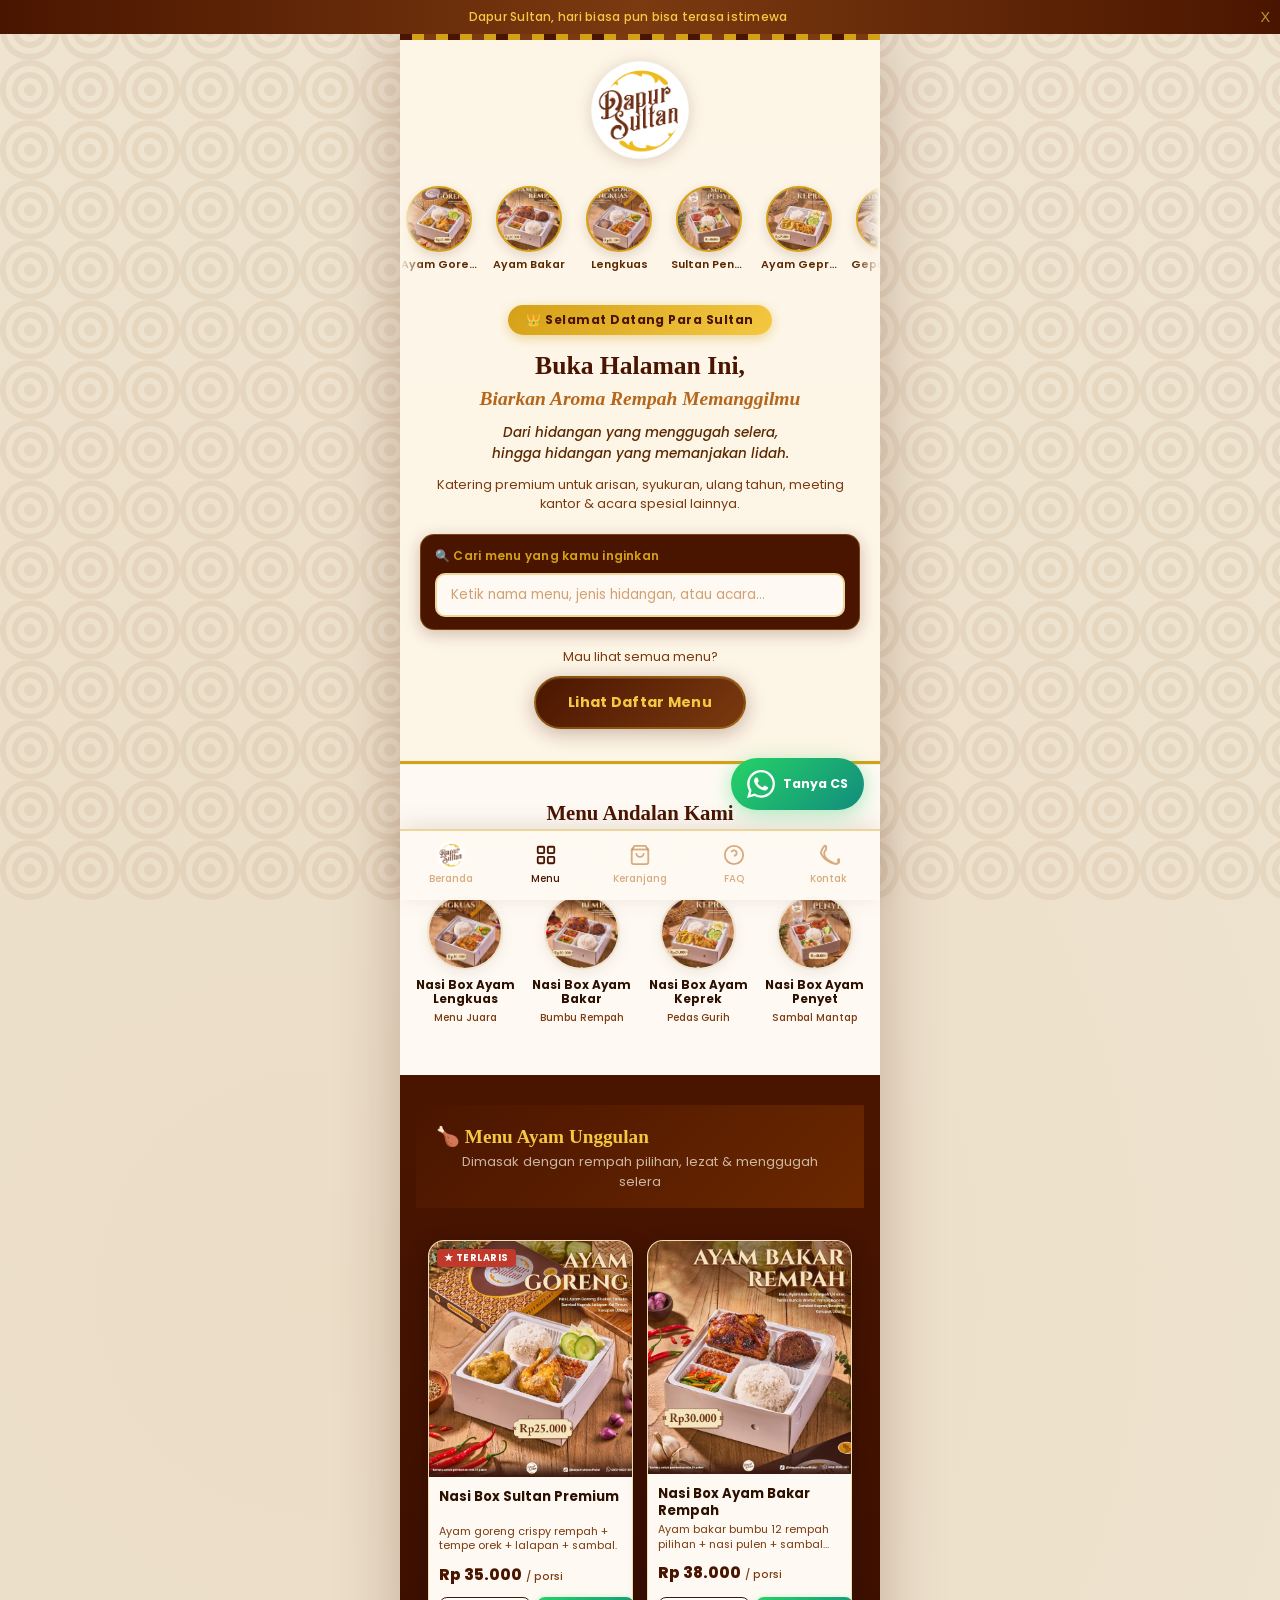
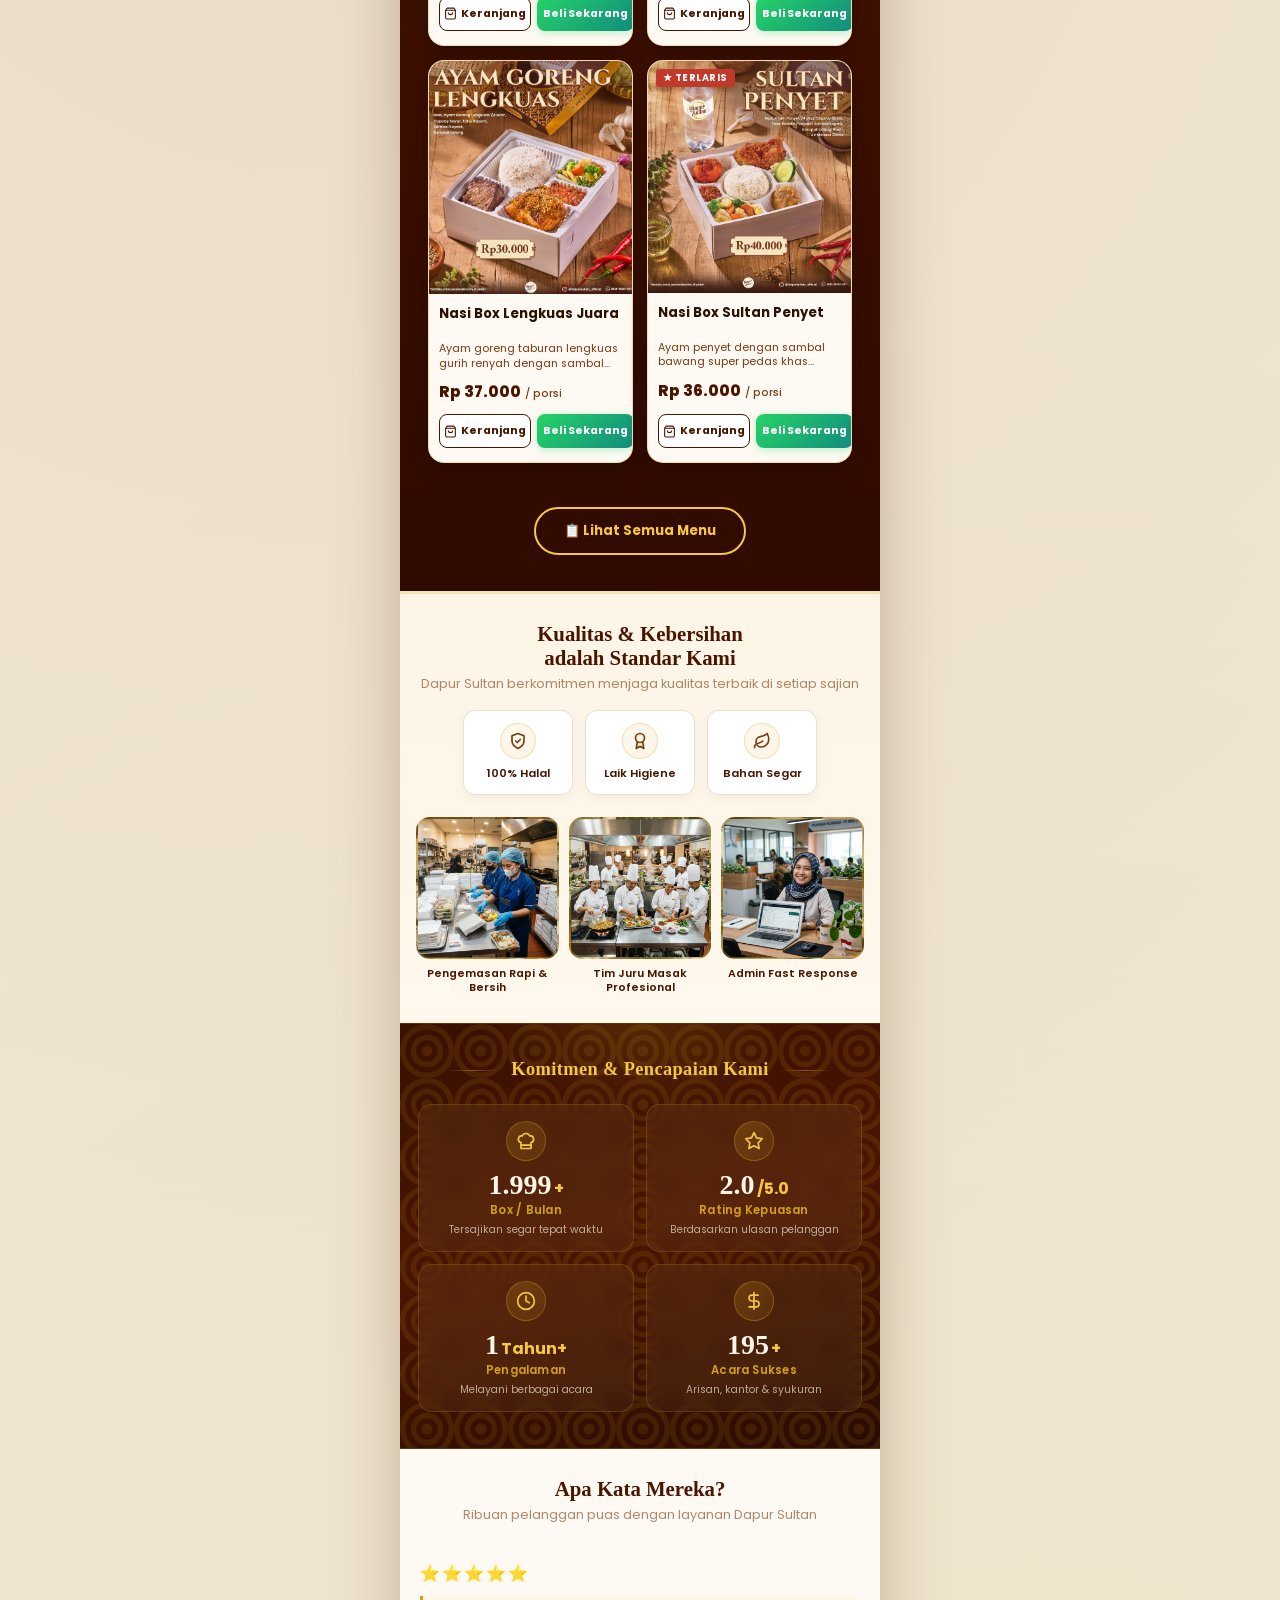
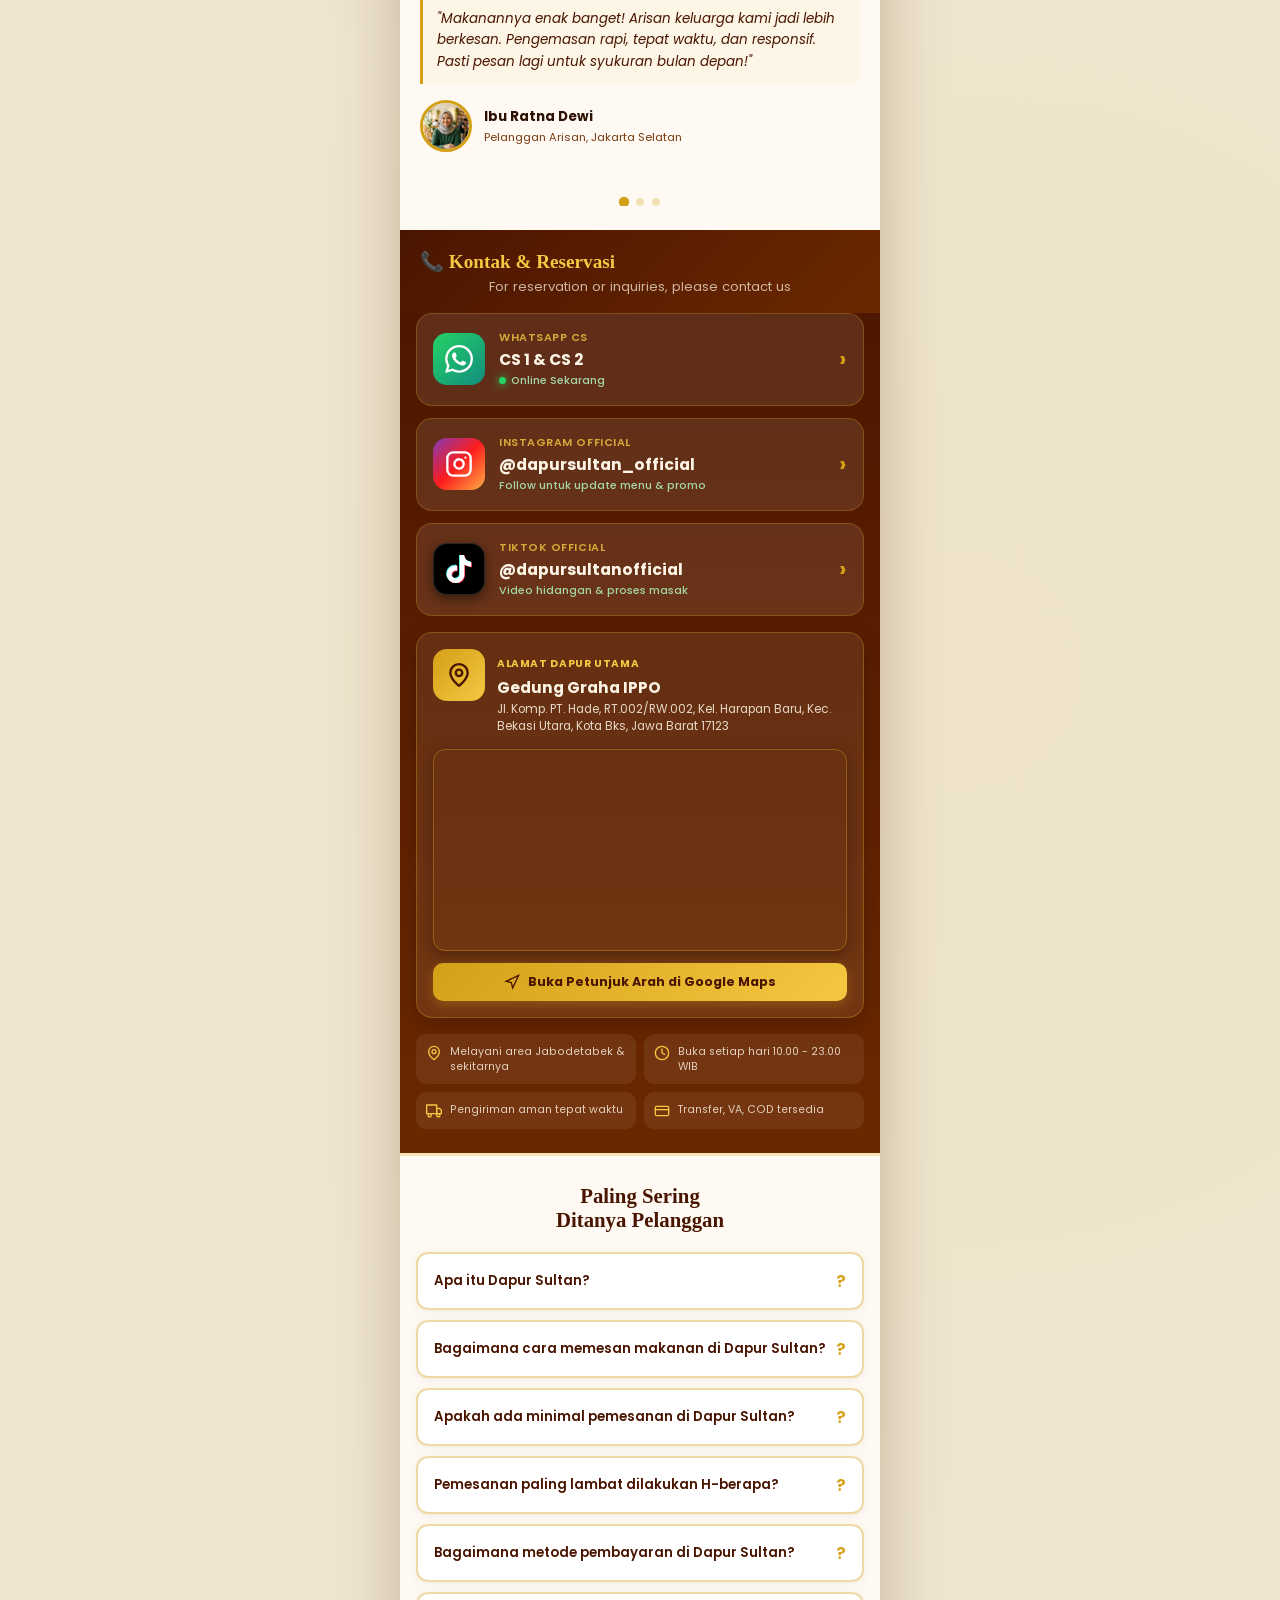
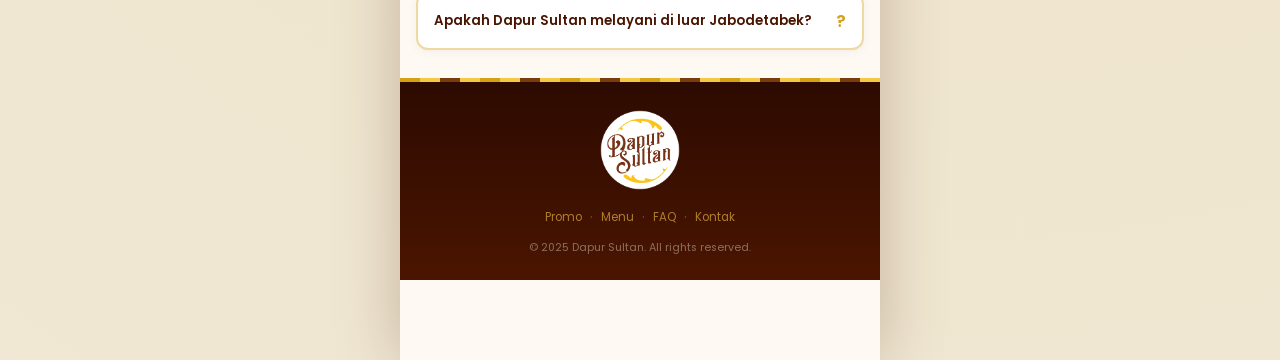
<file: index.html>
<!DOCTYPE html>
<html lang="id">

<head>
  <meta charset="UTF-8" />
  <meta name="viewport" content="width=device-width, initial-scale=1.0" />
  <title>Dapur Sultan - Selera Para Raja | Katering Premium</title>
  <meta name="description"
    content="Dapur Sultan - Katering premium dengan cita rasa terbaik untuk arisan, syukuran, ulang tahun, meeting kantor dan acara spesial. Pesan sekarang via WhatsApp!" />
  <link rel="preconnect" href="https://fonts.googleapis.com" />
  <link rel="preconnect" href="https://fonts.gstatic.com" crossorigin />
  <link href="https://fonts.googleapis.com/css2?family=Poppins:wght@300;400;500;600;700;800&display=swap"
    rel="stylesheet" />
  <link rel="stylesheet" href="style.css" />
</head>

<body>
  <div class="announcement-bar" id="ann-bar">
    Dapur Sultan, hari biasa pun bisa terasa istimewa
    <button class="ann-close" onclick="document.getElementById('ann-bar').style.display='none'"
      aria-label="Tutup">X</button>
  </div>
  <div class="page-wrapper">
    <header class="site-header" id="site-header">
      <div class="header-inner">
        <img src="img/logo.webp" alt="Dapur Sultan Logo" class="site-logo" id="site-logo" />
      </div>
      <div class="hero-food-strip" id="hero-food-strip">
        <div class="food-strip-track" id="food-strip-track">
          <div class="food-card" onclick="window.location.href='detail-produk.html?id=1'" role="button" tabindex="0"
            title="Detail Nasi Box Ayam Goreng">
            <div class="food-img food-img-real" style="background-image:url('img/ayam_Goreng.webp')"></div>
            <span class="food-label">Ayam Goreng</span>
          </div>
          <div class="food-card" onclick="window.location.href='detail-produk.html?id=2'" role="button" tabindex="0"
            title="Detail Ayam Bakar Rempah">
            <div class="food-img food-img-real" style="background-image:url('img/ayamBakar_rempah.webp')"></div>
            <span class="food-label">Ayam Bakar</span>
          </div>
          <div class="food-card" onclick="window.location.href='detail-produk.html?id=4'" role="button" tabindex="0"
            title="Detail Ayam Goreng Lengkuas">
            <div class="food-img food-img-real" style="background-image:url('img/ayamGoreng_lengkuas.webp')"></div>
            <span class="food-label">Lengkuas</span>
          </div>
          <div class="food-card" onclick="window.location.href='detail-produk.html?id=6'" role="button" tabindex="0"
            title="Detail Sultan Penyet">
            <div class="food-img food-img-real" style="background-image:url('img/sultan_penyet.webp')"></div>
            <span class="food-label">Sultan Penyet</span>
          </div>
          <div class="food-card" onclick="window.location.href='detail-produk.html?id=3'" role="button" tabindex="0"
            title="Detail Ayam Geprek">
            <div class="food-img food-img-real" style="background-image:url('img/ayam_Keprek.webp')"></div>
            <span class="food-label">Ayam Geprek</span>
          </div>
          <div class="food-card" onclick="window.location.href='detail-produk.html?id=3'" role="button" tabindex="0"
            title="Detail Geprek Istimewa">
            <div class="food-img food-img-real" style="background-image:url('img/keprek_istimewa.webp')"></div>
            <span class="food-label">Geprek Spesial</span>
          </div>
          <div class="food-card" onclick="window.location.href='detail-produk.html?id=5'" role="button" tabindex="0"
            title="Detail Rempah Istimewa">
            <div class="food-img food-img-real" style="background-image:url('img/rempah_istimewa.webp')"></div>
            <span class="food-label">Rempah Juara</span>
          </div>
          <div class="food-card" onclick="window.location.href='detail-produk.html?id=4'" role="button" tabindex="0"
            title="Detail Sultan Lengkuas">
            <div class="food-img food-img-real" style="background-image:url('img/sultan_lengkuas.webp')"></div>
            <span class="food-label">Sultan Lengkuas</span>
          </div>
        </div>
      </div>
      <div class="hero-cta">
        <div class="hero-welcome-badge">👑 Selamat Datang Para Sultan</div>
        <h1 class="hero-title">Buka Halaman Ini,<br /><span class="hero-title-rempah">Biarkan Aroma Rempah
            Memanggilmu</span></h1>
        <p class="hero-poetic">Dari hidangan yang menggugah selera,<br />hingga hidangan yang memanjakan lidah.</p>
        <p class="hero-sub">Katering premium untuk arisan, syukuran, ulang tahun, meeting kantor &amp; acara spesial
          lainnya.</p>
        <div class="hero-search-wrap" id="hero-search-wrap">
          <div class="search-label">&#128269; Cari menu yang kamu inginkan</div>
          <div class="hero-search-input-wrap">
            <input type="text" class="hero-search" id="hero-search"
              placeholder="Ketik nama menu, jenis hidangan, atau acara..." autocomplete="off" />
            <button type="button" class="hero-search-clear" id="hero-search-clear" aria-label="Hapus pencarian"
              style="display:none">&times;</button>
          </div>
          <div class="hero-search-dropdown" id="hero-search-dropdown" style="display:none"></div>
        </div>
        <p class="hero-cta-text">Mau lihat semua menu?</p>
        <a href="daftar-menu.html" class="btn-primary" id="btn-lihat-menu">Lihat Daftar Menu</a>
      </div>
    </header>


    <section class="kategori-section" id="kategori-section">
      <div class="section-header-light">
        <h2 class="section-title-dark">Menu Andalan Kami</h2>
        <p class="section-sub">Beragam pilihan varian hidangan lezat untuk setiap momen spesialmu</p>
      </div>
      <div class="kategori-grid">
        <a href="detail-produk.html?id=4" class="kat-item">
          <div class="kat-img-wrap">
            <img src="img/ayamGoreng_lengkuas.webp" alt="Nasi Box Ayam Lengkuas" class="kat-img" loading="lazy" />
          </div>
          <span class="kat-name">Nasi Box Ayam Lengkuas</span>
          <span class="kat-count">Menu Juara</span>
        </a>
        <a href="detail-produk.html?id=2" class="kat-item">
          <div class="kat-img-wrap">
            <img src="img/ayamBakar_rempah.webp" alt="Nasi Box Ayam Bakar" class="kat-img" loading="lazy" />
          </div>
          <span class="kat-name">Nasi Box Ayam Bakar</span>
          <span class="kat-count">Bumbu Rempah</span>
        </a>
        <a href="detail-produk.html?id=3" class="kat-item">
          <div class="kat-img-wrap">
            <img src="img/ayam_Keprek.webp" alt="Nasi Box Ayam Keprek" class="kat-img" loading="lazy" />
          </div>
          <span class="kat-name">Nasi Box Ayam Keprek</span>
          <span class="kat-count">Pedas Gurih</span>
        </a>
        <a href="detail-produk.html?id=6" class="kat-item">
          <div class="kat-img-wrap">
            <img src="img/sultan_penyet.webp" alt="Nasi Box Ayam Penyet" class="kat-img" loading="lazy" />
          </div>
          <span class="kat-name">Nasi Box Ayam Penyet</span>
          <span class="kat-count">Sambal Mantap</span>
        </a>
      </div>
    </section>
    <section class="menu-ayam-section" id="menu-ayam-section">
      <div class="section-header-dark">
        <h2 class="section-title-light">&#127831; Menu Ayam Unggulan</h2>
        <p class="section-sub-light">Dimasak dengan rempah pilihan, lezat &amp; menggugah selera</p>
      </div>
      <div class="menu-ayam-grid" id="menu-ayam-grid">
        <!-- Card 1: Ayam Goreng Sultan -->
        <div class="menu-card">
          <div class="menu-card-img-wrap" onclick="window.location.href='detail-produk.html?id=1'">
            <img src="img/ayam_Goreng.webp" alt="Nasi Box Sultan Premium" loading="lazy" />
            <span class="menu-card-badge">&#9733; Terlaris</span>
          </div>
          <div class="menu-card-info">
            <h3 class="menu-card-name" onclick="window.location.href='detail-produk.html?id=1'">Nasi Box Sultan Premium
            </h3>
            <p class="menu-card-desc">Ayam goreng crispy rempah + tempe orek + lalapan + sambal.</p>
            <div class="menu-card-price-row">
              <span class="menu-card-price">Rp 35.000</span>
              <span class="menu-card-price-unit"> / porsi</span>
            </div>
            <div class="menu-card-actions">
              <button class="btn-card-keranjang" onclick="addHomeCart(1, 10, 'Nasi Box Sultan Premium')">
                <svg viewBox="0 0 24 24" fill="none" stroke="currentColor" stroke-width="2" width="13" height="13">
                  <path d="M6 2 3 6v14a2 2 0 0 0 2 2h14a2 2 0 0 0 2-2V6l-3-4z" />
                  <line x1="3" y1="6" x2="21" y2="6" />
                  <path d="M16 10a4 4 0 0 1-8 0" />
                </svg>
                Keranjang
              </button>
              <a href="detail-produk.html?id=1" class="btn-card-beli">
                Beli Sekarang
              </a>
            </div>
          </div>
        </div>

        <!-- Card 2: Ayam Bakar Rempah -->
        <div class="menu-card">
          <div class="menu-card-img-wrap" onclick="window.location.href='detail-produk.html?id=2'">
            <img src="img/ayamBakar_rempah.webp" alt="Nasi Box Ayam Bakar Rempah" loading="lazy" />
          </div>
          <div class="menu-card-info">
            <h3 class="menu-card-name" onclick="window.location.href='detail-produk.html?id=2'">Nasi Box Ayam Bakar
              Rempah</h3>
            <p class="menu-card-desc">Ayam bakar bumbu 12 rempah pilihan + nasi pulen + sambal hijau.</p>
            <div class="menu-card-price-row">
              <span class="menu-card-price">Rp 38.000</span>
              <span class="menu-card-price-unit"> / porsi</span>
            </div>
            <div class="menu-card-actions">
              <button class="btn-card-keranjang" onclick="addHomeCart(2, 10, 'Nasi Box Ayam Bakar Rempah')">
                <svg viewBox="0 0 24 24" fill="none" stroke="currentColor" stroke-width="2" width="13" height="13">
                  <path d="M6 2 3 6v14a2 2 0 0 0 2 2h14a2 2 0 0 0 2-2V6l-3-4z" />
                  <line x1="3" y1="6" x2="21" y2="6" />
                  <path d="M16 10a4 4 0 0 1-8 0" />
                </svg>
                Keranjang
              </button>
              <a href="detail-produk.html?id=2" class="btn-card-beli">
                Beli Sekarang
              </a>
            </div>
          </div>
        </div>

        <!-- Card 3: Ayam Goreng Lengkuas -->
        <div class="menu-card">
          <div class="menu-card-img-wrap" onclick="window.location.href='detail-produk.html?id=4'">
            <img src="img/ayamGoreng_lengkuas.webp" alt="Nasi Box Lengkuas Juara" loading="lazy" />
          </div>
          <div class="menu-card-info">
            <h3 class="menu-card-name" onclick="window.location.href='detail-produk.html?id=4'">Nasi Box Lengkuas Juara
            </h3>
            <p class="menu-card-desc">Ayam goreng taburan lengkuas gurih renyah dengan sambal spesial.</p>
            <div class="menu-card-price-row">
              <span class="menu-card-price">Rp 37.000</span>
              <span class="menu-card-price-unit"> / porsi</span>
            </div>
            <div class="menu-card-actions">
              <button class="btn-card-keranjang" onclick="addHomeCart(4, 10, 'Nasi Box Lengkuas Juara')">
                <svg viewBox="0 0 24 24" fill="none" stroke="currentColor" stroke-width="2" width="13" height="13">
                  <path d="M6 2 3 6v14a2 2 0 0 0 2 2h14a2 2 0 0 0 2-2V6l-3-4z" />
                  <line x1="3" y1="6" x2="21" y2="6" />
                  <path d="M16 10a4 4 0 0 1-8 0" />
                </svg>
                Keranjang
              </button>
              <a href="detail-produk.html?id=4" class="btn-card-beli">
                Beli Sekarang
              </a>
            </div>
          </div>
        </div>

        <!-- Card 4: Sultan Penyet -->
        <div class="menu-card">
          <div class="menu-card-img-wrap" onclick="window.location.href='detail-produk.html?id=6'">
            <img src="img/sultan_penyet.webp" alt="Nasi Box Sultan Penyet" loading="lazy" />
            <span class="menu-card-badge">&#9733; Terlaris</span>
          </div>
          <div class="menu-card-info">
            <h3 class="menu-card-name" onclick="window.location.href='detail-produk.html?id=6'">Nasi Box Sultan Penyet
            </h3>
            <p class="menu-card-desc">Ayam penyet dengan sambal bawang super pedas khas Sultan komplit.</p>
            <div class="menu-card-price-row">
              <span class="menu-card-price">Rp 36.000</span>
              <span class="menu-card-price-unit"> / porsi</span>
            </div>
            <div class="menu-card-actions">
              <button class="btn-card-keranjang" onclick="addHomeCart(6, 10, 'Nasi Box Sultan Penyet')">
                <svg viewBox="0 0 24 24" fill="none" stroke="currentColor" stroke-width="2" width="13" height="13">
                  <path d="M6 2 3 6v14a2 2 0 0 0 2 2h14a2 2 0 0 0 2-2V6l-3-4z" />
                  <line x1="3" y1="6" x2="21" y2="6" />
                  <path d="M16 10a4 4 0 0 1-8 0" />
                </svg>
                Keranjang
              </button>
              <a href="detail-produk.html?id=6" class="btn-card-beli">
                Beli Sekarang
              </a>
            </div>
          </div>
        </div>
      </div>
      <div class="menu-ayam-cta">
        <a href="daftar-menu.html" class="btn-secondary">&#128203; Lihat Semua Menu</a>
      </div>
    </section>
    <section class="kualitas-section" id="kualitas-section">
      <div class="section-header-light">
        <h2 class="section-title-dark">Kualitas &amp; Kebersihan<br />adalah Standar Kami</h2>
        <p class="section-sub">Dapur Sultan berkomitmen menjaga kualitas terbaik di setiap sajian</p>
      </div>
      <div class="kualitas-badges">
        <div class="qual-badge">
          <div class="qual-icon-wrap">
            <svg viewBox="0 0 24 24" fill="none" stroke="currentColor" stroke-width="2.2" stroke-linecap="round"
              stroke-linejoin="round" class="qual-svg">
              <path d="M12 22s8-4 8-10V5l-8-3-8 3v7c0 6 8 10 8 10z" />
              <path d="m9 12 2 2 4-4" />
            </svg>
          </div>
          <span>100% Halal</span>
        </div>
        <div class="qual-badge">
          <div class="qual-icon-wrap">
            <svg viewBox="0 0 24 24" fill="none" stroke="currentColor" stroke-width="2.2" stroke-linecap="round"
              stroke-linejoin="round" class="qual-svg">
              <circle cx="12" cy="8" r="6" />
              <path d="M15.477 12.89 17 22l-5-3-5 3 1.523-9.11" />
            </svg>
          </div>
          <span>Laik Higiene</span>
        </div>
        <div class="qual-badge">
          <div class="qual-icon-wrap">
            <svg viewBox="0 0 24 24" fill="none" stroke="currentColor" stroke-width="2.2" stroke-linecap="round"
              stroke-linejoin="round" class="qual-svg">
              <path d="M11 20A7 7 0 0 1 9.8 6.1C15.5 5 17 4.48 19 2c1 2 2 4.18 2 8 0 5.5-4.78 10-10 10Z" />
              <path d="M2 21c0-3 1.85-5.36 5.08-6C9.5 14.52 12 13 13 12" />
            </svg>
          </div>
          <span>Bahan Segar</span>
        </div>
      </div>
      <div class="kualitas-photos">
        <div class="qual-photo-card">
          <div class="qual-photo qual-photo-real" style="background-image:url('img/qual_pengemasan.webp')"></div><span
            class="qual-photo-label">Pengemasan Rapi &amp; Bersih</span>
        </div>
        <div class="qual-photo-card">
          <div class="qual-photo qual-photo-real" style="background-image:url('img/qual_chef.webp')"></div><span
            class="qual-photo-label">Tim Juru Masak Profesional</span>
        </div>
        <div class="qual-photo-card">
          <div class="qual-photo qual-photo-real" style="background-image:url('img/qual_admin.webp')"></div><span
            class="qual-photo-label">Admin Fast Response</span>
        </div>
      </div>
    </section>

    <section class="stats-section" id="stats-section">
      <div class="stats-header">
        <div class="ornament-line"></div>
        <h2 class="stats-title">Komitmen &amp; Pencapaian Kami</h2>
        <div class="ornament-line"></div>
      </div>
      <div class="stats-grid">
        <div class="stat-card">
          <div class="stat-icon-wrap">
            <svg viewBox="0 0 24 24" fill="none" stroke="currentColor" stroke-width="2" stroke-linecap="round"
              stroke-linejoin="round" class="stat-svg">
              <path
                d="M6 13.87A4 4 0 0 1 7.41 6a5.11 5.11 0 0 1 1.05-1.54 5 5 0 0 1 7.08 0A5.11 5.11 0 0 1 16.59 6 4 4 0 0 1 18 13.87V21H6Z" />
              <line x1="6" y1="17" x2="18" y2="17" />
            </svg>
          </div>
          <div class="stat-number-wrap">
            <span class="stat-num" data-target="5000">0</span><span class="stat-plus">+</span>
          </div>
          <div class="stat-unit">Box / Bulan</div>
          <div class="stat-label">Tersajikan segar tepat waktu</div>
        </div>
        <div class="stat-card">
          <div class="stat-icon-wrap">
            <svg viewBox="0 0 24 24" fill="none" stroke="currentColor" stroke-width="2" stroke-linecap="round"
              stroke-linejoin="round" class="stat-svg">
              <polygon
                points="12 2 15.09 8.26 22 9.27 17 14.14 18.18 21.02 12 17.77 5.82 21.02 7 14.14 2 9.27 8.91 8.26 12 2" />
            </svg>
          </div>
          <div class="stat-number-wrap">
            <span class="stat-num" data-target="5.0">0</span><span class="stat-plus">/5.0</span>
          </div>
          <div class="stat-unit">Rating Kepuasan</div>
          <div class="stat-label">Berdasarkan ulasan pelanggan</div>
        </div>
        <div class="stat-card">
          <div class="stat-icon-wrap">
            <svg viewBox="0 0 24 24" fill="none" stroke="currentColor" stroke-width="2" stroke-linecap="round"
              stroke-linejoin="round" class="stat-svg">
              <circle cx="12" cy="12" r="10" />
              <polyline points="12 6 12 12 16 14" />
            </svg>
          </div>
          <div class="stat-number-wrap">
            <span class="stat-num" data-target="5">0</span><span class="stat-plus"> Tahun+</span>
          </div>
          <div class="stat-unit">Pengalaman</div>
          <div class="stat-label">Melayani berbagai acara</div>
        </div>
        <div class="stat-card">
          <div class="stat-icon-wrap">
            <svg viewBox="0 0 24 24" fill="none" stroke="currentColor" stroke-width="2" stroke-linecap="round"
              stroke-linejoin="round" class="stat-svg">
              <path d="M12 2v20" />
              <path d="M17 5H9.5a3.5 3.5 0 0 0 0 7h5a3.5 3.5 0 0 1 0 7H6" />
            </svg>
          </div>
          <div class="stat-number-wrap">
            <span class="stat-num" data-target="500">0</span><span class="stat-plus">+</span>
          </div>
          <div class="stat-unit">Acara Sukses</div>
          <div class="stat-label">Arisan, kantor &amp; syukuran</div>
        </div>
      </div>
    </section>

    <section class="testimoni-section" id="testimoni-section">
      <div class="section-header-light">
        <h2 class="section-title-dark">Apa Kata Mereka?</h2>
        <p class="section-sub">Ribuan pelanggan puas dengan layanan Dapur Sultan</p>
      </div>
      <div class="testi-slider" id="testi-slider">
        <div class="testi-track" id="testi-track">
          <div class="testi-card" id="testi-1">
            <div class="testi-stars">&#11088;&#11088;&#11088;&#11088;&#11088;</div>
            <p class="testi-text">"Makanannya enak banget! Arisan keluarga kami jadi lebih berkesan. Pengemasan rapi,
              tepat waktu, dan responsif. Pasti pesan lagi untuk syukuran bulan depan!"</p>
            <div class="testi-user">
              <img src="img/testi_1.webp" alt="Ibu Ratna" class="testi-avatar" />
              <div class="testi-user-info"><span class="testi-name">Ibu Ratna Dewi</span><span
                  class="testi-role">Pelanggan Arisan, Jakarta Selatan</span></div>
            </div>
          </div>
          <div class="testi-card" id="testi-2">
            <div class="testi-stars">&#11088;&#11088;&#11088;&#11088;&#11088;</div>
            <p class="testi-text">"Pesan untuk meeting kantor 50 orang. Kualitas luar biasa, nasi boxnya lengkap dan
              variatif. Admin sangat responsif dan profesional. Recommended banget buat acara korporat!"</p>
            <div class="testi-user">
              <img src="img/testi_2.webp" alt="Pak Hendra" class="testi-avatar" />
              <div class="testi-user-info"><span class="testi-name">Bapak Hendra Gunawan</span><span
                  class="testi-role">Manager HRD, Tangerang</span></div>
            </div>
          </div>
          <div class="testi-card" id="testi-3">
            <div class="testi-stars">&#11088;&#11088;&#11088;&#11088;&#11088;</div>
            <p class="testi-text">"Tumpeng untuk ulang tahun mama sangat cantik dan rasanya juara! Semua tamu nanya
              katering mana. Harga terjangkau untuk kualitas premium. Terima kasih Dapur Sultan!"</p>
            <div class="testi-user">
              <img src="img/testi_3.webp" alt="Mbak Dina" class="testi-avatar" />
              <div class="testi-user-info"><span class="testi-name">Dina Pratiwi</span><span
                  class="testi-role">Pelanggan Setia, Bekasi</span></div>
            </div>
          </div>
        </div>
        <div class="testi-dots" id="testi-dots">
          <button class="testi-dot active" onclick="goTesti(0)"></button>
          <button class="testi-dot" onclick="goTesti(1)"></button>
          <button class="testi-dot" onclick="goTesti(2)"></button>
        </div>
      </div>
    </section>
    <section class="contact-section" id="contact-section">
      <div class="section-header-dark">
        <h2 class="section-title-light">&#128222; Kontak &amp; Reservasi</h2>
        <p class="section-sub-light">For reservation or inquiries, please contact us</p>
      </div>
      <div class="contact-cards">
        <a href="javascript:void(0)" onclick="openCSModal('Halo Dapur Sultan, saya ingin konsultasi pemesanan katering.')"
          class="contact-card" id="contact-wa">
          <div class="contact-card-icon wa-icon">
            <svg viewBox="0 0 24 24" fill="currentColor" width="28" height="28">
              <path
                d="M17.472 14.382c-.297-.149-1.758-.867-2.03-.967-.273-.099-.471-.148-.67.15-.197.297-.767.966-.94 1.164-.173.199-.347.223-.644.075-.297-.15-1.255-.463-2.39-1.475-.883-.788-1.48-1.761-1.653-2.059-.173-.297-.018-.458.13-.606.134-.133.298-.347.446-.52.149-.174.198-.298.298-.497.099-.198.05-.371-.025-.52-.075-.149-.669-1.612-.916-2.207-.242-.579-.487-.5-.669-.51-.173-.008-.371-.01-.57-.01-.198 0-.52.074-.792.372-.272.297-1.04 1.016-1.04 2.479 0 1.462 1.065 2.875 1.213 3.074.149.198 2.096 3.2 5.077 4.487.709.306 1.262.489 1.694.625.712.227 1.36.195 1.871.118.571-.085 1.758-.719 2.006-1.413.248-.694.248-1.289.173-1.413-.074-.124-.272-.198-.57-.347m-5.421 7.403h-.004a9.87 9.87 0 01-5.031-1.378l-.361-.214-3.741.982.998-3.648-.235-.374a9.86 9.86 0 01-1.51-5.26c.001-5.45 4.436-9.884 9.888-9.884 2.64 0 5.122 1.03 6.988 2.898a9.825 9.825 0 012.893 6.994c-.003 5.45-4.437 9.884-9.885 9.884m8.413-18.297A11.815 11.815 0 0012.05 0C5.495 0 .16 5.335.157 11.892c0 2.096.547 4.142 1.588 5.945L.057 24l6.305-1.654a11.882 11.882 0 005.683 1.448h.005c6.554 0 11.890-5.335 11.893-11.893a11.821 11.821 0 00-3.48-8.413z" />
            </svg>
          </div>
          <div class="contact-card-info">
            <span class="contact-card-label">WhatsApp CS</span>
            <span class="contact-card-num">CS 1 &amp; CS 2</span>
            <span class="contact-card-status"><span class="status-dot"></span> Online Sekarang</span>
          </div>
          <span class="contact-card-arrow">&#8250;</span>
        </a>
        <a href="https://instagram.com/dapursultan_official" class="contact-card" id="contact-ig" target="_blank"
          rel="noopener">
          <div class="contact-card-icon ig-icon">
            <svg viewBox="0 0 24 24" fill="none" stroke="currentColor" stroke-width="2" stroke-linecap="round"
              stroke-linejoin="round" width="28" height="28">
              <rect x="2" y="2" width="20" height="20" rx="5" ry="5"></rect>
              <path d="M16 11.37A4 4 0 1 1 12.63 8 4 4 0 0 1 16 11.37z"></path>
              <line x1="17.5" y1="6.5" x2="17.51" y2="6.5"></line>
            </svg>
          </div>
          <div class="contact-card-info">
            <span class="contact-card-label">Instagram Official</span>
            <span class="contact-card-num">@dapursultan_official</span>
            <span class="contact-card-status">Follow untuk update menu &amp; promo</span>
          </div>
          <span class="contact-card-arrow">&#8250;</span>
        </a>
        <a href="https://tiktok.com/@dapursultanofficial" class="contact-card" id="contact-tiktok" target="_blank"
          rel="noopener">
          <div class="contact-card-icon tiktok-icon">
            <svg viewBox="0 0 24 24" width="28" height="28" fill="none" xmlns="http://www.w3.org/2000/svg">
              <path
                d="M12.525.02c1.31-.02 2.61-.01 3.91-.02.08 1.53.63 3.09 1.75 4.17 1.12 1.11 2.7 1.62 4.24 1.79v4.03c-1.44-.05-2.89-.35-4.2-.97-.57-.26-1.1-.59-1.62-.93-.01 2.92.01 5.84-.02 8.75-.08 1.4-.54 2.79-1.35 3.94-1.31 1.92-3.58 3.17-5.91 3.21-1.43.08-2.86-.31-4.08-1.03-2.02-1.19-3.44-3.37-3.65-5.71-.02-.5-.03-1-.01-1.49.18-1.9 1.12-3.72 2.58-4.96 1.66-1.44 3.98-2.13 6.15-1.72.02 1.48-.04 2.96-.04 4.44-.99-.32-2.15-.23-3.02.37-.63.41-1.11 1.04-1.36 1.75-.21.51-.24 1.07-.14 1.61.24 1.64 1.82 2.89 3.5 2.77 1.81-.03 3.32-1.52 3.36-3.33.05-4.45.02-8.9.03-13.35.01-1.74-.01-3.48.01-5.22z"
                fill="#FE2C55" transform="translate(0.6, 0.6)" />
              <path
                d="M12.525.02c1.31-.02 2.61-.01 3.91-.02.08 1.53.63 3.09 1.75 4.17 1.12 1.11 2.7 1.62 4.24 1.79v4.03c-1.44-.05-2.89-.35-4.2-.97-.57-.26-1.1-.59-1.62-.93-.01 2.92.01 5.84-.02 8.75-.08 1.4-.54 2.79-1.35 3.94-1.31 1.92-3.58 3.17-5.91 3.21-1.43.08-2.86-.31-4.08-1.03-2.02-1.19-3.44-3.37-3.65-5.71-.02-.5-.03-1-.01-1.49.18-1.9 1.12-3.72 2.58-4.96 1.66-1.44 3.98-2.13 6.15-1.72.02 1.48-.04 2.96-.04 4.44-.99-.32-2.15-.23-3.02.37-.63.41-1.11 1.04-1.36 1.75-.21.51-.24 1.07-.14 1.61.24 1.64 1.82 2.89 3.5 2.77 1.81-.03 3.32-1.52 3.36-3.33.05-4.45.02-8.9.03-13.35.01-1.74-.01-3.48.01-5.22z"
                fill="#25F4EE" transform="translate(-0.6, -0.6)" />
              <path
                d="M12.525.02c1.31-.02 2.61-.01 3.91-.02.08 1.53.63 3.09 1.75 4.17 1.12 1.11 2.7 1.62 4.24 1.79v4.03c-1.44-.05-2.89-.35-4.2-.97-.57-.26-1.1-.59-1.62-.93-.01 2.92.01 5.84-.02 8.75-.08 1.4-.54 2.79-1.35 3.94-1.31 1.92-3.58 3.17-5.91 3.21-1.43.08-2.86-.31-4.08-1.03-2.02-1.19-3.44-3.37-3.65-5.71-.02-.5-.03-1-.01-1.49.18-1.9 1.12-3.72 2.58-4.96 1.66-1.44 3.98-2.13 6.15-1.72.02 1.48-.04 2.96-.04 4.44-.99-.32-2.15-.23-3.02.37-.63.41-1.11 1.04-1.36 1.75-.21.51-.24 1.07-.14 1.61.24 1.64 1.82 2.89 3.5 2.77 1.81-.03 3.32-1.52 3.36-3.33.05-4.45.02-8.9.03-13.35.01-1.74-.01-3.48.01-5.22z"
                fill="#FFFFFF" />
            </svg>
          </div>
          <div class="contact-card-info">
            <span class="contact-card-label">TikTok Official</span>
            <span class="contact-card-num">@dapursultanofficial</span>
            <span class="contact-card-status">Video hidangan &amp; proses masak</span>
          </div>
          <span class="contact-card-arrow">&#8250;</span>
        </a>
      </div>

      <div class="maps-card">
        <div class="maps-header">
          <div class="contact-card-icon location-icon">
            <svg viewBox="0 0 24 24" fill="none" stroke="currentColor" stroke-width="2.2" stroke-linecap="round"
              stroke-linejoin="round" width="26" height="26">
              <path d="M20 10c0 6-8 12-8 12s-8-6-8-12a8 8 0 0 1 16 0Z" />
              <circle cx="12" cy="10" r="3" />
            </svg>
          </div>
          <div class="maps-header-info">
            <span class="maps-badge">Alamat Dapur Utama</span>
            <h3 class="maps-address-title">Gedung Graha IPPO</h3>
            <p class="maps-address-text">Jl. Komp. PT. Hade, RT.002/RW.002, Kel. Harapan Baru, Kec. Bekasi Utara, Kota
              Bks, Jawa Barat 17123</p>
          </div>
        </div>
        <div class="maps-iframe-wrap">
          <iframe
            src="https://www.google.com/maps/embed?pb=!1m18!1m12!1m3!1d3966.3077123496932!2d107.0134602745271!3d-6.223095893764955!2m3!1f0!2f0!3f0!3m2!1i1024!2i768!4f13.1!3m3!1m2!1s0x2e698fdddfb1ad2d%3A0xc98a258c789f2a78!2sGRAHA%20IPPO!5e0!3m2!1sid!2sid!4v1787127285716!5m2!1sid!2sid"
            width="100%" height="220" style="border:0;" allowfullscreen="" loading="lazy"
            referrerpolicy="strict-origin-when-cross-origin" title="Lokasi Dapur Sultan Graha IPPO"></iframe>
        </div>
        <a href="https://maps.google.com/?q=GRAHA+IPPO+Bekasi" class="maps-open-btn" target="_blank" rel="noopener">
          <svg viewBox="0 0 24 24" fill="none" stroke="currentColor" stroke-width="2" width="16" height="16">
            <polygon points="3 11 22 2 13 21 11 13 3 11" />
          </svg>
          Buka Petunjuk Arah di Google Maps
        </a>
      </div>

      <div class="contact-info-row">
        <div class="contact-info-item">
          <svg viewBox="0 0 24 24" fill="none" stroke="currentColor" stroke-width="2" stroke-linecap="round"
            stroke-linejoin="round" class="contact-svg">
            <path d="M20 10c0 6-8 12-8 12s-8-6-8-12a8 8 0 0 1 16 0Z" />
            <circle cx="12" cy="10" r="3" />
          </svg>
          <span>Melayani area Jabodetabek &amp; sekitarnya</span>
        </div>
        <div class="contact-info-item">
          <svg viewBox="0 0 24 24" fill="none" stroke="currentColor" stroke-width="2" stroke-linecap="round"
            stroke-linejoin="round" class="contact-svg">
            <circle cx="12" cy="12" r="10" />
            <polyline points="12 6 12 12 16 14" />
          </svg>
          <span>Buka setiap hari 10.00 - 23.00 WIB</span>
        </div>
        <div class="contact-info-item">
          <svg viewBox="0 0 24 24" fill="none" stroke="currentColor" stroke-width="2" stroke-linecap="round"
            stroke-linejoin="round" class="contact-svg">
            <rect x="1" y="3" width="15" height="13" />
            <polygon points="16 8 20 8 23 11 23 16 16 16 16 8" />
            <circle cx="5.5" cy="18.5" r="2.5" />
            <circle cx="18.5" cy="18.5" r="2.5" />
          </svg>
          <span>Pengiriman aman tepat waktu</span>
        </div>
        <div class="contact-info-item">
          <svg viewBox="0 0 24 24" fill="none" stroke="currentColor" stroke-width="2" stroke-linecap="round"
            stroke-linejoin="round" class="contact-svg">
            <rect width="20" height="14" x="2" y="5" rx="2" />
            <line x1="2" x2="22" y1="10" y2="10" />
          </svg>
          <span>Transfer, VA, COD tersedia</span>
        </div>
      </div>
    </section>
    <section class="faq-section" id="faq-section">
      <div class="section-header-light">
        <h2 class="section-title-dark">Paling Sering<br />Ditanya Pelanggan</h2>
      </div>
      <div class="faq-list" id="faq-list">
        <div class="faq-item" id="faq-1"><button class="faq-q" onclick="toggleFaq(1)"><span>Apa itu Dapur
              Sultan?</span><span class="faq-arrow">?</span></button>
          <div class="faq-a" id="faq-ans-1" hidden>
            <p>Dapur Sultan adalah layanan katering yang menyediakan berbagai pilihan hidangan untuk acara kecil maupun
              besar. Dengan menu yang lezat dan berkualitas, Dapur Sultan cocok untuk arisan, syukuran, ulang tahun,
              meeting kantor, hingga berbagai acara spesial lainnya.</p>
            <p>Mau acara lebih praktis tanpa pusing urusan makanan? Serahkan hidangannya kepada Dapur Sultan.</p>
          </div>
        </div>
        <div class="faq-item" id="faq-2"><button class="faq-q" onclick="toggleFaq(2)"><span>Bagaimana cara memesan
              makanan di Dapur Sultan?</span><span class="faq-arrow">?</span></button>
          <div class="faq-a" id="faq-ans-2" hidden>
            <p>Pilih menu yang kamu inginkan, tentukan jumlah pesanan dan tanggal acara, lalu hubungi Customer Service
              Dapur Sultan melalui nomor WhatsApp resmi kami:</p>
            <div class="faq-wa-links">
              <a href="javascript:void(0)" onclick="openCSModal('Halo Dapur Sultan, saya ingin konsultasi pemesanan katering.')" class="faq-wa-btn">
                WhatsApp CS 1 &amp; CS 2
              </a>
            </div>
          </div>
        </div>
        <div class="faq-item" id="faq-3"><button class="faq-q" onclick="toggleFaq(3)"><span>Apakah ada minimal pemesanan
              di Dapur Sultan?</span><span class="faq-arrow">?</span></button>
          <div class="faq-a" id="faq-ans-3" hidden>
            <p>Ya, Dapur Sultan menerima pemesanan dengan minimal <strong>10 pax</strong>. Jumlah tersebut dapat
              disesuaikan dengan kebutuhan acaramu.</p>
          </div>
        </div>
        <div class="faq-item" id="faq-4"><button class="faq-q" onclick="toggleFaq(4)"><span>Pemesanan paling lambat
              dilakukan H-berapa?</span><span class="faq-arrow">?</span></button>
          <div class="faq-a" id="faq-ans-4" hidden>
            <p>Untuk memastikan pesanan dapat dipersiapkan dengan optimal, kami menyarankan pemesanan dilakukan maksimal
              <strong>H-1</strong> sebelum acara. Untuk acara besar (50+ pax) disarankan minimal H-3.
            </p>
          </div>
        </div>
        <div class="faq-item" id="faq-5"><button class="faq-q" onclick="toggleFaq(5)"><span>Bagaimana metode pembayaran
              di Dapur Sultan?</span><span class="faq-arrow">?</span></button>
          <div class="faq-a" id="faq-ans-5" hidden>
            <p>Pembayaran dapat dilakukan melalui <strong>Transfer / Virtual Account (VA)</strong> maupun <strong>Cash
                On Delivery</strong>. Kamu dapat memberikan DP terlebih dahulu, dengan pelunasan maksimal pada hari H
              pengiriman.</p>
          </div>
        </div>
        <div class="faq-item" id="faq-6"><button class="faq-q" onclick="toggleFaq(6)"><span>Apakah Dapur Sultan melayani
              di luar Jabodetabek?</span><span class="faq-arrow">?</span></button>
          <div class="faq-a" id="faq-ans-6" hidden>
            <p>Saat ini Dapur Sultan melayani area <strong>Jabodetabek</strong> dan sekitarnya. Untuk wilayah lain,
              silakan hubungi CS kami terlebih dahulu untuk konfirmasi ketersediaan pengiriman.</p>
          </div>
        </div>
      </div>
    </section>

    <footer class="site-footer" id="site-footer">
      <div class="footer-inner">
        <img src="img/logo.webp" alt="Dapur Sultan" class="footer-logo" />
        <div class="footer-links">
          <a href="#promo-section" class="footer-link">Promo</a>
          <span class="footer-sep">&#183;</span>
          <a href="#menu-ayam-section" class="footer-link">Menu</a>
          <span class="footer-sep">&#183;</span>
          <a href="#faq-section" class="footer-link">FAQ</a>
          <span class="footer-sep">&#183;</span>
          <a href="#contact-section" class="footer-link">Kontak</a>
        </div>
        <p class="footer-copy">&copy; 2025 Dapur Sultan. All rights reserved.</p>
      </div>
    </footer>
    <nav class="bottom-nav" id="bottom-nav">
      <a href="#" class="nav-item nav-active" id="nav-home">
        <div class="nav-icon-wrap"><img src="img/logo.webp" alt="" class="nav-logo-icon" /></div><span>Beranda</span>
      </a>
      <a href="daftar-menu.html" class="nav-item" id="nav-menu">
        <div class="nav-icon-wrap"><svg viewBox="0 0 24 24" fill="none" stroke="currentColor" stroke-width="2"
            width="22" height="22">
            <rect x="3" y="3" width="7" height="7" rx="1" />
            <rect x="14" y="3" width="7" height="7" rx="1" />
            <rect x="14" y="14" width="7" height="7" rx="1" />
            <rect x="3" y="14" width="7" height="7" rx="1" />
          </svg></div><span>Menu</span>
      </a>
      <a href="keranjang.html" class="nav-item" id="nav-cart">
        <div class="nav-icon-wrap" style="position:relative;">
          <svg viewBox="0 0 24 24" fill="none" stroke="currentColor" stroke-width="2" width="22" height="22">
            <path d="M6 2 3 6v14a2 2 0 0 0 2 2h14a2 2 0 0 0 2-2V6l-3-4z" />
            <line x1="3" y1="6" x2="21" y2="6" />
            <path d="M16 10a4 4 0 0 1-8 0" />
          </svg>
          <span class="cart-badge" style="display:none">0</span>
        </div>
        <span>Keranjang</span>
      </a>
      <a href="#faq-section" class="nav-item" id="nav-faq">
        <div class="nav-icon-wrap"><svg viewBox="0 0 24 24" fill="none" stroke="currentColor" stroke-width="2"
            width="22" height="22">
            <circle cx="12" cy="12" r="10" />
            <path d="M9.09 9a3 3 0 015.83 1c0 2-3 3-3 3" />
            <line x1="12" y1="17" x2="12.01" y2="17" />
          </svg></div><span>FAQ</span>
      </a>
      <a href="#contact-section" class="nav-item" id="nav-kontak">
        <div class="nav-icon-wrap"><svg viewBox="0 0 24 24" fill="none" stroke="currentColor" stroke-width="2"
            width="22" height="22">
            <path
              d="M22 16.92v3a2 2 0 01-2.18 2 19.79 19.79 0 01-8.63-3.07A19.5 19.5 0 013.07 9.63 19.79 19.79 0 017 2a2 2 0 011.92.5v2.9A2 2 0 017.48 7.5C6.76 9 6.54 10.6 7 12c.3 1 .77 1.9 1.43 2.73l.4.5A11 11 0 0012 18a11 11 0 002.73 1.43l.5.4c.83.66 1.73 1.13 2.73 1.43 1.4.46 3 .24 4.5-.48A2 2 0 0124 19.08v-2.16z" />
          </svg></div><span>Kontak</span>
      </a>
    </nav>
  </div>

  <a href="javascript:void(0)" onclick="openCSModal('Halo Dapur Sultan, saya ingin bertanya tentang menu katering.')" class="float-wa"
    id="float-wa">
    <svg viewBox="0 0 24 24" fill="currentColor" width="28" height="28">
      <path
        d="M17.472 14.382c-.297-.149-1.758-.867-2.03-.967-.273-.099-.471-.148-.67.15-.197.297-.767.966-.94 1.164-.173.199-.347.223-.644.075-.297-.15-1.255-.463-2.39-1.475-.883-.788-1.48-1.761-1.653-2.059-.173-.297-.018-.458.13-.606.134-.133.298-.347.446-.52.149-.174.198-.298.298-.497.099-.198.05-.371-.025-.52-.075-.149-.669-1.612-.916-2.207-.242-.579-.487-.5-.669-.51-.173-.008-.371-.01-.57-.01-.198 0-.52.074-.792.372-.272.297-1.04 1.016-1.04 2.479 0 1.462 1.065 2.875 1.213 3.074.149.198 2.096 3.2 5.077 4.487.709.306 1.262.489 1.694.625.712.227 1.36.195 1.871.118.571-.085 1.758-.719 2.006-1.413.248-.694.248-1.289.173-1.413-.074-.124-.272-.198-.57-.347m-5.421 7.403h-.004a9.87 9.87 0 01-5.031-1.378l-.361-.214-3.741.982.998-3.648-.235-.374a9.86 9.86 0 01-1.51-5.26c.001-5.45 4.436-9.884 9.888-9.884 2.64 0 5.122 1.03 6.988 2.898a9.825 9.825 0 012.893 6.994c-.003 5.45-4.437 9.884-9.885 9.884m8.413-18.297A11.815 11.815 0 0012.05 0C5.495 0 .16 5.335.157 11.892c0 2.096.547 4.142 1.588 5.945L.057 24l6.305-1.654a11.882 11.882 0 005.683 1.448h.005c6.554 0 11.890-5.335 11.893-11.893a11.821 11.821 0 00-3.48-8.413z" />
    </svg>
    <span class="float-wa-label">Tanya CS</span>
  </a>

  <!-- Floating Toast on Home -->
  <div class="home-toast" id="home-toast"></div>

  <script src="menu-data.js"></script>
  <script src="main.js"></script>
  <script>
    // Home cart helper
    function addHomeCart(id, qty, name) {
      if (window.DS_CART) {
        DS_CART.add(id, qty);
        showHomeToast('✓ ' + name + ' ditambahkan ke keranjang');
      }
    }
    function showHomeToast(msg) {
      const t = document.getElementById('home-toast');
      if (!t) return;
      t.textContent = msg;
      t.classList.add('show');
      setTimeout(() => t.classList.remove('show'), 2200);
    }
    // Update badge on load
    document.addEventListener('DOMContentLoaded', () => {
      if (window.DS_CART) DS_CART.updateBadge();
    });
  </script>
</body>

</html>
</file>
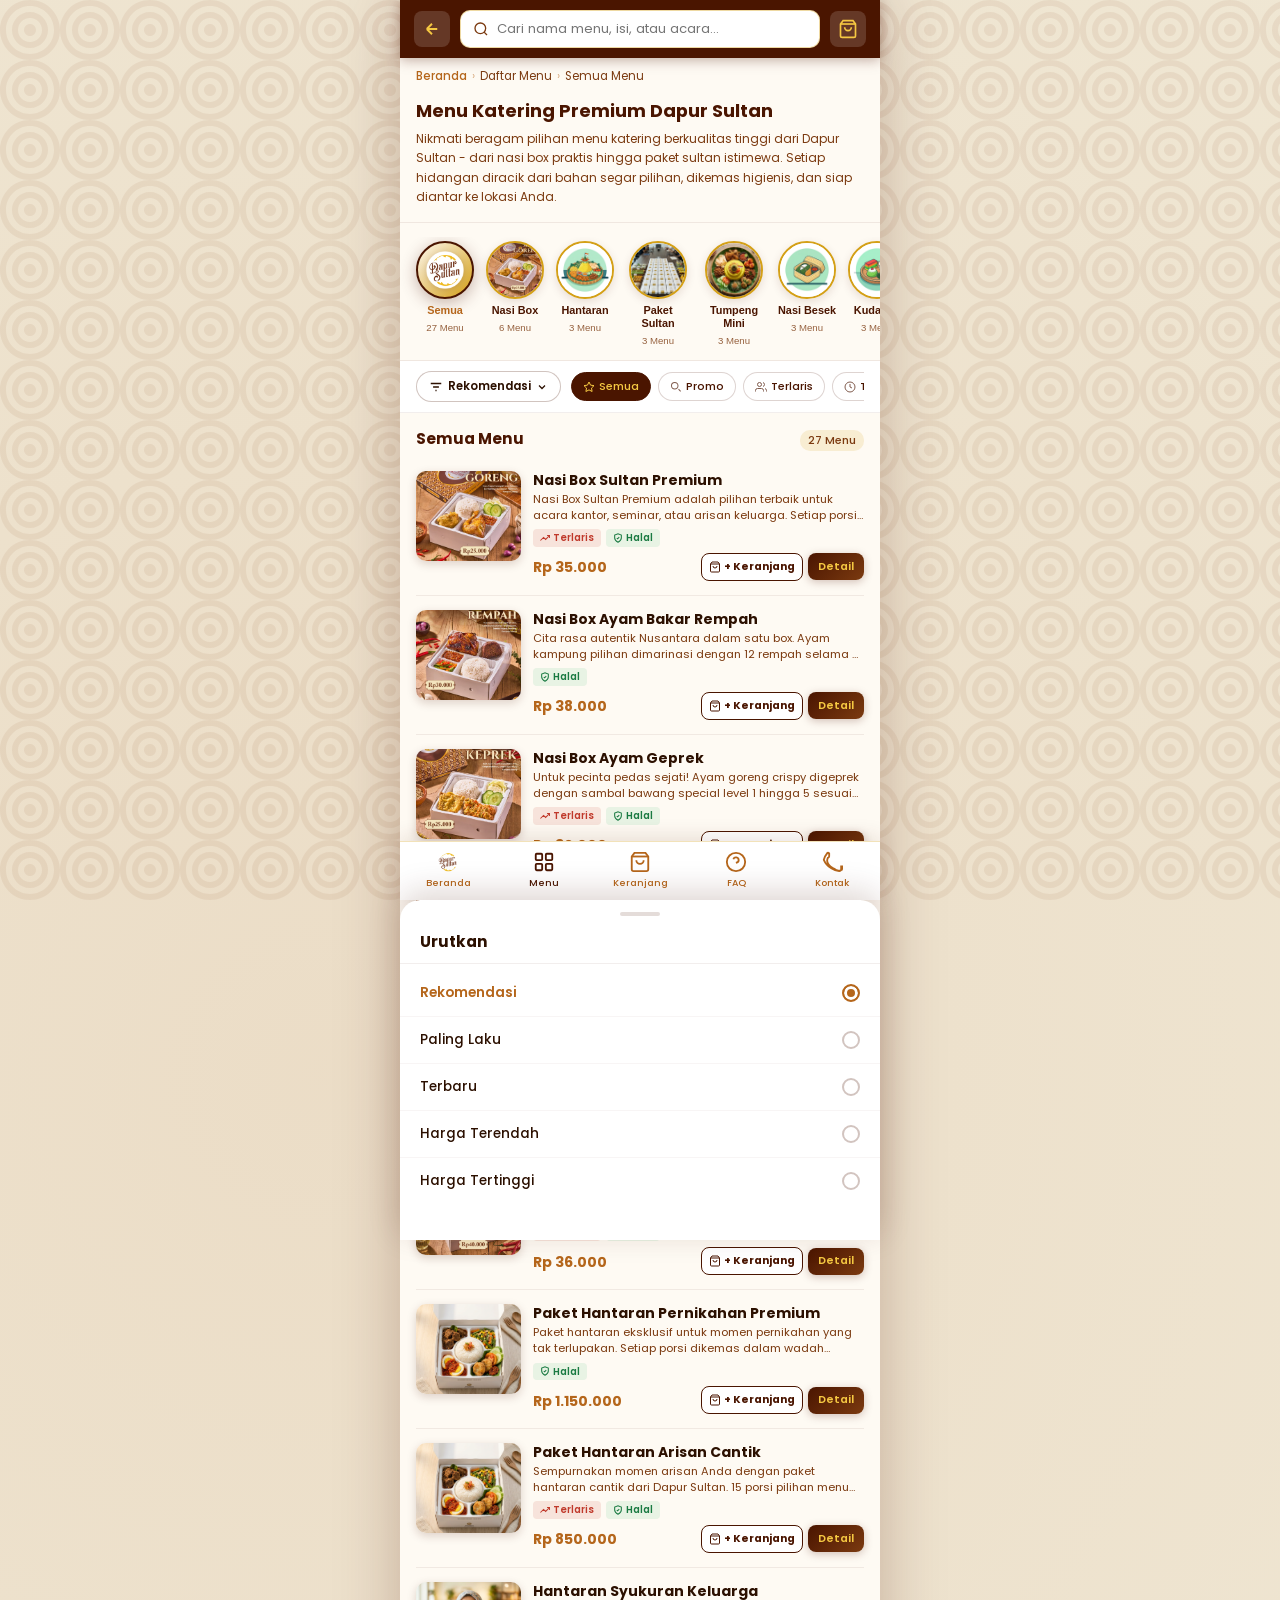
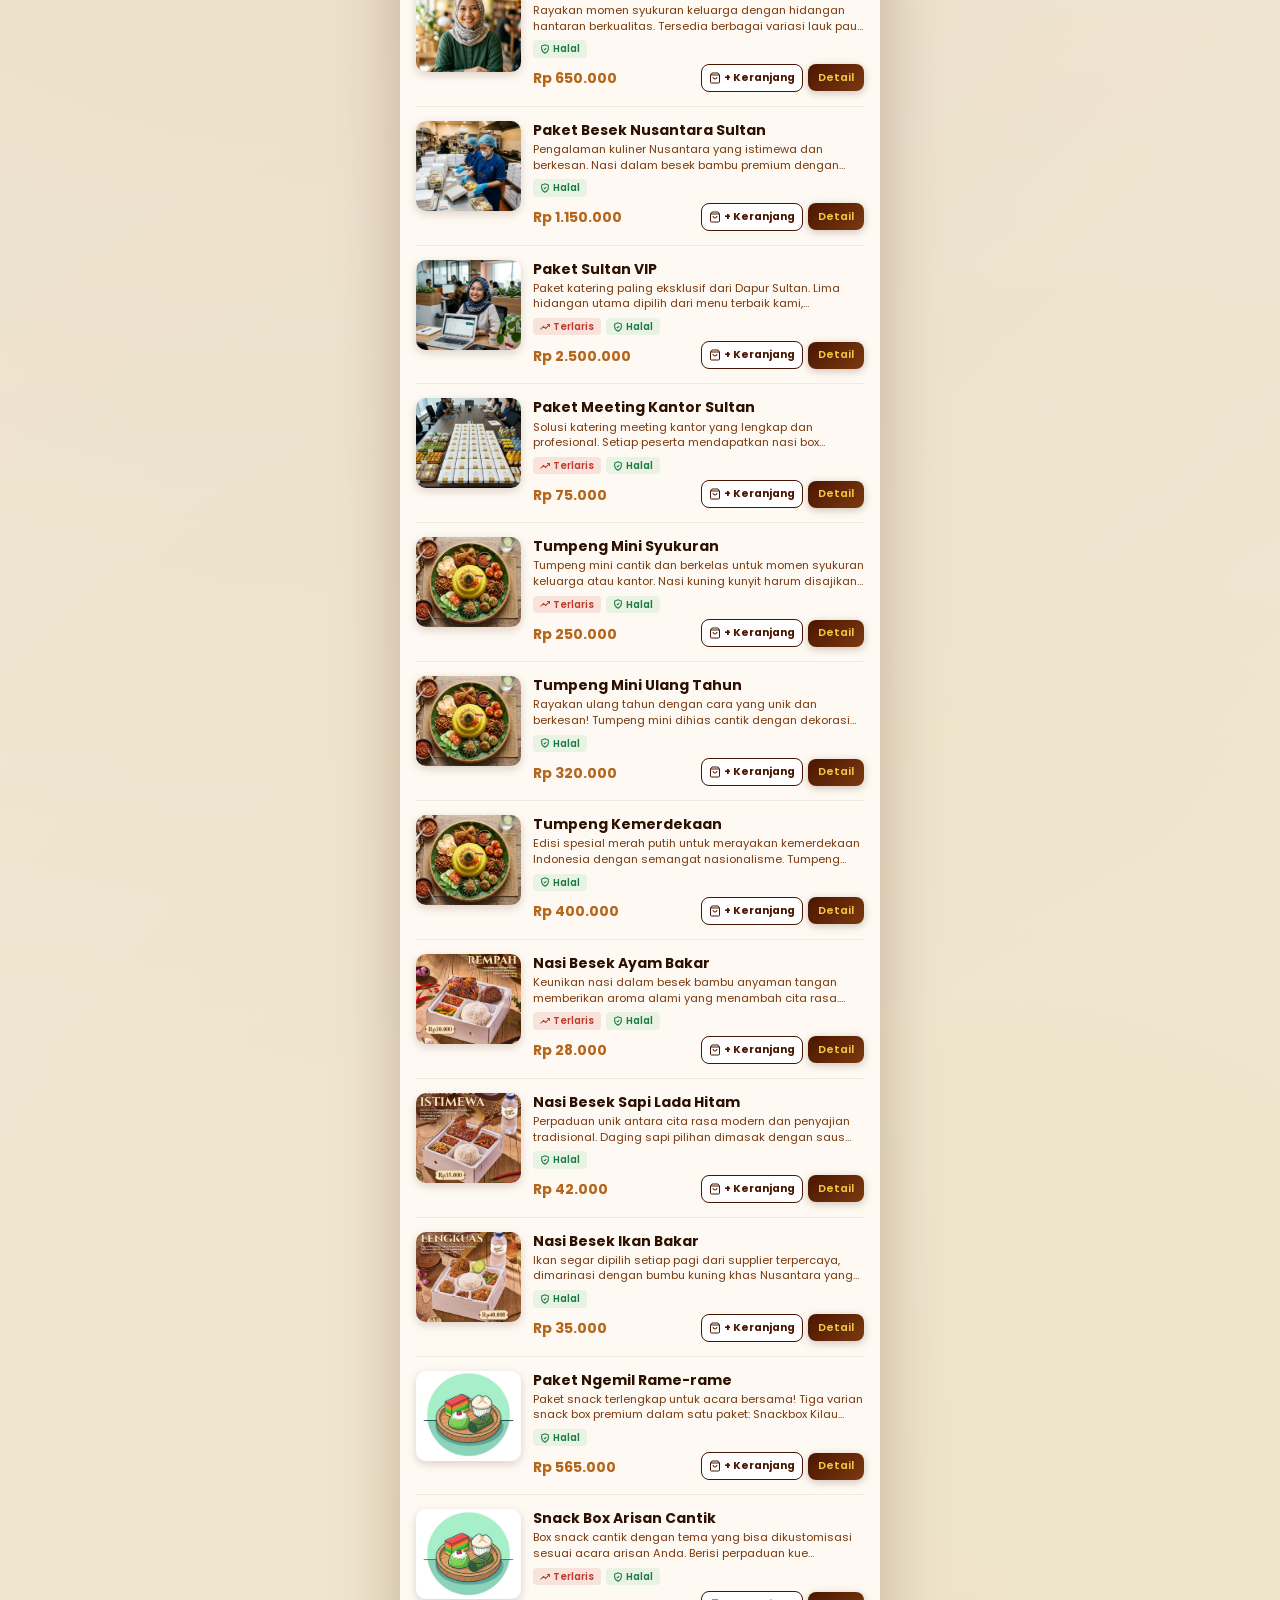
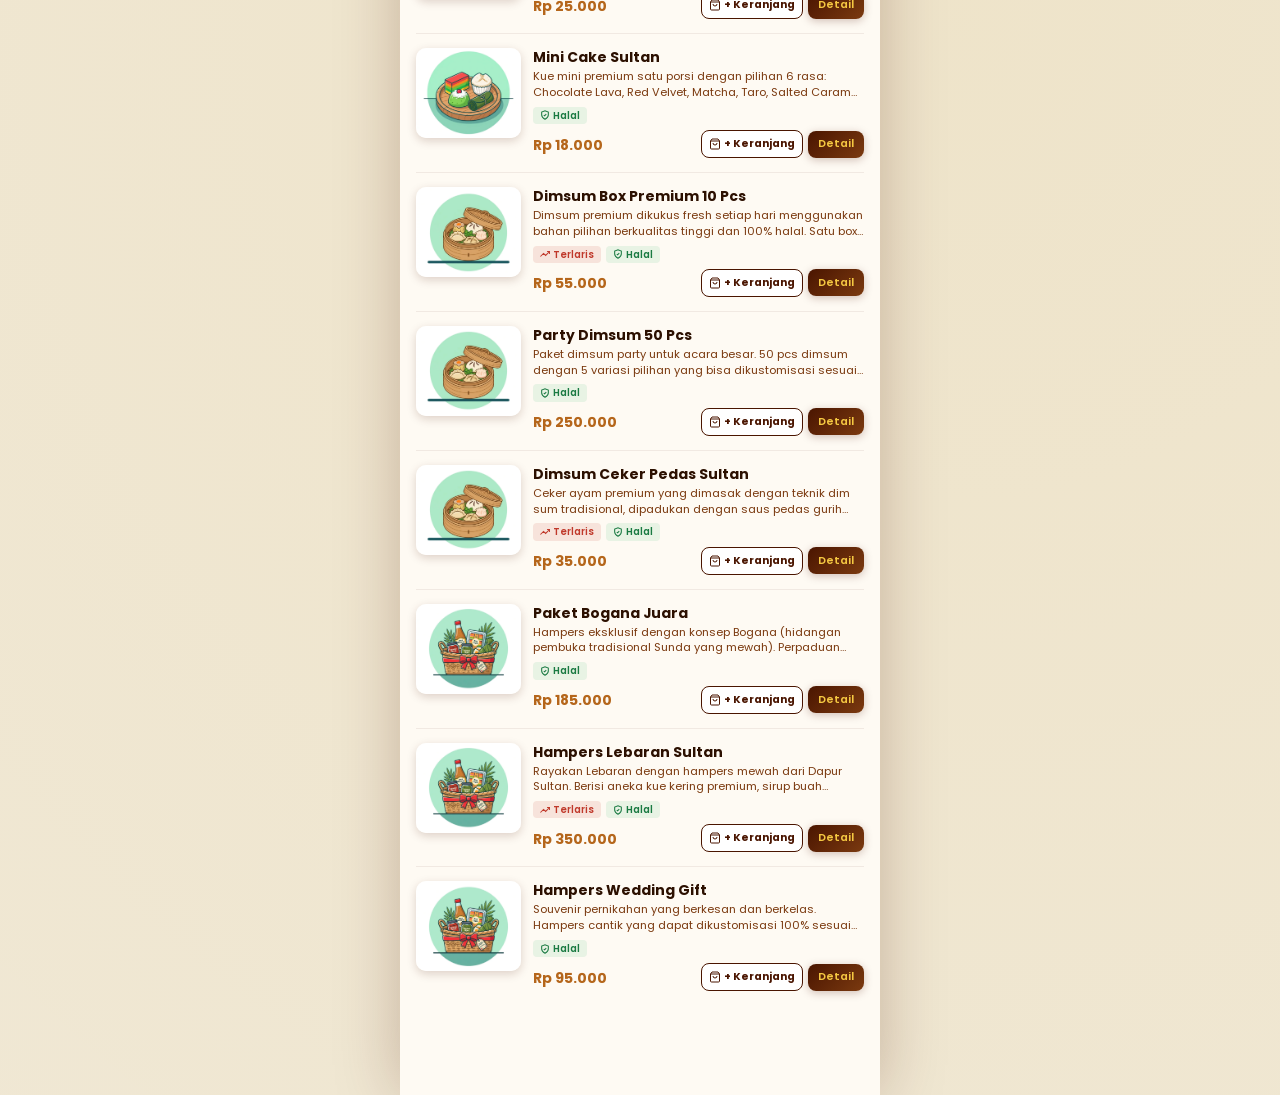
<file: daftar-menu.html>
<!DOCTYPE html>
<html lang="id">

<head>
  <meta charset="UTF-8" />
  <meta name="viewport" content="width=device-width, initial-scale=1.0" />
  <title>Daftar Menu - Dapur Sultan | Katering Premium</title>
  <meta name="description"
    content="Jelajahi daftar menu lengkap Dapur Sultan - Nasi Box, Hantaran, Paket Sultan, Tumpeng Mini, Nasi Besek, Kudapan, Dimsum & Hampers. Pesan via WhatsApp!" />
  <link rel="preconnect" href="https://fonts.googleapis.com" />
  <link rel="preconnect" href="https://fonts.gstatic.com" crossorigin />
  <link href="https://fonts.googleapis.com/css2?family=Poppins:wght@300;400;500;600;700;800&display=swap"
    rel="stylesheet" />
  <link rel="stylesheet" href="daftar-menu.css" />
</head>

<body>
  <div class="page-wrapper">

    <!-- Sticky Search Bar -->
    <div class="top-search-bar" id="top-search-bar">
      <a href="index.html" class="back-btn" aria-label="Kembali ke Beranda">
        <svg viewBox="0 0 24 24" fill="none" stroke="currentColor" stroke-width="2.5" width="18" height="18">
          <path d="M19 12H5M5 12l7-7M5 12l7 7" />
        </svg>
      </a>
      <div class="top-search-input-wrap">
        <svg viewBox="0 0 24 24" fill="none" stroke="currentColor" stroke-width="2" width="16" height="16">
          <circle cx="11" cy="11" r="8" />
          <path d="m21 21-4.35-4.35" />
        </svg>
        <input type="text" id="menu-search" placeholder="Cari nama menu, isi, atau acara..." autocomplete="off" />
      </div>
      <a href="keranjang.html" class="top-cart-btn" aria-label="Keranjang Belanja">
        <svg viewBox="0 0 24 24" fill="none" stroke="currentColor" stroke-width="2" width="20" height="20">
          <path d="M6 2 3 6v14a2 2 0 0 0 2 2h14a2 2 0 0 0 2-2V6l-3-4z" />
          <line x1="3" y1="6" x2="21" y2="6" />
          <path d="M16 10a4 4 0 0 1-8 0" />
        </svg>
        <span class="cart-badge" style="display:none">0</span>
      </a>
    </div>


    <!-- Breadcrumb -->
    <nav class="breadcrumb" aria-label="Breadcrumb">
      <a href="index.html">Beranda</a>
      <span class="sep">&#8250;</span>
      <span>Daftar Menu</span>
      <span class="sep">&#8250;</span>
      <span id="breadcrumb-cat">Semua Menu</span>
    </nav>

    <!-- Intro Text -->
    <div class="menu-intro">
      <h1 id="menu-intro-title">Menu Katering Premium Dapur Sultan</h1>
      <p id="menu-intro-desc">Nikmati beragam pilihan menu katering berkualitas tinggi dari Dapur Sultan - dari nasi box
        praktis hingga paket sultan istimewa. Setiap hidangan diracik dari bahan segar pilihan, dikemas higienis, dan siap
        diantar ke lokasi Anda.</p>
    </div>

    <!-- Category Scroll -->
    <div class="cat-scroll-wrap">
      <div class="cat-scroll" id="cat-scroll">
        <button class="cat-pill active" data-cat="semua" onclick="filterCat('semua', this)">
          <div class="cat-pill-logo-wrap">
            <img src="img/logo.webp" alt="Semua Menu" class="cat-pill-logo" />
          </div>
          <span class="cat-pill-label">Semua</span>
          <span class="cat-pill-count">27 Menu</span>
        </button>
        <button class="cat-pill" data-cat="nasi-box" onclick="filterCat('nasi-box', this)">
          <img src="img/ayam_Goreng.webp" alt="Nasi Box" class="cat-pill-img" loading="lazy" />
          <span class="cat-pill-label">Nasi Box</span>
          <span class="cat-pill-count">6 Menu</span>
        </button>
        <button class="cat-pill" data-cat="hantaran" onclick="filterCat('hantaran', this)">
          <img src="img/cat_hantaran.webp" alt="Hantaran" class="cat-pill-img" loading="lazy" />
          <span class="cat-pill-label">Hantaran</span>
          <span class="cat-pill-count">3 Menu</span>
        </button>
        <button class="cat-pill" data-cat="paket-sultan" onclick="filterCat('paket-sultan', this)">
          <img src="img/promo_meeting.webp" alt="Paket Sultan" class="cat-pill-img" loading="lazy" />
          <span class="cat-pill-label">Paket Sultan</span>
          <span class="cat-pill-count">3 Menu</span>
        </button>
        <button class="cat-pill" data-cat="tumpeng-mini" onclick="filterCat('tumpeng-mini', this)">
          <img src="img/promo_tumpeng.webp" alt="Tumpeng Mini" class="cat-pill-img" loading="lazy" />
          <span class="cat-pill-label">Tumpeng Mini</span>
          <span class="cat-pill-count">3 Menu</span>
        </button>
        <button class="cat-pill" data-cat="nasi-besek" onclick="filterCat('nasi-besek', this)">
          <img src="img/cat_nasi_besek.webp" alt="Nasi Besek" class="cat-pill-img" loading="lazy" />
          <span class="cat-pill-label">Nasi Besek</span>
          <span class="cat-pill-count">3 Menu</span>
        </button>
        <button class="cat-pill" data-cat="kudapan" onclick="filterCat('kudapan', this)">
          <img src="img/cat_kudapan.webp" alt="Kudapan" class="cat-pill-img" loading="lazy" />
          <span class="cat-pill-label">Kudapan</span>
          <span class="cat-pill-count">3 Menu</span>
        </button>
        <button class="cat-pill" data-cat="dimsum" onclick="filterCat('dimsum', this)">
          <img src="img/cat_dimsum.webp" alt="Dimsum" class="cat-pill-img" loading="lazy" />
          <span class="cat-pill-label">Dimsum</span>
          <span class="cat-pill-count">3 Menu</span>
        </button>
        <button class="cat-pill" data-cat="hampers" onclick="filterCat('hampers', this)">
          <img src="img/cat_hampers.webp" alt="Hampers" class="cat-pill-img" loading="lazy" />
          <span class="cat-pill-label">Hampers</span>
          <span class="cat-pill-count">3 Menu</span>
        </button>
      </div>
    </div>


    <!-- Sort + Filter Bar -->
    <div class="filter-bar">
      <!-- Sort Dropdown Button -->
      <button class="sort-btn" id="sort-btn" onclick="toggleSortSheet()">
        <svg viewBox="0 0 24 24" fill="none" stroke="currentColor" stroke-width="2.2" width="14" height="14">
          <path d="M3 6h18M7 12h10M11 18h2" />
        </svg>
        <span id="sort-label">Rekomendasi</span>
        <svg viewBox="0 0 24 24" fill="none" stroke="currentColor" stroke-width="2.5" width="12" height="12"
          class="sort-chevron" id="sort-chevron">
          <path d="m6 9 6 6 6-6" />
        </svg>
      </button>

      <!-- Filter Quick Pills -->
      <div class="filter-pills-scroll">
        <button class="fpill fpill-active" data-filter="semua" onclick="filterChip('semua', this)">
          <svg viewBox="0 0 24 24" fill="none" stroke="currentColor" stroke-width="2" width="12" height="12">
            <path d="M12 2l3.09 6.26L22 9.27l-5 4.87 1.18 6.88L12 17.77l-6.18 3.25L7 14.14 2 9.27l6.91-1.01L12 2z" />
          </svg>
          Semua
        </button>
        <button class="fpill" data-filter="promo" onclick="filterChip('promo', this)">
          <svg viewBox="0 0 24 24" fill="currentColor" width="12" height="12">
            <path
              d="M9.5 2A7.5 7.5 0 0 0 2 9.5c0 4.14 3.36 7.5 7.5 7.5S17 13.64 17 9.5 13.64 2 9.5 2zm0 2a5.5 5.5 0 1 1 0 11A5.5 5.5 0 0 1 9.5 4zM22 20l-4.35-4.35a7.46 7.46 0 0 1-1.37 1.41L20.59 21.4 22 20z" />
          </svg>
          Promo
        </button>
        <button class="fpill" data-filter="best" onclick="filterChip('best', this)">
          <svg viewBox="0 0 24 24" fill="none" stroke="currentColor" stroke-width="2" width="12" height="12">
            <path d="M17 21v-2a4 4 0 0 0-4-4H5a4 4 0 0 0-4 4v2" />
            <circle cx="9" cy="7" r="4" />
            <path d="M23 21v-2a4 4 0 0 0-3-3.87M16 3.13a4 4 0 0 1 0 7.75" />
          </svg>
          Terlaris
        </button>
        <button class="fpill" data-filter="baru" onclick="filterChip('baru', this)">
          <svg viewBox="0 0 24 24" fill="none" stroke="currentColor" stroke-width="2" width="12" height="12">
            <circle cx="12" cy="12" r="10" />
            <polyline points="12 6 12 12 16 14" />
          </svg>
          Terbaru
        </button>
        <button class="fpill" data-filter="murah" onclick="filterChip('murah', this)">
          <svg viewBox="0 0 24 24" fill="none" stroke="currentColor" stroke-width="2" width="12" height="12">
            <line x1="12" y1="1" x2="12" y2="23" />
            <path d="M17 5H9.5a3.5 3.5 0 0 0 0 7h5a3.5 3.5 0 0 1 0 7H6" />
          </svg>
          Termurah
        </button>
      </div>
    </div>

    <!-- Sort Bottom Sheet -->
    <div class="sort-overlay" id="sort-overlay" onclick="closeSortSheet()"></div>
    <div class="sort-sheet" id="sort-sheet">
      <div class="sort-sheet-handle"></div>
      <h3 class="sort-sheet-title">Urutkan</h3>
      <div class="sort-options">
        <label class="sort-option sort-option-selected" id="sort-opt-semua">
          <input type="radio" name="sort" value="semua" checked onchange="applySortSheet('semua', 'Rekomendasi')" />
          <span>Rekomendasi</span>
          <div class="sort-radio-dot"></div>
        </label>
        <label class="sort-option" id="sort-opt-best">
          <input type="radio" name="sort" value="best" onchange="applySortSheet('best', 'Paling Laku')" />
          <span>Paling Laku</span>
          <div class="sort-radio-dot"></div>
        </label>
        <label class="sort-option" id="sort-opt-baru">
          <input type="radio" name="sort" value="baru" onchange="applySortSheet('baru', 'Terbaru')" />
          <span>Terbaru</span>
          <div class="sort-radio-dot"></div>
        </label>
        <label class="sort-option" id="sort-opt-murah">
          <input type="radio" name="sort" value="murah" onchange="applySortSheet('murah', 'Harga Terendah')" />
          <span>Harga Terendah</span>
          <div class="sort-radio-dot"></div>
        </label>
        <label class="sort-option" id="sort-opt-mahal">
          <input type="radio" name="sort" value="mahal" onchange="applySortSheet('mahal', 'Harga Tertinggi')" />
          <span>Harga Tertinggi</span>
          <div class="sort-radio-dot"></div>
        </label>
      </div>
    </div>


    <!-- Menu List Header -->
    <div class="menu-list-header">
      <h2 id="menu-section-title">Semua Menu</h2>
      <span class="count-badge" id="menu-count">26 Menu</span>
    </div>

    <!-- Menu Item List -->
    <div class="menu-list" id="menu-list"></div>

    <!-- Empty State -->
    <div class="empty-state" id="empty-state">
      <div class="empty-state-icon">&#128269;</div>
      <h3>Menu Tidak Ditemukan</h3>
      <p>Coba kata kunci lain atau pilih kategori berbeda.</p>
      <button class="btn-pesan" style="margin:16px auto 0; display:inline-flex;"
        onclick="openWA('Info Menu Lengkap')">Tanya CS</button>
    </div>

    <!-- Bottom Nav -->
    <nav class="bottom-nav" id="bottom-nav">
      <a href="index.html" class="nav-item" id="nav-home">
        <div class="nav-icon-wrap"><img src="img/logo.webp" alt="" class="nav-logo-icon" /></div><span>Beranda</span>
      </a>
      <a href="daftar-menu.html" class="nav-item nav-active" id="nav-menu">
        <div class="nav-icon-wrap">
          <svg viewBox="0 0 24 24" fill="none" stroke="currentColor" stroke-width="2" width="22" height="22">
            <rect x="3" y="3" width="7" height="7" rx="1" />
            <rect x="14" y="3" width="7" height="7" rx="1" />
            <rect x="14" y="14" width="7" height="7" rx="1" />
            <rect x="3" y="14" width="7" height="7" rx="1" />
          </svg>
        </div><span>Menu</span>
      </a>
      <a href="keranjang.html" class="nav-item" id="nav-cart">
        <div class="nav-icon-wrap" style="position:relative;">
          <svg viewBox="0 0 24 24" fill="none" stroke="currentColor" stroke-width="2" width="22" height="22">
            <path d="M6 2 3 6v14a2 2 0 0 0 2 2h14a2 2 0 0 0 2-2V6l-3-4z" />
            <line x1="3" y1="6" x2="21" y2="6" />
            <path d="M16 10a4 4 0 0 1-8 0" />
          </svg>
          <span class="cart-badge" style="display:none">0</span>
        </div>
        <span>Keranjang</span>
      </a>
      <a href="index.html#faq-section" class="nav-item" id="nav-faq">
        <div class="nav-icon-wrap">
          <svg viewBox="0 0 24 24" fill="none" stroke="currentColor" stroke-width="2" width="22" height="22">
            <circle cx="12" cy="12" r="10" />
            <path d="M9.09 9a3 3 0 015.83 1c0 2-3 3-3 3" />
            <line x1="12" y1="17" x2="12.01" y2="17" />
          </svg>
        </div><span>FAQ</span>
      </a>
      <a href="index.html#contact-section" class="nav-item" id="nav-kontak">
        <div class="nav-icon-wrap">
          <svg viewBox="0 0 24 24" fill="none" stroke="currentColor" stroke-width="2" width="22" height="22">
            <path
              d="M22 16.92v3a2 2 0 01-2.18 2 19.79 19.79 0 01-8.63-3.07A19.5 19.5 0 013.07 9.63 19.79 19.79 0 017 2a2 2 0 011.92.5v2.9A2 2 0 017.48 7.5C6.76 9 6.54 10.6 7 12c.3 1 .77 1.9 1.43 2.73l.4.5A11 11 0 0012 18a11 11 0 002.73 1.43l.5.4c.83.66 1.73 1.13 2.73 1.43 1.4.46 3 .24 4.5-.48A2 2 0 0124 19.08v-2.16z" />
          </svg>
        </div><span>Kontak</span>
      </a>
    </nav>
  </div>



  <script src="menu-data.js"></script>
  <script src="daftar-menu.js"></script>
</body>

</html>
</file>
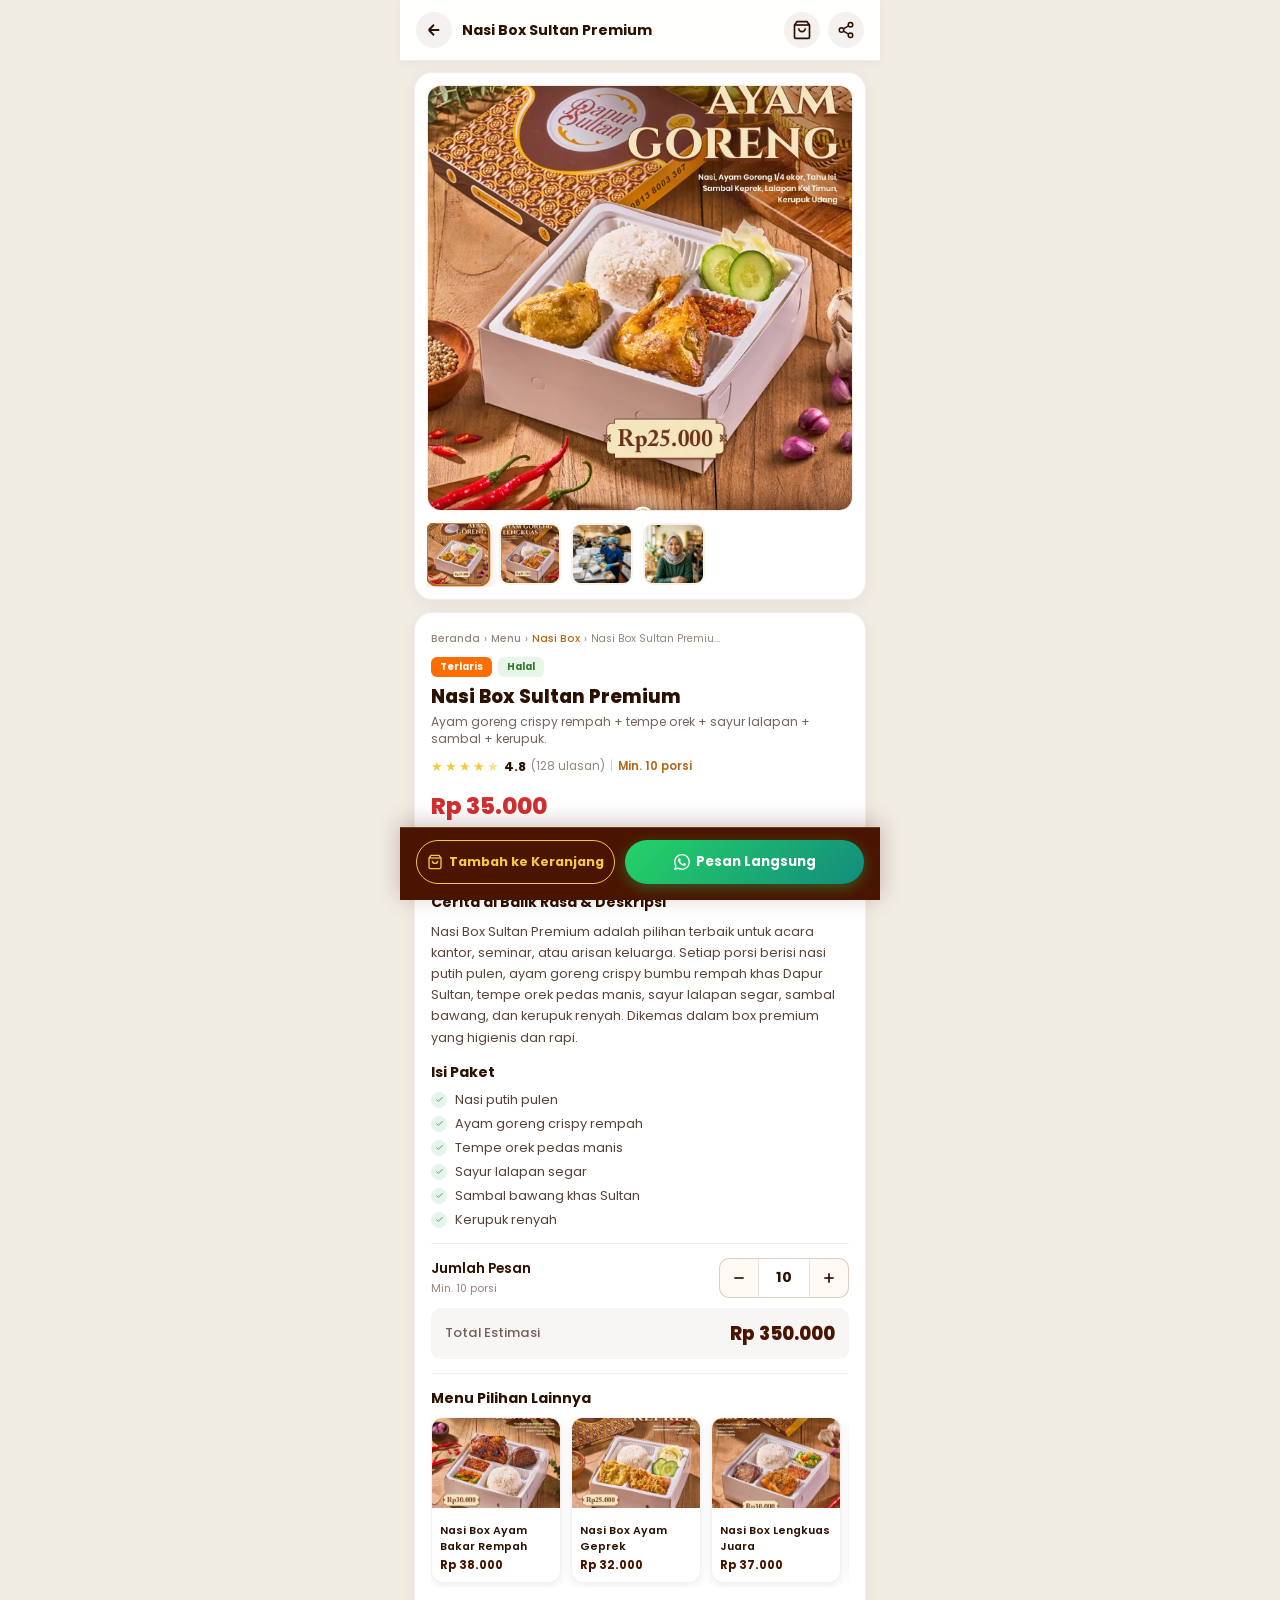
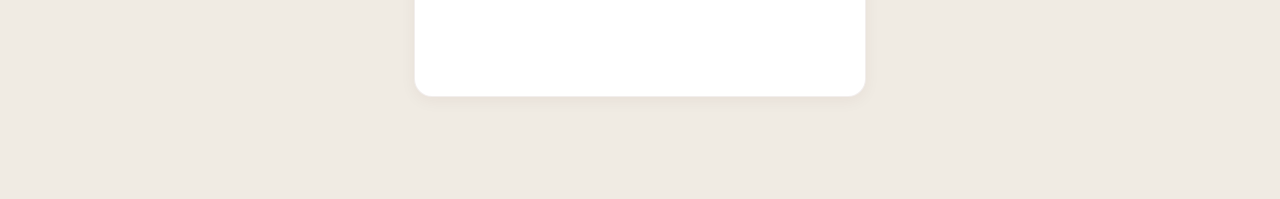
<file: detail-produk.html>
<!DOCTYPE html>
<html lang="id">
<head>
  <meta charset="UTF-8" />
  <meta name="viewport" content="width=device-width, initial-scale=1.0" />
  <title id="page-title">Detail Produk - Dapur Sultan</title>
  <meta name="description" id="page-desc" content="Detail menu katering premium Dapur Sultan." />
  <link rel="preconnect" href="https://fonts.googleapis.com" />
  <link rel="preconnect" href="https://fonts.gstatic.com" crossorigin />
  <link href="https://fonts.googleapis.com/css2?family=Poppins:wght@300;400;500;600;700;800&display=swap" rel="stylesheet" />
  <link rel="stylesheet" href="detail-produk.css" />
</head>
<body>
  <div class="page-wrapper">

    <!-- Sticky Top Bar -->
    <div class="dp-topbar" id="dp-topbar">
      <button class="dp-back-btn" onclick="history.back()" aria-label="Kembali">
        <svg viewBox="0 0 24 24" fill="none" stroke="currentColor" stroke-width="2.5" width="18" height="18"><path d="M19 12H5M5 12l7-7M5 12l7 7"/></svg>
      </button>
      <span class="dp-topbar-title" id="dp-topbar-title">Detail Produk</span>
      <div class="dp-topbar-actions">
        <a href="keranjang.html" class="dp-cart-btn" aria-label="Keranjang">
          <svg viewBox="0 0 24 24" fill="none" stroke="currentColor" stroke-width="2" width="20" height="20">
            <path d="M6 2 3 6v14a2 2 0 0 0 2 2h14a2 2 0 0 0 2-2V6l-3-4z"/>
            <line x1="3" y1="6" x2="21" y2="6"/>
            <path d="M16 10a4 4 0 0 1-8 0"/>
          </svg>
          <span class="cart-badge" style="display:none">0</span>
        </a>
        <button class="dp-share-btn" onclick="shareProduct()" aria-label="Bagikan">
          <svg viewBox="0 0 24 24" fill="none" stroke="currentColor" stroke-width="2" width="18" height="18">
            <circle cx="18" cy="5" r="3"/><circle cx="6" cy="12" r="3"/><circle cx="18" cy="19" r="3"/>
            <line x1="8.59" y1="13.51" x2="15.42" y2="17.49"/>
            <line x1="15.41" y1="6.51" x2="8.59" y2="10.49"/>
          </svg>
        </button>
      </div>
    </div>

    <!-- Main Content Container -->
    <div class="dp-content-container">

      <!-- Gallery Section (Full View, clean square aspect-ratio, not cut off) -->
      <div class="dp-gallery-section">
        <div class="dp-main-image-wrap">
          <img id="dp-main-img" src="img/ayam_Goreng.webp" alt="Foto Produk" />
          <span class="dp-discount-badge" id="dp-discount" style="display:none"></span>
        </div>

        <!-- Thumbnail Selector Row (underneath main photo like Gambar 2) -->
        <div class="dp-thumbnails-row" id="dp-thumbnails-row">
          <!-- Rendered by JS -->
        </div>
      </div>

      <!-- Product Info Card -->
      <div class="dp-info-card">

        <!-- Breadcrumb -->
        <nav class="dp-breadcrumb">
          <a href="index.html">Beranda</a>
          <span>›</span>
          <a href="daftar-menu.html">Menu</a>
          <span>›</span>
          <a href="#" id="dp-cat-link" class="dp-cat-link"></a>
          <span>›</span>
          <span id="dp-bc-name">...</span>
        </nav>

        <!-- Tags Row -->
        <div class="dp-tags-row" id="dp-tags-row"></div>

        <!-- Product Name & Subtitle -->
        <h1 class="dp-name" id="dp-name">Memuat...</h1>
        <p class="dp-short-desc" id="dp-short-desc"></p>

        <!-- Rating Row -->
        <div class="dp-rating-row">
          <div class="dp-stars" id="dp-stars"></div>
          <span class="dp-rating-num" id="dp-rating-num"></span>
          <span class="dp-review-count" id="dp-review-count"></span>
          <span class="dp-sep">|</span>
          <span class="dp-min-order" id="dp-min-order">Min. 10 porsi</span>
        </div>

        <!-- Price Row -->
        <div class="dp-price-row">
          <span class="dp-price" id="dp-price"></span>
          <span class="dp-price-ori" id="dp-price-ori" style="display:none"></span>
          <span class="dp-savings" id="dp-savings" style="display:none"></span>
        </div>

        <!-- Delivery & Trust Info -->
        <div class="dp-delivery-row">
          <div class="dp-delivery-item">
            <svg viewBox="0 0 24 24" fill="none" stroke="currentColor" stroke-width="2" width="16" height="16"><path d="M12 22s8-4 8-10V5l-8-3-8 3v7c0 6 8 10 8 10z"/><path d="m9 12 2 2 4-4"/></svg>
            <span>Halal &amp; Higienis</span>
          </div>
          <div class="dp-delivery-item">
            <svg viewBox="0 0 24 24" fill="none" stroke="currentColor" stroke-width="2" width="16" height="16"><rect x="1" y="3" width="15" height="13" rx="2"/><polygon points="16 8 20 8 23 11 23 16 16 16 16 8"/><circle cx="5.5" cy="18.5" r="2.5"/><circle cx="18.5" cy="18.5" r="2.5"/></svg>
            <span>Antar ke Lokasi</span>
          </div>
        </div>

        <div class="dp-divider"></div>

        <!-- Description -->
        <div class="dp-section">
          <h2 class="dp-section-title">Cerita di Balik Rasa & Deskripsi</h2>
          <p class="dp-desc" id="dp-desc"></p>
        </div>

        <!-- Isi Paket -->
        <div class="dp-section" id="dp-isi-section">
          <h2 class="dp-section-title">Isi Paket</h2>
          <ul class="dp-isi-list" id="dp-isi-list"></ul>
        </div>

        <div class="dp-divider"></div>

        <!-- Quantity -->
        <div class="dp-qty-section">
          <div class="dp-qty-label">
            <span>Jumlah Pesan</span>
            <span class="dp-min-note" id="dp-min-note">Min. 10 porsi</span>
          </div>
          <div class="dp-qty-ctrl">
            <button class="dp-qty-btn" id="dp-qty-minus" onclick="changeQty(-1)">
              <svg viewBox="0 0 24 24" fill="none" stroke="currentColor" stroke-width="2.5" width="16" height="16"><line x1="5" y1="12" x2="19" y2="12"/></svg>
            </button>
            <input type="number" class="dp-qty-input" id="dp-qty-input" value="10" min="1" onchange="syncQtyInput()" />
            <button class="dp-qty-btn" id="dp-qty-plus" onclick="changeQty(1)">
              <svg viewBox="0 0 24 24" fill="none" stroke="currentColor" stroke-width="2.5" width="16" height="16"><line x1="12" y1="5" x2="12" y2="19"/><line x1="5" y1="12" x2="19" y2="12"/></svg>
            </button>
          </div>
        </div>

        <!-- Total Price -->
        <div class="dp-total-row">
          <span>Total Estimasi</span>
          <span class="dp-total-price" id="dp-total-price">Rp 350.000</span>
        </div>

        <div class="dp-divider"></div>

        <!-- Related Products -->
        <div class="dp-section">
          <h2 class="dp-section-title">Menu Pilihan Lainnya</h2>
          <div class="dp-related-scroll" id="dp-related"></div>
        </div>

        <!-- Spacer for fixed CTA -->
        <div style="height: 85px;"></div>
      </div>
    </div>

    <!-- Fixed Bottom CTA Bar -->
    <div class="dp-cta-bar">
      <button class="dp-btn-keranjang" id="dp-btn-keranjang" onclick="addToCart()">
        <svg viewBox="0 0 24 24" fill="none" stroke="currentColor" stroke-width="2" width="16" height="16">
          <path d="M6 2 3 6v14a2 2 0 0 0 2 2h14a2 2 0 0 0 2-2V6l-3-4z"/>
          <line x1="3" y1="6" x2="21" y2="6"/>
          <path d="M16 10a4 4 0 0 1-8 0"/>
        </svg>
        Tambah ke Keranjang
      </button>
      <button class="dp-btn-beli" id="dp-btn-beli" onclick="beliSekarang()">
        <svg viewBox="0 0 24 24" fill="currentColor" width="16" height="16">
          <path d="M17.472 14.382c-.297-.149-1.758-.867-2.03-.967-.273-.099-.471-.148-.67.15-.197.297-.767.966-.94 1.164-.173.199-.347.223-.644.075-.297-.15-1.255-.463-2.39-1.475-.883-.788-1.48-1.761-1.653-2.059-.173-.297-.018-.458.13-.606.134-.133.298-.347.446-.52.149-.174.198-.298.298-.497.099-.198.05-.371-.025-.52-.075-.149-.669-1.612-.916-2.207-.242-.579-.487-.5-.669-.51-.173-.008-.371-.01-.57-.01-.198 0-.52.074-.792.372-.272.297-1.04 1.016-1.04 2.479 0 1.462 1.065 2.875 1.213 3.074.149.198 2.096 3.2 5.077 4.487.709.306 1.262.489 1.694.625.712.227 1.36.195 1.871.118.571-.085 1.758-.719 2.006-1.413.248-.694.248-1.289.173-1.413-.074-.124-.272-.198-.57-.347m-5.421 7.403h-.004a9.87 9.87 0 01-5.031-1.378l-.361-.214-3.741.982.998-3.648-.235-.374a9.86 9.86 0 01-1.51-5.26c.001-5.45 4.436-9.884 9.888-9.884 2.64 0 5.122 1.03 6.988 2.898a9.825 9.825 0 012.893 6.994c-.003 5.45-4.437 9.884-9.885 9.884m8.413-18.297A11.815 11.815 0 0012.05 0C5.495 0 .16 5.335.157 11.892c0 2.096.547 4.142 1.588 5.945L.057 24l6.305-1.654a11.882 11.882 0 005.683 1.448h.005c6.554 0 11.890-5.335 11.893-11.893a11.821 11.821 0 00-3.48-8.413z"/>
        </svg>
        Pesan Langsung
      </button>
    </div>

    <!-- Toast -->
    <div class="dp-toast" id="dp-toast"></div>

  </div>

  <script src="menu-data.js"></script>
  <script src="detail-produk.js"></script>
</body>
</html>
</file>
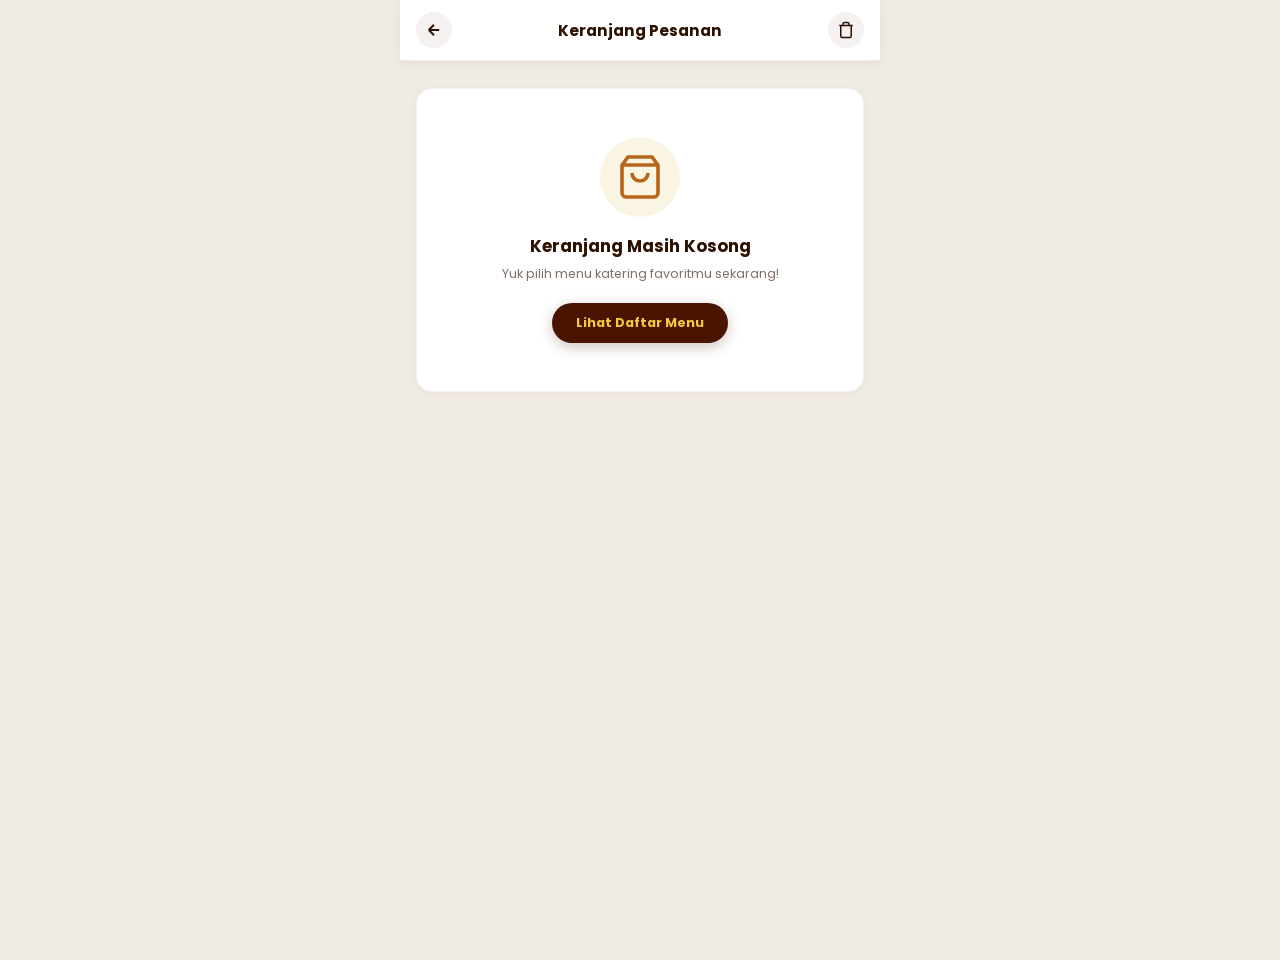
<file: keranjang.html>
<!DOCTYPE html>
<html lang="id">

<head>
  <meta charset="UTF-8" />
  <meta name="viewport" content="width=device-width, initial-scale=1.0" />
  <title>Keranjang Pesanan - Dapur Sultan | Katering Premium</title>
  <meta name="description" content="Keranjang pesanan menu katering Dapur Sultan. Lengkapi pesananmu dan checkout langsung via WhatsApp!" />
  <link rel="preconnect" href="https://fonts.googleapis.com" />
  <link rel="preconnect" href="https://fonts.gstatic.com" crossorigin />
  <link href="https://fonts.googleapis.com/css2?family=Poppins:wght@300;400;500;600;700;800&display=swap" rel="stylesheet" />
  <link rel="stylesheet" href="keranjang.css" />
</head>

<body>
  <div class="page-wrapper">

    <!-- Topbar -->
    <div class="cart-topbar">
      <button class="cart-back-btn" onclick="history.back()" aria-label="Kembali">
        <svg viewBox="0 0 24 24" fill="none" stroke="currentColor" stroke-width="2.5" width="18" height="18">
          <path d="M19 12H5M5 12l7-7M5 12l7 7" />
        </svg>
      </button>
      <h1 class="cart-topbar-title">Keranjang Pesanan</h1>
      <button class="cart-clear-btn" onclick="clearAllCart()" title="Kosongkan Keranjang">
        <svg viewBox="0 0 24 24" fill="none" stroke="currentColor" stroke-width="2" width="18" height="18">
          <path d="M3 6h18M19 6v14a2 2 0 0 1-2 2H7a2 2 0 0 1-2-2V6m3 0V4a2 2 0 0 1 2-2h4a2 2 0 0 1 2 2v2" />
        </svg>
      </button>
    </div>

    <!-- Main Container -->
    <div class="cart-content">

      <!-- Items List -->
      <div class="cart-items-wrap" id="cart-items-wrap">
        <!-- Rendered by JS -->
      </div>

      <!-- Empty State -->
      <div class="cart-empty" id="cart-empty" style="display: none;">
        <div class="empty-icon-wrap">
          <svg viewBox="0 0 24 24" fill="none" stroke="currentColor" stroke-width="1.8" width="48" height="48">
            <path d="M6 2 3 6v14a2 2 0 0 0 2 2h14a2 2 0 0 0 2-2V6l-3-4z" />
            <line x1="3" y1="6" x2="21" y2="6" />
            <path d="M16 10a4 4 0 0 1-8 0" />
          </svg>
        </div>
        <h3>Keranjang Masih Kosong</h3>
        <p>Yuk pilih menu katering favoritmu sekarang!</p>
        <a href="daftar-menu.html" class="btn-shop-now">Lihat Daftar Menu</a>
      </div>

      <!-- Order Details Form (Visible when cart is not empty) -->
      <div class="cart-form-card" id="cart-form-card">
        <h2 class="cart-section-title">Informasi Pemesanan</h2>
        
        <div class="form-group">
          <label for="cust-name">Nama Pemesan <span class="req">*</span></label>
          <input type="text" id="cust-name" placeholder="Contoh: Ibu Rina / PT Maju Jaya" />
        </div>

        <div class="form-group">
          <label for="cust-date">Tanggal & Waktu Acara <span class="req">*</span></label>
          <input type="text" id="cust-date" placeholder="Contoh: Sabtu, 25 Agustus 2026 - Jam 11.00 WIB" />
        </div>

        <div class="form-group">
          <label for="cust-address">Alamat Pengiriman <span class="req">*</span></label>
          <textarea id="cust-address" rows="2" placeholder="Alamat lengkap tujuan katering..."></textarea>
        </div>

        <div class="form-group">
          <label for="cust-note">Catatan Tambahan (Opsional)</label>
          <input type="text" id="cust-note" placeholder="Contoh: Sambal dipisah, box diberi label nama" />
        </div>
      </div>

      <!-- Order Summary Card -->
      <div class="cart-summary-card" id="cart-summary-card">
        <h2 class="cart-section-title">Ringkasan Biaya</h2>
        <div class="summary-row">
          <span>Subtotal (<span id="sum-item-count">0</span> menu)</span>
          <span id="sum-subtotal">Rp 0</span>
        </div>
        <div class="summary-row">
          <span>Pengemasan Premium & Kebersihan</span>
          <span class="free-tag">GRATIS</span>
        </div>
        <div class="summary-row">
          <span>Pengiriman (Bekasi & Sekitarnya)</span>
          <span class="info-tag">Dihitung CS</span>
        </div>
        <div class="summary-divider"></div>
        <div class="summary-row total-row">
          <span>Total Estimasi</span>
          <span class="total-price" id="sum-total">Rp 0</span>
        </div>
      </div>

      <!-- Trust Badges -->
      <div class="cart-trust-badges" id="cart-trust-badges">
        <div class="trust-badge">
          <svg viewBox="0 0 24 24" fill="none" stroke="currentColor" stroke-width="2" width="16" height="16">
            <path d="M12 22s8-4 8-10V5l-8-3-8 3v7c0 6 8 10 8 10z" />
            <path d="m9 12 2 2 4-4" />
          </svg>
          <span>100% Halal & Higienis</span>
        </div>
        <div class="trust-badge">
          <svg viewBox="0 0 24 24" fill="none" stroke="currentColor" stroke-width="2" width="16" height="16">
            <circle cx="12" cy="12" r="10" />
            <polyline points="12 6 12 12 16 14" />
          </svg>
          <span>Tepat Waktu Bergaransi</span>
        </div>
      </div>

      <!-- Bottom Spacer -->
      <div style="height: 100px;"></div>
    </div>

    <!-- Fixed Bottom Checkout Bar -->
    <div class="cart-bottom-bar" id="cart-bottom-bar">
      <div class="bar-total-wrap">
        <span class="bar-label">Total Pembayaran</span>
        <span class="bar-price" id="bar-total-price">Rp 0</span>
      </div>
      <button class="btn-checkout" onclick="checkoutWA()">
        <svg viewBox="0 0 24 24" fill="currentColor" width="18" height="18">
          <path d="M17.472 14.382c-.297-.149-1.758-.867-2.03-.967-.273-.099-.471-.148-.67.15-.197.297-.767.966-.94 1.164-.173.199-.347.223-.644.075-.297-.15-1.255-.463-2.39-1.475-.883-.788-1.48-1.761-1.653-2.059-.173-.297-.018-.458.13-.606.134-.133.298-.347.446-.52.149-.174.198-.298.298-.497.099-.198.05-.371-.025-.52-.075-.149-.669-1.612-.916-2.207-.242-.579-.487-.5-.669-.51-.173-.008-.371-.01-.57-.01-.198 0-.52.074-.792.372-.272.297-1.04 1.016-1.04 2.479 0 1.462 1.065 2.875 1.213 3.074.149.198 2.096 3.2 5.077 4.487.709.306 1.262.489 1.694.625.712.227 1.36.195 1.871.118.571-.085 1.758-.719 2.006-1.413.248-.694.248-1.289.173-1.413-.074-.124-.272-.198-.57-.347m-5.421 7.403h-.004a9.87 9.87 0 01-5.031-1.378l-.361-.214-3.741.982.998-3.648-.235-.374a9.86 9.86 0 01-1.51-5.26c.001-5.45 4.436-9.884 9.888-9.884 2.64 0 5.122 1.03 6.988 2.898a9.825 9.825 0 012.893 6.994c-.003 5.45-4.437 9.884-9.885 9.884m8.413-18.297A11.815 11.815 0 0012.05 0C5.495 0 .16 5.335.157 11.892c0 2.096.547 4.142 1.588 5.945L.057 24l6.305-1.654a11.882 11.882 0 005.683 1.448h.005c6.554 0 11.890-5.335 11.893-11.893a11.821 11.821 0 00-3.48-8.413z" />
        </svg>
        Pesan via WhatsApp
      </button>
    </div>

    <!-- Toast Notification -->
    <div class="cart-toast" id="cart-toast"></div>

  </div>

  <script src="menu-data.js"></script>
  <script src="keranjang.js"></script>
</body>

</html>
</file>
<file: style.css>
/* ===============================================
   DAPUR SULTAN – Royal Indonesian Batik Theme
   Color Palette:
   Brown Dark:  #4A1500
   Brown Mid:   #7B3A10
   Brown Light: #B5661B
   Cream:       #FDF5E6
   Gold:        #D4A017
   Gold Light:  #F5C842
   White:       #FFFFFF
   Text Dark:   #2C1000
=============================================== */

/* ===== RESET & BASE ===== */
*,
*::before,
*::after {
  box-sizing: border-box;
  margin: 0;
  padding: 0;
}

html {
  scroll-behavior: smooth;
  font-size: 16px;
  width: 100%;
  max-width: 100%;
  overflow-x: hidden;
}

body {
  font-family: 'Poppins', sans-serif;
  background: #F0E8D5;
  background-image:
    radial-gradient(circle at 25% 25%, rgba(180, 90, 30, 0.08) 0%, transparent 50%),
    radial-gradient(circle at 75% 75%, rgba(212, 160, 23, 0.06) 0%, transparent 50%);
  color: #2C1000;
  min-height: 100vh;
  width: 100%;
  max-width: 100%;
  overflow-x: hidden;
}

/* ===== BATIK BACKGROUND PATTERN ===== */
body::before {
  content: '';
  position: fixed;
  inset: 0;
  background-image: url("data:image/svg+xml,%3Csvg width='60' height='60' viewBox='0 0 60 60' xmlns='http://www.w3.org/2000/svg'%3E%3Cg fill='none' fill-rule='evenodd'%3E%3Cg fill='%237B3A10' fill-opacity='0.07'%3E%3Cpath d='M30 0C13.43 0 0 13.43 0 30s13.43 30 30 30 30-13.43 30-30S46.57 0 30 0zm0 54C16.77 54 6 43.23 6 30S16.77 6 30 6s24 10.77 24 24S43.23 54 30 54z'/%3E%3Cpath d='M30 12c-9.94 0-18 8.06-18 18s8.06 18 18 18 18-8.06 18-18-8.06-18-18-18zm0 30c-6.63 0-12-5.37-12-12s5.37-12 12-12 12 5.37 12 12-5.37 12-12 12z'/%3E%3Cpath d='M30 24c-3.31 0-6 2.69-6 6s2.69 6 6 6 6-2.69 6-6-2.69-6-6-6z'/%3E%3C/g%3E%3C/g%3E%3C/svg%3E");
  background-size: 60px 60px;
  pointer-events: none;
  z-index: 0;
}

/* ===== ANNOUNCEMENT BAR ===== */
.announcement-bar {
  position: sticky;
  top: 0;
  z-index: 1000;
  background: linear-gradient(90deg, #4A1500, #7B3A10, #4A1500);
  color: #F5C842;
  font-size: 0.75rem;
  font-weight: 500;
  text-align: center;
  padding: 8px 40px 8px 16px;
  letter-spacing: 0.02em;
}

.ann-close {
  position: absolute;
  right: 10px;
  top: 50%;
  transform: translateY(-50%);
  background: none;
  border: none;
  color: #F5C842;
  cursor: pointer;
  font-size: 0.9rem;
  opacity: 0.7;
  transition: opacity 0.2s;
}

.ann-close:hover {
  opacity: 1;
}

/* ===== PAGE WRAPPER ===== */
.page-wrapper {
  position: relative;
  z-index: 1;
  width: 100%;
  max-width: 480px;
  margin: 0 auto;
  background: #FEFAF3;
  box-shadow: 0 0 60px rgba(74, 21, 0, 0.25);
  min-height: 100vh;
  padding-bottom: max(80px, calc(65px + env(safe-area-inset-bottom, 0px)));
}

/* ===== HEADER / HERO ===== */
.site-header {
  background: linear-gradient(180deg, #FDF5E6 0%, #FEF8ED 100%);
  position: relative;
  padding-bottom: 0;
  border-bottom: 3px solid #D4A017;
}

/* Batik top decoration */
.site-header::before {
  content: '';
  display: block;
  height: 6px;
  background: repeating-linear-gradient(90deg, #4A1500 0px, #4A1500 12px, #D4A017 12px, #D4A017 24px, #7B3A10 24px, #7B3A10 36px, #D4A017 36px, #D4A017 48px);
}

.header-inner {
  display: flex;
  justify-content: center;
  padding: 20px 16px 12px;
}

.site-logo {
  width: 100px;
  height: auto;
  filter: drop-shadow(0 2px 8px rgba(74, 21, 0, 0.18));
  animation: logoFloat 3s ease-in-out infinite;
}

@keyframes logoFloat {

  0%,
  100% {
    transform: translateY(0);
  }

  50% {
    transform: translateY(-4px);
  }
}

/* ===== FOOD STRIP / HIGHLIGHT CAROUSEL (ULTRA SMOOTH GPU MARQUEE) ===== */
.hero-food-strip,
.food-carousel {
  overflow: hidden;
  width: 100%;
  padding: 10px 0 6px;
  position: relative;
  -webkit-mask-image: linear-gradient(to right, transparent 0%, black 5%, black 95%, transparent 100%);
  mask-image: linear-gradient(to right, transparent 0%, black 5%, black 95%, transparent 100%);
}

.food-strip-track,
.food-carousel-track {
  display: flex;
  gap: 12px;
  width: max-content;
  will-change: transform;
  animation: foodStripMarquee 22s linear infinite;
  padding: 4px 0;
}

.food-strip-track:hover,
.food-carousel-track:hover {
  animation-play-state: paused;
}

@keyframes foodStripMarquee {
  0% {
    transform: translate3d(0, 0, 0);
  }

  100% {
    transform: translate3d(-50%, 0, 0);
  }
}

.food-card {
  display: flex;
  flex-direction: column;
  align-items: center;
  gap: 6px;
  cursor: pointer;
  flex-shrink: 0;
  width: 78px;
  transition: transform 0.25s ease;
  user-select: none;
  -webkit-user-select: none;
}

.food-card:hover {
  transform: translateY(-3px);
}

.food-img {
  width: 66px;
  height: 66px;
  border-radius: 50%;
  display: flex;
  align-items: center;
  justify-content: center;
  border: 2.5px solid #D4A017;
  box-shadow: 0 4px 12px rgba(74, 21, 0, 0.15);
  transition: transform 0.25s ease, box-shadow 0.25s ease, border-color 0.25s ease;
  position: relative;
  overflow: hidden;
  background-color: #f0e8d5;
}

.food-img::after {
  content: '';
  position: absolute;
  inset: 0;
  background: linear-gradient(135deg, rgba(255, 255, 255, 0.25) 0%, transparent 60%);
  border-radius: 50%;
  pointer-events: none;
}

.food-card:hover .food-img {
  transform: scale(1.08);
  border-color: #F5C842;
  box-shadow: 0 6px 16px rgba(212, 160, 23, 0.35);
}

.food-emoji {
  font-size: 1.9rem;
  line-height: 1;
  position: relative;
  z-index: 1;
  filter: drop-shadow(0 2px 4px rgba(0, 0, 0, 0.3));
}

.food-label {
  font-size: 0.68rem;
  font-weight: 600;
  color: #5C2800;
  text-align: center;
  white-space: nowrap;
  overflow: hidden;
  text-overflow: ellipsis;
  max-width: 76px;
  line-height: 1.2;
}

/* ===== HERO CTA ===== */
.hero-cta {
  padding: 24px 20px 32px;
  text-align: center;
  background: linear-gradient(180deg, rgba(253, 245, 230, 0) 0%, #FDF5E6 30%, #FDF5E6 100%);
}

.hero-welcome-badge {
  display: inline-flex;
  align-items: center;
  gap: 6px;
  background: linear-gradient(135deg, #D4A017, #F5C842);
  color: #4A1500;
  font-size: 0.75rem;
  font-weight: 700;
  letter-spacing: 0.04em;
  padding: 6px 18px;
  border-radius: 100px;
  margin-bottom: 14px;
  box-shadow: 0 3px 12px rgba(212, 160, 23, 0.4);
  animation: logoFloat 3s ease-in-out infinite;
}

.hero-title {
  font-family: 'Playfair Display', serif;
  font-size: 1.6rem;
  font-weight: 700;
  color: #4A1500;
  line-height: 1.3;
  margin-bottom: 10px;
  text-align: center;
}

.hero-title-rempah {
  display: block;
  font-size: 1.22rem;
  font-weight: 700;
  color: #B5661B;
  font-style: italic;
  margin-top: 4px;
}

.hero-poetic {
  font-size: 0.84rem;
  font-weight: 500;
  color: #5C2800;
  line-height: 1.6;
  margin-bottom: 10px;
  font-style: italic;
  text-align: center;
}

.hero-sub {
  font-size: 0.8rem;
  color: #7B3A10;
  line-height: 1.55;
  margin-bottom: 20px;
  text-align: center;
}

/* ===== HERO LIVE SEARCH ===== */
.hero-search-wrap {
  position: relative;
  background: #4A1500;
  border-radius: 14px;
  padding: 12px 14px;
  margin-bottom: 18px;
  text-align: left;
  box-shadow: 0 4px 16px rgba(74, 21, 0, 0.25);
  border: 1.5px solid rgba(212, 160, 23, 0.35);
}

.search-label {
  color: #D4A017;
  font-size: 0.75rem;
  font-weight: 600;
  margin-bottom: 8px;
  letter-spacing: 0.02em;
}

.hero-search-input-wrap {
  position: relative;
  display: flex;
  align-items: center;
}

.hero-search {
  width: 100%;
  background: #FEFAF3;
  border: 2px solid #D4A01766;
  border-radius: 10px;
  padding: 10px 36px 10px 14px;
  font-family: 'Poppins', sans-serif;
  font-size: 0.84rem;
  color: #4A1500;
  outline: none;
  transition: border-color 0.2s, box-shadow 0.2s;
}

.hero-search:focus {
  border-color: #D4A017;
  background: #FFFFFF;
  box-shadow: 0 0 0 3px rgba(212, 160, 23, 0.25);
}

.hero-search::placeholder {
  color: #B5661B99;
}

.hero-search-clear {
  position: absolute;
  right: 8px;
  top: 50%;
  transform: translateY(-50%);
  background: rgba(74, 21, 0, 0.12);
  border: none;
  border-radius: 50%;
  width: 22px;
  height: 22px;
  font-size: 1.1rem;
  color: #4A1500;
  cursor: pointer;
  display: flex;
  align-items: center;
  justify-content: center;
  line-height: 1;
  transition: background 0.15s;
}

.hero-search-clear:hover {
  background: rgba(74, 21, 0, 0.25);
}

/* Dropdown Results */
.hero-search-dropdown {
  position: absolute;
  top: calc(100% + 8px);
  left: 0;
  right: 0;
  background: #FFFFFF;
  border-radius: 14px;
  box-shadow: 0 12px 36px rgba(74, 21, 0, 0.35);
  border: 1.5px solid rgba(212, 160, 23, 0.4);
  max-height: 320px;
  overflow-y: auto;
  z-index: 500;
  padding: 4px 0;
  animation: searchDropFade 0.2s cubic-bezier(0.2, 0.9, 0.3, 1);
}

@keyframes searchDropFade {
  from {
    opacity: 0;
    transform: translateY(-6px);
  }

  to {
    opacity: 1;
    transform: translateY(0);
  }
}

.search-item-result {
  display: flex;
  align-items: center;
  gap: 10px;
  padding: 9px 12px;
  cursor: pointer;
  transition: background 0.15s;
  border-bottom: 1px solid rgba(74, 21, 0, 0.06);
  text-decoration: none;
  color: inherit;
}

.search-item-result:last-child {
  border-bottom: none;
}

.search-item-result:hover,
.search-item-result:active {
  background: #FEFAF3;
}

.search-item-thumb {
  width: 44px;
  height: 44px;
  border-radius: 8px;
  object-fit: cover;
  flex-shrink: 0;
  border: 1.5px solid #EFE4CF;
}

.search-item-info {
  flex: 1;
  min-width: 0;
}

.search-item-title {
  font-size: 0.8rem;
  font-weight: 700;
  color: #2C1000;
  white-space: nowrap;
  overflow: hidden;
  text-overflow: ellipsis;
  line-height: 1.3;
}

.search-item-title mark {
  background: rgba(245, 200, 66, 0.4);
  color: #4A1500;
  font-weight: 800;
  padding: 0 2px;
  border-radius: 2px;
}

.search-item-meta {
  display: flex;
  align-items: center;
  gap: 8px;
  margin-top: 3px;
}

.search-item-cat {
  font-size: 0.62rem;
  font-weight: 600;
  color: #7B3A10;
  background: rgba(212, 160, 23, 0.15);
  padding: 1px 6px;
  border-radius: 4px;
}

.search-item-price {
  font-size: 0.76rem;
  font-weight: 700;
  color: #B5661B;
}

.search-footer-btn {
  display: flex;
  align-items: center;
  justify-content: center;
  gap: 6px;
  padding: 10px 14px;
  background: #FEFAF3;
  color: #4A1500;
  font-size: 0.74rem;
  font-weight: 700;
  text-decoration: none;
  border-top: 1px solid rgba(74, 21, 0, 0.08);
  transition: all 0.2s;
  cursor: pointer;
}

.search-footer-btn:hover {
  background: #4A1500;
  color: #F5C842;
}

.search-empty-state {
  padding: 16px 14px;
  text-align: center;
  color: #7B3A10;
  font-size: 0.78rem;
}

.search-empty-state p {
  margin-bottom: 6px;
}

.search-empty-state a {
  color: #B5661B;
  font-weight: 700;
  text-decoration: underline;
}

.hero-cta-text {
  font-size: 0.8rem;
  color: #7B3A10;
  margin-bottom: 10px;
}

.btn-primary {
  display: inline-flex;
  align-items: center;
  gap: 8px;
  background: linear-gradient(135deg, #4A1500, #7B3A10);
  color: #F5C842;
  font-family: 'Poppins', sans-serif;
  font-size: 0.9rem;
  font-weight: 700;
  padding: 14px 32px;
  border-radius: 100px;
  text-decoration: none;
  border: 2px solid #D4A01766;
  box-shadow: 0 4px 20px rgba(74, 21, 0, 0.3), inset 0 1px 0 rgba(255, 255, 255, 0.1);
  transition: all 0.25s ease;
  letter-spacing: 0.02em;
}

.btn-primary:hover {
  background: linear-gradient(135deg, #7B3A10, #B5661B);
  transform: translateY(-2px);
  box-shadow: 0 8px 28px rgba(74, 21, 0, 0.4);
  color: #ffffff;
}

/* ===== SECTION COMMONS ===== */
.section-header-light {
  padding: 28px 20px 16px;
  text-align: center;
}

.section-header-dark {
  padding: 20px 20px 16px;
  background: linear-gradient(135deg, #4A1500, #6B2800);
}

.section-title-dark {
  font-family: 'Playfair Display', serif;
  font-size: 1.3rem;
  font-weight: 700;
  color: #4A1500;
  margin-bottom: 4px;
}

.section-title-light {
  font-family: 'Playfair Display', serif;
  font-size: 1.2rem;
  font-weight: 700;
  color: #F5C842;
}

.section-sub {
  font-size: 0.8rem;
  color: #7B3A1099;
  line-height: 1.5;
}

/* ===== PROMO SECTION ===== */
.promo-section {
  background: linear-gradient(180deg, #4A1500 0%, #6B2800 100%);
  position: relative;
}

.promo-slider {
  position: relative;
  overflow: hidden;
  padding: 0 20px 24px;
}

.promo-track {
  display: flex;
  gap: 14px;
  transition: transform 0.4s cubic-bezier(0.25, 0.46, 0.45, 0.94);
  cursor: grab;
}

.promo-track:active {
  cursor: grabbing;
}

.promo-card {
  min-width: calc(50% - 7px);
  background: #FEFAF3;
  border-radius: 16px;
  overflow: hidden;
  box-shadow: 0 6px 24px rgba(0, 0, 0, 0.25);
  cursor: pointer;
  transition: transform 0.25s ease, box-shadow 0.25s ease;
  flex-shrink: 0;
  border: 2px solid #D4A01733;
}

.promo-card:hover {
  transform: translateY(-4px);
  box-shadow: 0 12px 32px rgba(0, 0, 0, 0.3);
}

.promo-img-wrap {
  position: relative;
}

.promo-img {
  height: 130px;
  display: flex;
  align-items: center;
  justify-content: center;
  position: relative;
  overflow: hidden;
}

.promo-img::after {
  content: '';
  position: absolute;
  inset: 0;
  background: linear-gradient(180deg, rgba(0, 0, 0, 0) 40%, rgba(74, 21, 0, 0.3) 100%);
}

.promo-img-1 {
  background: linear-gradient(135deg, #B5451B, #D4770A, #F5C842);
}

.promo-img-2 {
  background: linear-gradient(135deg, #4A1500, #D4A017, #F5C842);
}

.promo-img-3 {
  background: linear-gradient(135deg, #7B3A10, #B5661B, #FFCCBC);
}

.promo-food-art {
  font-size: 3.5rem;
  line-height: 1;
  position: relative;
  z-index: 1;
  filter: drop-shadow(0 4px 8px rgba(0, 0, 0, 0.3));
  animation: foodBounce 2s ease-in-out infinite;
}

@keyframes foodBounce {

  0%,
  100% {
    transform: scale(1);
  }

  50% {
    transform: scale(1.08);
  }
}

.promo-badge {
  position: absolute;
  top: 8px;
  left: 8px;
  background: #C0392B;
  color: white;
  font-size: 0.65rem;
  font-weight: 700;
  padding: 3px 8px;
  border-radius: 4px;
  z-index: 2;
  letter-spacing: 0.05em;
}

.promo-badge-gold {
  background: linear-gradient(135deg, #D4A017, #F5C842);
  color: #4A1500;
}

.promo-badge-brown {
  background: linear-gradient(135deg, #7B3A10, #B5661B);
}

.promo-info {
  padding: 10px 12px 12px;
}

.promo-tag-new,
.promo-tag-promo {
  display: inline-flex;
  align-items: center;
  font-size: 0.62rem;
  font-weight: 600;
  padding: 2px 7px;
  border-radius: 4px;
  margin-bottom: 5px;
  margin-right: 3px;
}

.promo-tag-new {
  background: #E8F5E9;
  color: #2E7D32;
}

.promo-tag-promo {
  background: #FFF3E0;
  color: #E65100;
}

.promo-name {
  font-size: 0.85rem;
  font-weight: 700;
  color: #4A1500;
  margin-bottom: 4px;
  line-height: 1.2;
}

.promo-desc {
  font-size: 0.72rem;
  color: #7B3A10;
  line-height: 1.4;
  margin-bottom: 6px;
}

.promo-price {
  font-size: 0.78rem;
  font-weight: 700;
  color: #D4A017;
}

.slider-btn {
  position: absolute;
  top: 50%;
  transform: translateY(-50%);
  width: 32px;
  height: 32px;
  border-radius: 50%;
  background: rgba(253, 245, 230, 0.9);
  border: 2px solid #D4A017;
  color: #4A1500;
  font-size: 1.2rem;
  cursor: pointer;
  display: flex;
  align-items: center;
  justify-content: center;
  z-index: 10;
  box-shadow: 0 2px 8px rgba(0, 0, 0, 0.2);
  transition: all 0.2s;
  backdrop-filter: blur(4px);
}

.slider-btn:hover {
  background: #D4A017;
  color: white;
}

.slider-prev {
  left: 4px;
}

.slider-next {
  right: 4px;
}

/* ===== KATEGORI SECTION ===== */
.kategori-section {
  background: #FEFAF3;
  border-top: 1px solid #D4A01722;
  padding: 8px 0 24px;
}

.kategori-grid {
  display: grid;
  grid-template-columns: repeat(4, 1fr);
  gap: 16px 6px;
  padding: 8px 10px 24px;
}

.kat-item {
  display: flex;
  flex-direction: column;
  align-items: center;
  gap: 4px;
  text-decoration: none;
  cursor: pointer;
  transition: transform 0.25s cubic-bezier(0.25, 0.46, 0.45, 0.94);
  padding: 2px 2px;
}

.kat-item:hover {
  transform: translateY(-4px);
}

.kat-img-wrap {
  width: 76px;
  height: 76px;
  border-radius: 50%;
  overflow: hidden;
  display: flex;
  align-items: center;
  justify-content: center;
  background: #ffffff;
  box-shadow: 0 4px 14px rgba(74, 21, 0, 0.08);
  border: 2px solid #EFE4CF;
  transition: transform 0.25s ease, box-shadow 0.25s ease, border-color 0.25s ease;
}

.kat-item:hover .kat-img-wrap {
  border-color: #D4A017;
  box-shadow: 0 6px 20px rgba(212, 160, 23, 0.25);
  transform: scale(1.06);
}

.kat-img {
  width: 100%;
  height: 100%;
  object-fit: cover;
  display: block;
}

.kat-name {
  font-size: 0.74rem;
  font-weight: 700;
  color: #2C1000;
  text-align: center;
  line-height: 1.25;
  margin-top: 4px;
}

.kat-count {
  font-size: 0.62rem;
  color: #7B3A10;
  font-weight: 500;
  text-align: center;
}

/* ===== KUALITAS SECTION ===== */
.kualitas-section {
  background: linear-gradient(180deg, #FDF5E6, #FEF8ED);
  border-top: 3px solid #D4A01744;
}

.kualitas-badges {
  display: flex;
  justify-content: center;
  gap: 12px;
  padding: 0 16px 22px;
}

.qual-badge {
  display: flex;
  flex-direction: column;
  align-items: center;
  gap: 6px;
  flex: 1;
  max-width: 110px;
  background: #FFFFFF;
  border-radius: 12px;
  padding: 12px 6px;
  border: 1.5px solid #EAE0CE;
  box-shadow: 0 4px 12px rgba(74, 21, 0, 0.05);
  transition: transform 0.2s ease, border-color 0.2s ease, box-shadow 0.2s ease;
  text-align: center;
}

.qual-badge:hover {
  transform: translateY(-2px);
  border-color: #D4A017;
  box-shadow: 0 6px 16px rgba(74, 21, 0, 0.1);
}

.qual-icon-wrap {
  width: 36px;
  height: 36px;
  border-radius: 50%;
  background: linear-gradient(135deg, #FEF8ED, #FDF5E6);
  border: 1px solid #D4A01744;
  display: flex;
  align-items: center;
  justify-content: center;
  color: #7B3A10;
}

.qual-svg {
  width: 18px;
  height: 18px;
  stroke: #7B3A10;
}

.qual-badge span {
  font-size: 0.7rem;
  font-weight: 600;
  color: #4A1500;
  white-space: nowrap;
}

.kualitas-photos {
  display: flex;
  gap: 10px;
  padding: 0 16px 28px;
  overflow-x: auto;
  scrollbar-width: none;
}

.kualitas-photos::-webkit-scrollbar {
  display: none;
}

.qual-photo-card {
  display: flex;
  flex-direction: column;
  align-items: center;
  gap: 8px;
  flex: 1;
  min-width: 100px;
}

.qual-photo {
  width: 100%;
  aspect-ratio: 1;
  border-radius: 14px;
  display: flex;
  align-items: center;
  justify-content: center;
  border: 2px solid #D4A01766;
  overflow: hidden;
  position: relative;
}

.qual-photo::after {
  content: '';
  position: absolute;
  inset: 0;
  background: linear-gradient(135deg, rgba(255, 255, 255, 0.15) 0%, transparent 60%);
  border-radius: inherit;
}

.qual-photo-1 {
  background: linear-gradient(135deg, #7B3A10, #D4770A);
}

.qual-photo-2 {
  background: linear-gradient(135deg, #4A1500, #8B3A0A);
}

.qual-photo-3 {
  background: linear-gradient(135deg, #5C2800, #B5661B);
}

.qual-photo-emoji {
  font-size: 2.6rem;
  line-height: 1;
  position: relative;
  z-index: 1;
}

.qual-photo-label {
  font-size: 0.68rem;
  font-weight: 600;
  color: #4A1500;
  text-align: center;
  line-height: 1.3;
}

/* ===== STATS SECTION (MODERN LUXURY WITH BATIK OVERLAY) ===== */
.stats-section {
  background: linear-gradient(165deg, #3A1000 0%, #4A1500 50%, #2A0B00 100%);
  padding: 34px 18px 36px;
  position: relative;
  overflow: hidden;
  border-top: 1px solid rgba(212, 160, 23, 0.25);
  border-bottom: 1px solid rgba(212, 160, 23, 0.25);
}

.stats-section::before {
  content: '';
  position: absolute;
  inset: 0;
  background-image: url("data:image/svg+xml,%3Csvg width='60' height='60' viewBox='0 0 60 60' xmlns='http://www.w3.org/2000/svg'%3E%3Cg fill='none' fill-rule='evenodd'%3E%3Cg fill='%23D4A017' fill-opacity='0.12'%3E%3Cpath d='M30 0C13.43 0 0 13.43 0 30s13.43 30 30 30 30-13.43 30-30S46.57 0 30 0zm0 54C16.77 54 6 43.23 6 30S16.77 6 30 6s24 10.77 24 24S43.23 54 30 54z'/%3E%3Cpath d='M30 12c-9.94 0-18 8.06-18 18s8.06 18 18 18 18-8.06 18-18-8.06-18-18-18zm0 30c-6.63 0-12-5.37-12-12s5.37-12 12-12 12 5.37 12 12-5.37 12-12 12z'/%3E%3Cpath d='M30 24c-3.31 0-6 2.69-6 6s2.69 6 6 6 6-2.69 6-6-2.69-6-6-6z'/%3E%3C/g%3E%3C/g%3E%3C/svg%3E");
  background-size: 54px 54px;
  pointer-events: none;
  z-index: 0;
}

.stats-section::after {
  content: '';
  position: absolute;
  top: -30%;
  left: 50%;
  transform: translateX(-50%);
  width: 320px;
  height: 220px;
  background: radial-gradient(ellipse, rgba(212, 160, 23, 0.18) 0%, transparent 70%);
  pointer-events: none;
  z-index: 0;
}

.stats-header {
  display: flex;
  align-items: center;
  justify-content: center;
  gap: 12px;
  margin-bottom: 22px;
  position: relative;
  z-index: 1;
}

.ornament-line {
  flex: 1;
  height: 1px;
  background: linear-gradient(90deg, transparent, rgba(212, 160, 23, 0.5), transparent);
  max-width: 50px;
}

.stats-title {
  font-family: 'Playfair Display', serif;
  font-size: 1.15rem;
  font-weight: 700;
  color: #F5C842;
  text-align: center;
  line-height: 1.3;
  letter-spacing: 0.02em;
  position: relative;
  z-index: 1;
}

.stats-grid {
  display: grid;
  grid-template-columns: 1fr 1fr;
  gap: 12px;
  position: relative;
  z-index: 1;
}

.stat-card {
  background: rgba(254, 250, 243, 0.04);
  border: 1px solid rgba(212, 160, 23, 0.22);
  border-radius: 14px;
  padding: 16px 10px 14px;
  text-align: center;
  backdrop-filter: blur(10px);
  -webkit-backdrop-filter: blur(10px);
  transition: transform 0.25s ease, border-color 0.25s ease, background 0.25s ease;
  display: flex;
  flex-direction: column;
  align-items: center;
}

.stat-card:hover {
  transform: translateY(-3px);
  background: rgba(254, 250, 243, 0.08);
  border-color: rgba(245, 200, 66, 0.5);
  box-shadow: 0 8px 24px rgba(0, 0, 0, 0.3);
}

.stat-icon-wrap {
  width: 40px;
  height: 40px;
  border-radius: 50%;
  background: linear-gradient(135deg, rgba(212, 160, 23, 0.2), rgba(245, 200, 66, 0.08));
  border: 1px solid rgba(212, 160, 23, 0.35);
  display: flex;
  align-items: center;
  justify-content: center;
  margin-bottom: 10px;
  color: #F5C842;
}

.stat-svg {
  width: 20px;
  height: 20px;
}

.stat-number-wrap {
  display: flex;
  align-items: baseline;
  justify-content: center;
  gap: 2px;
  line-height: 1;
  margin-bottom: 3px;
}

.stat-num {
  font-family: 'Playfair Display', serif;
  font-size: 1.75rem;
  font-weight: 700;
  color: #FDF5E6;
  line-height: 1;
}

.stat-plus {
  font-family: 'Poppins', sans-serif;
  font-size: 1rem;
  font-weight: 700;
  color: #F5C842;
}

.stat-unit {
  font-size: 0.72rem;
  font-weight: 600;
  color: #D4A017;
  margin-bottom: 4px;
  letter-spacing: 0.02em;
}

.stat-label {
  font-size: 0.65rem;
  color: rgba(253, 245, 230, 0.65);
  line-height: 1.35;
}

/* ===== CARA PESAN SECTION ===== */
.cara-pesan-section {
  background: #FEFAF3;
  border-top: 3px solid #D4A01744;
}

.cara-steps {
  display: flex;
  align-items: flex-start;
  gap: 6px;
  padding: 8px 16px 28px;
  overflow-x: auto;
  scrollbar-width: none;
}

.cara-steps::-webkit-scrollbar {
  display: none;
}

.step-card {
  display: flex;
  flex-direction: column;
  align-items: center;
  gap: 8px;
  background: white;
  border-radius: 16px;
  padding: 18px 12px;
  border: 2px solid #D4A01766;
  box-shadow: 0 4px 16px rgba(74, 21, 0, 0.08);
  flex: 1;
  min-width: 110px;
  text-align: center;
  transition: transform 0.2s, box-shadow 0.2s;
}

.step-card:hover {
  transform: translateY(-3px);
  box-shadow: 0 8px 24px rgba(74, 21, 0, 0.14);
}

.step-num {
  width: 28px;
  height: 28px;
  background: linear-gradient(135deg, #4A1500, #7B3A10);
  color: #F5C842;
  font-size: 0.8rem;
  font-weight: 700;
  border-radius: 50%;
  display: flex;
  align-items: center;
  justify-content: center;
  box-shadow: 0 2px 8px rgba(74, 21, 0, 0.3);
}

.step-icon {
  font-size: 1.8rem;
  line-height: 1;
}

.step-title {
  font-size: 0.78rem;
  font-weight: 700;
  color: #4A1500;
}

.step-desc {
  font-size: 0.65rem;
  color: #7B3A10;
  line-height: 1.4;
}

.step-connector {
  display: flex;
  align-items: center;
  justify-content: center;
  padding-top: 40px;
  color: #D4A017;
  font-size: 1.2rem;
  font-weight: 700;
  flex-shrink: 0;
}

/* ===== CONTACT SECTION ===== */
.contact-section {
  padding: 0;
}

.contact-bg {
  background: linear-gradient(135deg, #4A1500 0%, #7B3A10 50%, #B5661B 100%);
  position: relative;
  overflow: hidden;
}

.contact-bg::before {
  content: '';
  position: absolute;
  top: -50%;
  right: -20%;
  width: 300px;
  height: 300px;
  background: radial-gradient(circle, rgba(212, 160, 23, 0.2) 0%, transparent 70%);
  pointer-events: none;
}

.contact-bg::after {
  content: '';
  position: absolute;
  bottom: -50%;
  left: -20%;
  width: 250px;
  height: 250px;
  background: radial-gradient(circle, rgba(245, 200, 66, 0.15) 0%, transparent 70%);
  pointer-events: none;
}

.contact-inner {
  position: relative;
  z-index: 1;
  padding: 36px 20px;
  text-align: center;
}

.contact-title {
  font-family: 'Playfair Display', serif;
  font-size: 1.4rem;
  font-weight: 700;
  color: #F5C842;
  margin-bottom: 8px;
}

.contact-sub {
  font-size: 0.82rem;
  color: rgba(253, 245, 230, 0.85);
  line-height: 1.5;
  margin-bottom: 24px;
}

.wa-buttons {
  display: flex;
  flex-direction: column;
  gap: 12px;
}

.btn-wa {
  display: flex;
  align-items: center;
  justify-content: center;
  gap: 10px;
  background: #25D366;
  color: white;
  font-family: 'Poppins', sans-serif;
  font-size: 0.9rem;
  font-weight: 700;
  padding: 14px 24px;
  border-radius: 100px;
  text-decoration: none;
  box-shadow: 0 4px 16px rgba(37, 211, 102, 0.35);
  transition: all 0.25s ease;
}

.btn-wa:hover {
  background: #1EB857;
  transform: translateY(-2px);
  box-shadow: 0 8px 24px rgba(37, 211, 102, 0.5);
}

.btn-wa-2 {
  background: #128C7E;
  box-shadow: 0 4px 16px rgba(18, 140, 126, 0.35);
}

.btn-wa-2:hover {
  background: #0A7668;
  box-shadow: 0 8px 24px rgba(18, 140, 126, 0.5);
}

.wa-icon {
  width: 20px;
  height: 20px;
  flex-shrink: 0;
}

/* ===== FAQ SECTION ===== */
.faq-section {
  background: #FEFAF3;
  border-top: 3px solid #D4A01744;
}

.faq-list {
  padding: 0 16px 28px;
  display: flex;
  flex-direction: column;
  gap: 10px;
}

.faq-item {
  background: white;
  border: 2px solid #D4A01766;
  border-radius: 12px;
  overflow: hidden;
  box-shadow: 0 2px 8px rgba(74, 21, 0, 0.06);
  transition: box-shadow 0.2s;
}

.faq-item.open {
  border-color: #D4A017;
  box-shadow: 0 4px 16px rgba(74, 21, 0, 0.12);
}

.faq-item:hover {
  box-shadow: 0 4px 16px rgba(74, 21, 0, 0.1);
}

.faq-q {
  display: flex;
  align-items: center;
  justify-content: space-between;
  width: 100%;
  padding: 14px 16px;
  background: none;
  border: none;
  cursor: pointer;
  text-align: left;
  font-family: 'Poppins', sans-serif;
  font-size: 0.83rem;
  font-weight: 600;
  color: #4A1500;
  gap: 10px;
  transition: background 0.2s;
}

.faq-q:hover {
  background: #FDF5E6;
}

.faq-item.open .faq-q {
  background: linear-gradient(135deg, #4A1500, #7B3A10);
  color: #F5C842;
}

.faq-arrow {
  font-size: 1.1rem;
  transition: transform 0.3s ease;
  flex-shrink: 0;
  color: #D4A017;
}

.faq-item.open .faq-arrow {
  transform: rotate(180deg);
  color: #F5C842;
}

.faq-a {
  padding: 12px 16px 14px;
  border-top: 1px solid #D4A01733;
  background: #FFFDF7;
}

.faq-a p {
  font-size: 0.8rem;
  color: #5C2800;
  line-height: 1.7;
  margin-bottom: 8px;
}

.faq-a p:last-child {
  margin-bottom: 0;
}

.faq-wa-links {
  display: flex;
  flex-direction: column;
  gap: 8px;
  margin-top: 10px;
}

.faq-wa-btn {
  display: flex;
  align-items: center;
  gap: 8px;
  padding: 10px 14px;
  background: linear-gradient(135deg, #E8F5E9, #F1FBF2);
  color: #1A7A3A;
  font-size: 0.82rem;
  font-weight: 600;
  text-decoration: none;
  border-radius: 8px;
  border: 1px solid #A5D6A7;
  transition: all 0.2s;
}

.faq-wa-btn:hover {
  background: #C8E6C9;
  transform: translateY(-1px);
}

/* ===== FOOTER ===== */
.site-footer {
  background: linear-gradient(180deg, #2C0A00, #4A1500);
  position: relative;
  overflow: hidden;
}

.site-footer::before {
  content: '';
  display: block;
  height: 4px;
  background: repeating-linear-gradient(90deg, #D4A017 0px, #D4A017 20px, #F5C842 20px, #F5C842 40px, #7B3A10 40px, #7B3A10 60px, #F5C842 60px, #F5C842 80px);
}

.footer-inner {
  padding: 28px 20px 24px;
  text-align: center;
  position: relative;
  z-index: 1;
}

.footer-logo {
  width: 80px;
  height: auto;
  margin-bottom: 8px;
  filter: brightness(1.05);
}

.footer-tagline {
  font-family: 'Playfair Display', serif;
  font-style: italic;
  font-size: 0.85rem;
  color: #D4A017;
  margin-bottom: 12px;
}

.footer-ornament {
  display: flex;
  align-items: center;
  justify-content: center;
  gap: 8px;
  margin-bottom: 16px;
  color: #D4A017;
  font-size: 0.7rem;
}

.ornament-dash {
  width: 40px;
  height: 1px;
  background: linear-gradient(90deg, transparent, #D4A017, transparent);
}

.footer-contact {
  margin-bottom: 16px;
}

.footer-label {
  font-size: 0.72rem;
  font-weight: 600;
  color: #F5C84288;
  text-transform: uppercase;
  letter-spacing: 0.1em;
  margin-bottom: 8px;
}

.footer-wa {
  display: flex;
  align-items: center;
  justify-content: center;
  gap: 6px;
  color: #A5D6A7;
  font-size: 0.82rem;
  font-weight: 500;
  text-decoration: none;
  margin-bottom: 4px;
  transition: color 0.2s;
}

.footer-wa:hover {
  color: #25D366;
}

.footer-address {
  font-size: 0.72rem;
  color: rgba(253, 245, 230, 0.75);
  line-height: 1.4;
  margin-top: 10px;
  max-width: 380px;
  margin-left: auto;
  margin-right: auto;
}

.footer-copy {
  font-size: 0.68rem;
  color: rgba(253, 245, 230, 0.4);
  margin-top: 8px;
}

/* ===== BOTTOM NAV ===== */
.bottom-nav {
  position: fixed;
  bottom: 0;
  left: 50%;
  transform: translateX(-50%);
  width: 100%;
  max-width: 480px;
  background: rgba(254, 250, 243, 0.95);
  backdrop-filter: blur(12px);
  -webkit-backdrop-filter: blur(12px);
  border-top: 2px solid #D4A01766;
  display: flex;
  align-items: center;
  justify-content: space-around;
  padding: 8px 4px 12px;
  z-index: 100;
  box-shadow: 0 -4px 24px rgba(74, 21, 0, 0.12);
}

.nav-item {
  display: flex;
  flex-direction: column;
  align-items: center;
  gap: 3px;
  text-decoration: none;
  color: #B5661B88;
  font-size: 0.62rem;
  font-weight: 500;
  transition: color 0.2s;
  padding: 2px 8px;
  flex: 1;
}

.nav-item:hover {
  color: #7B3A10;
}

.nav-item.nav-active {
  color: #4A1500;
}

.nav-icon-wrap {
  width: 28px;
  height: 28px;
  display: flex;
  align-items: center;
  justify-content: center;
}

.nav-logo-icon {
  width: 28px;
  height: 28px;
  object-fit: contain;
}

.nav-item-wa {
  color: #25D366;
  position: relative;
}

.nav-icon-wa {
  width: 48px;
  height: 48px;
  background: linear-gradient(135deg, #25D366, #128C7E);
  border-radius: 50%;
  display: flex;
  align-items: center;
  justify-content: center;
  box-shadow: 0 4px 16px rgba(37, 211, 102, 0.4);
  color: white;
  margin-top: -20px;
  border: 3px solid #FEFAF3;
  transition: transform 0.2s, box-shadow 0.2s;
}

.nav-item-wa:hover .nav-icon-wa {
  transform: scale(1.1);
  box-shadow: 0 6px 24px rgba(37, 211, 102, 0.5);
}

/* ===== FLOATING WA BUTTON ===== */
.float-wa {
  position: fixed;
  right: calc(50% - 240px + 16px);
  bottom: 90px;
  background: linear-gradient(135deg, #25D366, #128C7E);
  color: white;
  display: flex;
  align-items: center;
  gap: 8px;
  padding: 12px 16px;
  border-radius: 100px;
  text-decoration: none;
  font-size: 0.78rem;
  font-weight: 700;
  box-shadow: 0 4px 20px rgba(37, 211, 102, 0.4);
  z-index: 99;
  animation: floatPulse 2.5s ease-in-out infinite;
  transition: transform 0.2s, box-shadow 0.2s;
  max-width: 140px;
}

.float-wa:hover {
  transform: scale(1.05);
  box-shadow: 0 8px 28px rgba(37, 211, 102, 0.55);
  animation: none;
}

.float-wa-label {
  white-space: nowrap;
}

@keyframes floatPulse {

  0%,
  100% {
    transform: translateY(0);
    box-shadow: 0 4px 20px rgba(37, 211, 102, 0.4);
  }

  50% {
    transform: translateY(-4px);
    box-shadow: 0 8px 28px rgba(37, 211, 102, 0.55);
  }
}

/* On narrow screens, float btn goes corner */
@media (max-width: 520px) {
  .float-wa {
    right: 16px;
    bottom: 90px;
  }
}

/* ===== ANIMATIONS ===== */
@keyframes fadeInUp {
  from {
    opacity: 0;
    transform: translateY(20px);
  }

  to {
    opacity: 1;
    transform: translateY(0);
  }
}

.site-header,
.promo-section,
.kategori-section,
.kualitas-section,
.stats-section,
.cara-pesan-section,
.contact-section,
.faq-section {
  animation: fadeInUp 0.5s ease both;
}

/* ===== SCROLL INDICATOR ON PROMO ===== */
.promo-section::after {
  content: '';
  display: block;
  height: 4px;
  background: linear-gradient(90deg, #D4A017, #F5C842, #D4A017);
}

/* ===== FOOD STRIP (HERO REAL IMAGES) ===== */
.food-img-real {
  background-size: cover !important;
  background-position: center !important;
  background-color: #f0e8d5;
}

.food-img-real .food-emoji {
  display: none;
}

/* ===== PROMO REAL IMAGE ===== */
.promo-img-real {
  background-size: cover !important;
  background-position: center !important;
}

.promo-img-real .promo-food-art {
  display: none;
}

/* ===== QUALITY REAL PHOTOS ===== */
.qual-photo-real {
  background-size: cover !important;
  background-position: center !important;
}

.qual-photo-real .qual-photo-emoji {
  display: none;
}

/* ===== MENU AYAM SECTION ===== */
.menu-ayam-section {
  background: linear-gradient(180deg, #4A1500 0%, #6B2800 100%);
  padding: 0 0 32px;
  position: relative;
}

.section-sub-light {
  font-size: 0.82rem;
  color: rgba(253, 245, 230, 0.7);
  text-align: center;
  padding: 0 16px;
  margin-top: 4px;
}

.menu-ayam-grid {
  display: grid;
  grid-template-columns: 1fr 1fr;
  gap: 12px;
  padding: 16px 12px;
}

.menu-card {
  background: #FEFAF3;
  border-radius: 14px;
  overflow: hidden;
  box-shadow: 0 4px 16px rgba(0, 0, 0, 0.18);
  transition: transform 0.2s, box-shadow 0.2s;
  cursor: pointer;
}

.menu-card:hover {
  transform: translateY(-4px);
  box-shadow: 0 8px 28px rgba(0, 0, 0, 0.25);
}

.menu-card-img {
  position: relative;
  width: 100%;
  aspect-ratio: 1;
  overflow: hidden;
  background: #F0E8D5;
}

.menu-card-img img {
  width: 100%;
  display: block;
  transition: transform 0.4s;
}

.menu-card:hover .menu-card-img img {
  transform: scale(1.06);
}

.menu-card-badge {
  position: absolute;
  top: 8px;
  left: 8px;
  background: linear-gradient(135deg, #C0392B, #E74C3C);
  color: white;
  font-size: 0.6rem;
  font-weight: 700;
  padding: 2px 8px;
  border-radius: 20px;
  letter-spacing: 0.05em;
  text-transform: uppercase;
}

.menu-card-badge-gold {
  background: linear-gradient(135deg, #D4A017, #F5C842);
  color: #4A1500;
}

.menu-card-info {
  padding: 10px 10px 12px;
}

.menu-card-name {
  font-size: 0.78rem;
  font-weight: 700;
  color: #2C1000;
  margin: 0 0 4px;
  line-height: 1.3;
}

.menu-card-desc {
  font-size: 0.67rem;
  color: #7B3A10;
  line-height: 1.4;
  margin: 0 0 8px;
}

.menu-card-btn {
  width: 100%;
  background: linear-gradient(135deg, #4A1500, #7B3A10);
  color: #F5C842;
  border: none;
  border-radius: 8px;
  padding: 7px 6px;
  font-size: 0.67rem;
  font-weight: 700;
  cursor: pointer;
  font-family: 'Poppins', sans-serif;
  transition: background 0.2s, transform 0.15s;
}

.menu-card-btn:hover {
  background: linear-gradient(135deg, #D4A017, #F5C842);
  color: #4A1500;
  transform: scale(1.02);
}

.menu-ayam-cta {
  display: flex;
  justify-content: center;
  padding: 4px 16px 0;
}

.btn-secondary {
  display: inline-flex;
  align-items: center;
  gap: 8px;
  background: transparent;
  border: 2px solid #F5C842;
  color: #F5C842;
  padding: 12px 28px;
  border-radius: 100px;
  font-size: 0.82rem;
  font-weight: 700;
  text-decoration: none;
  transition: background 0.2s, color 0.2s;
}

.btn-secondary:hover {
  background: #F5C842;
  color: #4A1500;
}

/* ===== TESTIMONI SECTION ===== */
.testimoni-section {
  background: #FEFAF3;
  padding: 0 0 24px;
}

.testi-slider {
  position: relative;
  overflow: hidden;
}

.testi-track {
  display: flex;
  transition: transform 0.45s cubic-bezier(0.25, 0.46, 0.45, 0.94);
}

.testi-card {
  min-width: 100%;
  padding: 20px 20px 16px;
  box-sizing: border-box;
}

.testi-stars {
  font-size: 1rem;
  margin-bottom: 10px;
  letter-spacing: 2px;
}

.testi-text {
  font-size: 0.84rem;
  color: #4A1500;
  line-height: 1.6;
  font-style: italic;
  margin-bottom: 16px;
  background: #FDF5E6;
  border-left: 3px solid #D4A017;
  padding: 12px 14px;
  border-radius: 0 10px 10px 0;
}

.testi-user {
  display: flex;
  align-items: center;
  gap: 12px;
}

.testi-avatar {
  width: 52px;
  height: 52px;
  border-radius: 50%;
  object-fit: cover;
  border: 3px solid #D4A017;
  flex-shrink: 0;
}

.testi-user-info {
  display: flex;
  flex-direction: column;
}

.testi-name {
  font-weight: 700;
  font-size: 0.84rem;
  color: #2C1000;
}

.testi-role {
  font-size: 0.7rem;
  color: #7B3A10;
  margin-top: 2px;
}

.testi-dots {
  display: flex;
  justify-content: center;
  gap: 8px;
  padding: 8px 0 0;
}

.testi-dot {
  width: 8px;
  height: 8px;
  border-radius: 50%;
  border: none;
  background: #D4A01744;
  cursor: pointer;
  transition: background 0.2s, transform 0.2s;
}

.testi-dot.active {
  background: #D4A017;
  transform: scale(1.3);
}

/* ===== CONTACT SECTION ===== */
.contact-section {
  background: linear-gradient(180deg, #4A1500 0%, #6B2800 100%);
  padding: 0 0 24px;
}

.contact-cards {
  display: flex;
  flex-direction: column;
  gap: 12px;
  padding: 0 16px 16px;
}

.contact-card {
  display: flex;
  align-items: center;
  gap: 14px;
  background: rgba(253, 245, 230, 0.1);
  border: 1px solid rgba(212, 160, 23, 0.3);
  border-radius: 16px;
  padding: 16px;
  text-decoration: none;
  transition: background 0.2s, border-color 0.2s;
}

.contact-card:hover {
  background: rgba(253, 245, 230, 0.18);
  border-color: #D4A017;
}

.contact-card-icon {
  width: 52px;
  height: 52px;
  border-radius: 14px;
  display: flex;
  align-items: center;
  justify-content: center;
  flex-shrink: 0;
}

.wa-icon {
  background: linear-gradient(135deg, #25D366, #128C7E);
  color: white;
}

.ig-icon {
  background: linear-gradient(135deg, #833AB4, #FD1D1D, #FCB045);
  color: white;
}

.tiktok-icon {
  background: #000000;
  border: 1px solid rgba(255, 255, 255, 0.15);
  box-shadow: 0 4px 12px rgba(0, 0, 0, 0.45);
}

.location-icon {
  background: linear-gradient(135deg, #D4A017, #F5C842);
  color: #4A1500;
}

.contact-card-info {
  display: flex;
  flex-direction: column;
  flex: 1;
}

.contact-card-label {
  font-size: 0.68rem;
  color: rgba(245, 200, 66, 0.8);
  font-weight: 600;
  text-transform: uppercase;
  letter-spacing: 0.05em;
}

.contact-card-num {
  font-size: 0.98rem;
  font-weight: 700;
  color: #FDF5E6;
  margin: 2px 0;
}

.contact-card-status {
  font-size: 0.68rem;
  color: #A5D6A7;
  font-weight: 500;
  display: inline-flex;
  align-items: center;
  gap: 5px;
}

.status-dot {
  width: 7px;
  height: 7px;
  border-radius: 50%;
  background: #25D366;
  box-shadow: 0 0 8px #25D366;
  display: inline-block;
  animation: statusPulse 1.8s infinite;
}

@keyframes statusPulse {

  0%,
  100% {
    opacity: 1;
    transform: scale(1);
  }

  50% {
    opacity: 0.4;
    transform: scale(0.85);
  }
}

.contact-card-arrow {
  font-size: 1.4rem;
  color: #D4A017;
  font-weight: 700;
}

/* ===== MAPS & ADDRESS CARD ===== */
.maps-card {
  background: rgba(253, 245, 230, 0.08);
  border: 1px solid rgba(212, 160, 23, 0.35);
  border-radius: 16px;
  padding: 16px;
  margin: 0 16px 16px;
  box-shadow: 0 6px 20px rgba(0, 0, 0, 0.2);
}

.maps-header {
  display: flex;
  align-items: flex-start;
  gap: 12px;
  margin-bottom: 14px;
}

.maps-header-info {
  flex: 1;
}

.maps-badge {
  font-size: 0.65rem;
  font-weight: 700;
  color: #F5C842;
  text-transform: uppercase;
  letter-spacing: 0.06em;
}

.maps-address-title {
  font-size: 0.96rem;
  font-weight: 700;
  color: #FDF5E6;
  margin: 2px 0;
}

.maps-address-text {
  font-size: 0.74rem;
  color: rgba(253, 245, 230, 0.85);
  line-height: 1.45;
}

.maps-iframe-wrap {
  border-radius: 12px;
  overflow: hidden;
  border: 1px solid rgba(212, 160, 23, 0.4);
  box-shadow: 0 4px 16px rgba(0, 0, 0, 0.3);
  margin-bottom: 12px;
  line-height: 0;
}

.maps-iframe-wrap iframe {
  width: 100%;
  height: 200px;
  display: block;
}

.maps-open-btn {
  display: flex;
  align-items: center;
  justify-content: center;
  gap: 8px;
  width: 100%;
  background: linear-gradient(135deg, #D4A017, #F5C842);
  color: #4A1500;
  font-size: 0.78rem;
  font-weight: 700;
  padding: 10px 16px;
  border-radius: 10px;
  text-decoration: none;
  transition: transform 0.2s, box-shadow 0.2s;
  box-shadow: 0 4px 12px rgba(212, 160, 23, 0.3);
}

.maps-open-btn:hover {
  transform: translateY(-2px);
  box-shadow: 0 6px 18px rgba(212, 160, 23, 0.45);
}

.contact-info-row {
  display: grid;
  grid-template-columns: 1fr 1fr;
  gap: 8px;
  padding: 0 16px;
}

.contact-info-item {
  display: flex;
  align-items: flex-start;
  gap: 8px;
  background: rgba(253, 245, 230, 0.07);
  border-radius: 10px;
  padding: 10px;
}

.contact-svg {
  width: 16px;
  height: 16px;
  color: #F5C842;
  flex-shrink: 0;
  margin-top: 1px;
}

.contact-info-item span:last-child {
  font-size: 0.67rem;
  color: rgba(253, 245, 230, 0.8);
  line-height: 1.4;
}

/* ===== FOOTER LINKS ===== */
.footer-links {
  display: flex;
  align-items: center;
  justify-content: center;
  gap: 8px;
  margin-bottom: 10px;
  flex-wrap: wrap;
}

.footer-link {
  font-size: 0.72rem;
  color: rgba(245, 200, 66, 0.6);
  text-decoration: none;
  transition: color 0.2s;
}

.footer-link:hover {
  color: #F5C842;
}

.footer-sep {
  color: rgba(245, 200, 66, 0.3);
}

/* ===== MENU AYAM / PRODUK UNGGULAN SECTION ===== */
.menu-ayam-section {
  background: linear-gradient(180deg, #4A1500 0%, #300A00 100%);
  padding: 30px 16px 36px;
  position: relative;
}

.menu-ayam-grid {
  display: grid;
  grid-template-columns: repeat(2, 1fr);
  gap: 14px;
  margin-top: 16px;
}

.menu-card {
  background: #FEFAF3;
  border-radius: 16px;
  overflow: hidden;
  display: flex;
  flex-direction: column;
  border: 1.5px solid rgba(212, 160, 23, 0.3);
  box-shadow: 0 6px 20px rgba(0, 0, 0, 0.25);
  transition: transform 0.25s ease, box-shadow 0.25s ease;
  position: relative;
}

.menu-card:hover {
  transform: translateY(-3px);
  box-shadow: 0 10px 28px rgba(0, 0, 0, 0.35);
  border-color: #D4A017;
}

.menu-card-img-wrap {
  width: 100%;
  position: relative;
  overflow: hidden;
  background: #f0e8d8;
  cursor: pointer;
}

.menu-card-img-wrap img {
  width: 100%;
  height: 100%;
  object-fit: cover;
  transition: transform 0.3s ease;
}

.menu-card:hover .menu-card-img-wrap img {
  transform: scale(1.06);
}

.menu-card-badge {
  position: absolute;
  top: 8px;
  left: 8px;
  background: #C0392B;
  color: #fff;
  font-size: 0.6rem;
  font-weight: 700;
  padding: 2px 7px;
  border-radius: 4px;
  box-shadow: 0 2px 6px rgba(0, 0, 0, 0.3);
}

.menu-card-info {
  padding: 12px 10px 14px;
  display: flex;
  flex-direction: column;
  flex: 1;
  justify-content: space-between;
}

.menu-card-name {
  font-size: 0.82rem;
  font-weight: 700;
  color: #2C1000;
  line-height: 1.25;
  margin-bottom: 4px;
  cursor: pointer;
  display: -webkit-box;
  -webkit-line-clamp: 2;
  -webkit-box-orient: vertical;
  overflow: hidden;
  min-height: 2rem;
}

.menu-card-name:hover {
  color: #B5661B;
}

.menu-card-desc {
  font-size: 0.68rem;
  color: #7B3A10;
  line-height: 1.35;
  margin-bottom: 8px;
  display: -webkit-box;
  -webkit-line-clamp: 2;
  -webkit-box-orient: vertical;
  overflow: hidden;
}

.menu-card-price-row {
  margin-bottom: 10px;
}

.menu-card-price {
  font-size: 0.95rem;
  font-weight: 800;
  color: #4A1500;
}

.menu-card-price-unit {
  font-size: 0.65rem;
  color: #7B3A10;
  font-weight: 500;
}

/* 2 Button Actions */
.menu-card-actions {
  display: flex;
  gap: 6px;
  margin-top: auto;
}

.btn-card-keranjang {
  flex: 1;
  display: flex;
  align-items: center;
  justify-content: center;
  gap: 4px;
  padding: 8px 4px;
  border-radius: 8px;
  border: 1.5px solid #4A1500;
  background: #fff;
  color: #4A1500;
  font-family: 'Poppins', sans-serif;
  font-size: 0.68rem;
  font-weight: 700;
  cursor: pointer;
  transition: all 0.2s;
  white-space: nowrap;
}

.btn-card-keranjang:hover {
  background: #4A1500;
  color: #F5C842;
}

.btn-card-beli {
  flex: 1.2;
  display: flex;
  align-items: center;
  justify-content: center;
  gap: 4px;
  padding: 8px 6px;
  border-radius: 8px;
  border: none;
  background: linear-gradient(135deg, #25D366 0%, #128C7E 100%);
  color: #fff;
  font-family: 'Poppins', sans-serif;
  font-size: 0.68rem;
  font-weight: 700;
  cursor: pointer;
  transition: all 0.2s;
  text-decoration: none;
  box-shadow: 0 2px 8px rgba(37, 211, 102, 0.3);
  white-space: nowrap;
}

.btn-card-beli:hover {
  transform: translateY(-1px);
  box-shadow: 0 4px 12px rgba(37, 211, 102, 0.45);
}

.menu-ayam-cta {
  text-align: center;
  margin-top: 24px;
}

/* Home Floating Toast */
.home-toast {
  position: fixed;
  bottom: 85px;
  left: 50%;
  transform: translateX(-50%) translateY(20px);
  background: #2C1000;
  color: #F5C842;
  font-size: 0.78rem;
  font-weight: 600;
  padding: 10px 20px;
  border-radius: 30px;
  z-index: 999;
  opacity: 0;
  pointer-events: none;
  transition: all 0.3s ease;
  white-space: nowrap;
  box-shadow: 0 6px 20px rgba(0, 0, 0, 0.35);
}

.home-toast.show {
  opacity: 1;
  transform: translateX(-50%) translateY(0);
}

/* ===== CS WHATSAPP MODAL POPUP ===== */
.ds-cs-modal-overlay {
  position: fixed;
  inset: 0;
  background: rgba(0, 0, 0, 0.65);
  backdrop-filter: blur(4px);
  -webkit-backdrop-filter: blur(4px);
  display: flex;
  align-items: center;
  justify-content: center;
  z-index: 99999;
  opacity: 0;
  pointer-events: none;
  transition: opacity 0.25s ease;
  padding: 16px;
}
.ds-cs-modal-overlay.show {
  opacity: 1;
  pointer-events: auto;
}
.ds-cs-modal-card {
  width: 100%;
  max-width: 380px;
  background: #FFFFFF;
  border-radius: 20px;
  box-shadow: 0 20px 50px rgba(0, 0, 0, 0.4);
  border: 1.5px solid rgba(212, 160, 23, 0.4);
  overflow: hidden;
  transform: translateY(20px) scale(0.96);
  transition: transform 0.25s cubic-bezier(0.2, 0.9, 0.3, 1);
}
.ds-cs-modal-overlay.show .ds-cs-modal-card {
  transform: translateY(0) scale(1);
}
.ds-cs-modal-header {
  background: linear-gradient(135deg, #4A1500 0%, #300A00 100%);
  padding: 16px 18px;
  display: flex;
  align-items: center;
  gap: 12px;
  color: #fff;
  position: relative;
  border-bottom: 1.5px solid rgba(212, 160, 23, 0.3);
}
.ds-cs-modal-icon {
  width: 40px;
  height: 40px;
  border-radius: 50%;
  background: linear-gradient(135deg, #25D366, #128C7E);
  display: flex;
  align-items: center;
  justify-content: center;
  color: #fff;
  flex-shrink: 0;
  box-shadow: 0 4px 12px rgba(37, 211, 102, 0.4);
}
.ds-cs-modal-titles {
  flex: 1;
}
.ds-cs-modal-titles h3 {
  font-size: 0.92rem;
  font-weight: 700;
  color: #F5C842;
  margin: 0 0 2px;
}
.ds-cs-modal-titles p {
  font-size: 0.72rem;
  color: rgba(255, 255, 255, 0.85);
  margin: 0;
}
.ds-cs-modal-close {
  background: rgba(255, 255, 255, 0.15);
  border: none;
  color: #fff;
  width: 30px;
  height: 30px;
  border-radius: 50%;
  font-size: 1.4rem;
  cursor: pointer;
  display: flex;
  align-items: center;
  justify-content: center;
  line-height: 1;
  transition: background 0.15s;
}
.ds-cs-modal-close:hover {
  background: rgba(255, 255, 255, 0.3);
}
.ds-cs-modal-body {
  padding: 16px;
  display: flex;
  flex-direction: column;
  gap: 12px;
  background: #FEFAF3;
}
.ds-cs-item {
  display: flex;
  align-items: center;
  gap: 12px;
  padding: 12px 14px;
  background: #FFFFFF;
  border: 1.5px solid rgba(74, 21, 0, 0.12);
  border-radius: 14px;
  cursor: pointer;
  text-decoration: none;
  color: inherit;
  transition: all 0.2s ease;
  box-shadow: 0 2px 8px rgba(74, 21, 0, 0.05);
  width: 100%;
  text-align: left;
  font-family: inherit;
}
.ds-cs-item:hover, .ds-cs-item:active {
  border-color: #25D366;
  background: #F0FFF4;
  transform: translateY(-2px);
  box-shadow: 0 6px 16px rgba(37, 211, 102, 0.22);
}
.ds-cs-item-avatar {
  width: 42px;
  height: 42px;
  border-radius: 50%;
  background: linear-gradient(135deg, #25D366, #128C7E);
  color: #fff;
  font-weight: 800;
  font-size: 0.78rem;
  display: flex;
  align-items: center;
  justify-content: center;
  flex-shrink: 0;
  box-shadow: 0 3px 8px rgba(37, 211, 102, 0.3);
}
.ds-cs-item-info {
  flex: 1;
  min-width: 0;
}
.ds-cs-item-name {
  font-size: 0.82rem;
  font-weight: 700;
  color: #2C1000;
  display: flex;
  align-items: center;
  gap: 6px;
  margin-bottom: 2px;
}
.ds-cs-badge {
  font-size: 0.62rem;
  font-weight: 600;
  background: rgba(37, 211, 102, 0.15);
  color: #128C7E;
  padding: 2px 6px;
  border-radius: 4px;
}
.ds-cs-item-phone {
  font-size: 0.76rem;
  font-weight: 600;
  color: #7B3A10;
}
.ds-cs-item-arrow {
  font-size: 1.1rem;
  font-weight: 700;
  color: #25D366;
}
.ds-cs-modal-footer {
  padding: 10px 16px 12px;
  text-align: center;
  font-size: 0.7rem;
  color: #7B3A10;
  background: #FEFAF3;
  border-top: 1px solid rgba(74, 21, 0, 0.08);
}
</file>
<file: daftar-menu.css>
/* ===============================================
   DAPUR SULTAN – Daftar Menu Page CSS
   Same color palette as main site
=============================================== */
*, *::before, *::after { box-sizing: border-box; margin: 0; padding: 0; }
html {
  scroll-behavior: smooth;
  font-size: 16px;
  width: 100%;
  max-width: 100%;
  overflow-x: hidden;
}

body {
  font-family: 'Poppins', sans-serif;
  background: #F0E8D5;
  background-image:
    radial-gradient(circle at 25% 25%, rgba(180,90,30,0.08) 0%, transparent 50%),
    radial-gradient(circle at 75% 75%, rgba(212,160,23,0.06) 0%, transparent 50%);
  color: #2C1000;
  min-height: 100vh;
  width: 100%;
  max-width: 100%;
  overflow-x: hidden;
}

body::before {
  content: '';
  position: fixed; inset: 0;
  background-image: url("data:image/svg+xml,%3Csvg width='60' height='60' viewBox='0 0 60 60' xmlns='http://www.w3.org/2000/svg'%3E%3Cg fill='none' fill-rule='evenodd'%3E%3Cg fill='%237B3A10' fill-opacity='0.07'%3E%3Cpath d='M30 0C13.43 0 0 13.43 0 30s13.43 30 30 30 30-13.43 30-30S46.57 0 30 0zm0 54C16.77 54 6 43.23 6 30S16.77 6 30 6s24 10.77 24 24S43.23 54 30 54z'/%3E%3Cpath d='M30 12c-9.94 0-18 8.06-18 18s8.06 18 18 18 18-8.06 18-18-8.06-18-18-18zm0 30c-6.63 0-12-5.37-12-12s5.37-12 12-12 12 5.37 12 12-5.37 12-12 12z'/%3E%3Cpath d='M30 24c-3.31 0-6 2.69-6 6s2.69 6 6 6 6-2.69 6-6-2.69-6-6-6z'/%3E%3C/g%3E%3C/g%3E%3C/svg%3E");
  background-size: 60px 60px;
  pointer-events: none; z-index: 0;
}

.page-wrapper {
  position: relative; z-index: 1;
  width: 100%;
  max-width: 480px; margin: 0 auto;
  background: #FEFAF3;
  box-shadow: 0 0 60px rgba(74,21,0,0.25);
  min-height: 100vh;
  padding-bottom: max(90px, calc(75px + env(safe-area-inset-bottom, 0px)));
}

/* ===== STICKY TOP SEARCH BAR ===== */
.top-search-bar {
  position: sticky; top: 0; z-index: 100;
  background: #4A1500;
  padding: 10px 14px;
  display: flex; align-items: center; gap: 10px;
  box-shadow: 0 2px 12px rgba(74,21,0,0.35);
}
.back-btn {
  display: flex; align-items: center; justify-content: center;
  background: rgba(255,255,255,0.15);
  border: none; border-radius: 8px;
  width: 36px; height: 36px;
  color: #F5C842; cursor: pointer;
  flex-shrink: 0; transition: background 0.2s;
  text-decoration: none;
}
.back-btn:hover { background: rgba(255,255,255,0.25); }
.top-search-input-wrap {
  flex: 1; background: #fff; border-radius: 10px;
  display: flex; align-items: center; gap: 8px;
  padding: 0 12px; height: 38px;
  border: 1.5px solid rgba(212,160,23,0.4);
}
.top-search-input-wrap svg { color: #7B3A10; flex-shrink: 0; }
.top-search-input-wrap input {
  flex: 1; border: none; outline: none;
  font-family: 'Poppins', sans-serif;
  font-size: 0.82rem; color: #2C1000; background: transparent;
}
.top-cart-btn {
  display: flex; align-items: center; justify-content: center;
  background: rgba(255,255,255,0.15);
  border: none; border-radius: 8px;
  width: 36px; height: 36px;
  color: #F5C842; cursor: pointer;
  flex-shrink: 0; transition: background 0.2s;
  text-decoration: none; position: relative;
}
.top-cart-btn:hover { background: rgba(255,255,255,0.25); }

.cart-badge {
  position: absolute; top: -3px; right: -3px;
  width: 16px; height: 16px; border-radius: 50%;
  background: #C0392B; color: #fff;
  font-size: 0.55rem; font-weight: 700;
  display: flex; align-items: center; justify-content: center;
  border: 1.5px solid #4A1500;
}

/* ===== PROMO RIBBON ===== */
.promo-ribbon {
  background: linear-gradient(90deg, #4A1500, #7B3A10, #4A1500);
  color: #F5C842; font-size: 0.72rem; font-weight: 500;
  text-align: center; padding: 7px 12px; letter-spacing: 0.02em;
}

/* ===== BREADCRUMB ===== */
.breadcrumb {
  padding: 10px 16px 6px;
  display: flex; align-items: center; gap: 5px;
  font-size: 0.72rem; color: #7B3A10;
}
.breadcrumb a { color: #B5661B; text-decoration: none; font-weight: 500; }
.breadcrumb a:hover { text-decoration: underline; }
.breadcrumb .sep { color: #B5661B; opacity: 0.5; }

/* ===== INTRO TEXT ===== */
.menu-intro {
  padding: 8px 16px 16px;
  border-bottom: 1px solid rgba(74,21,0,0.08);
}
.menu-intro h1 {
  font-size: 1.12rem; font-weight: 700;
  color: #4A1500; line-height: 1.35; margin-bottom: 6px;
}
.menu-intro p {
  font-size: 0.75rem; color: #7B3A10; line-height: 1.6;
}

/* ===== CATEGORY SCROLL ===== */
.cat-scroll-wrap {
  padding: 14px 0 10px;
  border-bottom: 1px solid rgba(74,21,0,0.08);
}
.cat-scroll {
  display: flex; gap: 12px;
  overflow-x: auto; padding: 4px 16px;
  scrollbar-width: none;
  -webkit-overflow-scrolling: touch;
}
.cat-scroll::-webkit-scrollbar { display: none; }
.cat-pill {
  display: flex; flex-direction: column;
  align-items: center; gap: 5px;
  cursor: pointer; flex-shrink: 0;
  transition: transform 0.2s;
  border: none; background: none; padding: 0;
}
.cat-pill:hover { transform: translateY(-2px); }
.cat-pill-img {
  width: 58px; height: 58px; border-radius: 50%;
  object-fit: cover;
  object-position: center;
  border: 2.5px solid #D4A017;
  box-shadow: 0 3px 10px rgba(74,21,0,0.13);
  transition: border-color 0.25s, box-shadow 0.25s, transform 0.25s;
  display: block;
}
.cat-pill.active .cat-pill-img {
  border-color: #4A1500;
  box-shadow: 0 4px 16px rgba(74,21,0,0.3);
}
/* Logo wrap for Semua pill */
.cat-pill-logo-wrap {
  width: 58px; height: 58px; border-radius: 50%;
  background: linear-gradient(135deg, #FDF5E6 0%, #F5C842 100%);
  border: 2.5px solid #D4A017;
  box-shadow: 0 3px 10px rgba(74,21,0,0.13);
  display: flex; align-items: center; justify-content: center;
  overflow: hidden;
  transition: border-color 0.25s, box-shadow 0.25s;
}
.cat-pill-logo {
  width: 38px; height: 38px;
  object-fit: contain;
  filter: drop-shadow(0 1px 3px rgba(74,21,0,0.2));
}
.cat-pill.active .cat-pill-logo-wrap {
  border-color: #4A1500;
  box-shadow: 0 4px 16px rgba(74,21,0,0.3);
  background: linear-gradient(135deg, #FEF8ED 0%, #D4A017 100%);
}
.cat-pill-label {
  font-size: 0.68rem; font-weight: 600;
  color: #4A1500; text-align: center;
  line-height: 1.2; max-width: 64px;
}
.cat-pill.active .cat-pill-label { color: #B5661B; }
.cat-pill-count {
  font-size: 0.6rem; font-weight: 400;
  color: #7B3A10; opacity: 0.8;
}

/* ===== FILTER BAR ===== */
.filter-bar {
  display: flex;
  align-items: center;
  gap: 10px;
  padding: 10px 16px;
  border-bottom: 1px solid rgba(74,21,0,0.07);
  background: #fff;
}

/* Sort Dropdown Button */
.sort-btn {
  display: flex; align-items: center; gap: 5px;
  padding: 6px 12px;
  border-radius: 20px;
  border: 1.5px solid rgba(74,21,0,0.25);
  background: #fff;
  color: #2C1000;
  font-family: 'Poppins', sans-serif;
  font-size: 0.73rem; font-weight: 600;
  cursor: pointer; flex-shrink: 0;
  transition: all 0.2s;
  white-space: nowrap;
}
.sort-btn:hover { border-color: #B5661B; color: #B5661B; }
.sort-btn.open {
  background: #4A1500; color: #F5C842;
  border-color: #4A1500;
}
.sort-btn.open .sort-chevron { transform: rotate(180deg); }
.sort-chevron { transition: transform 0.25s ease; }

/* Filter Pills Scroll */
.filter-pills-scroll {
  display: flex; gap: 7px;
  overflow-x: auto; scrollbar-width: none;
  -webkit-overflow-scrolling: touch;
  flex: 1;
}
.filter-pills-scroll::-webkit-scrollbar { display: none; }

.fpill {
  display: flex; align-items: center; gap: 4px;
  padding: 5px 11px;
  border-radius: 20px;
  border: 1.5px solid rgba(74,21,0,0.18);
  background: #fff;
  color: #4A1500;
  font-family: 'Poppins', sans-serif;
  font-size: 0.7rem; font-weight: 500;
  cursor: pointer; flex-shrink: 0;
  transition: all 0.2s;
  white-space: nowrap;
}
.fpill svg { flex-shrink: 0; opacity: 0.7; }
.fpill:hover { border-color: #B5661B; color: #B5661B; }
.fpill:hover svg { opacity: 1; }
.fpill.fpill-active {
  background: #4A1500; color: #F5C842;
  border-color: #4A1500;
}
.fpill.fpill-active svg { opacity: 1; stroke: #F5C842; }

/* ===== SORT BOTTOM SHEET ===== */
.sort-overlay {
  position: fixed; inset: 0; z-index: 399;
  background: rgba(0,0,0,0.45);
  opacity: 0; pointer-events: none;
  transition: opacity 0.25s ease;
}
.sort-overlay.show { opacity: 1; pointer-events: all; }

.sort-sheet {
  position: fixed; bottom: 0; left: 50%;
  transform: translateX(-50%) translateY(100%);
  width: 100%; max-width: 480px;
  background: #fff;
  border-radius: 20px 20px 0 0;
  z-index: 400;
  padding: 0 0 30px;
  box-shadow: 0 -8px 32px rgba(74,21,0,0.18);
  transition: transform 0.3s cubic-bezier(0.34, 1.1, 0.64, 1);
}
.sort-sheet.show { transform: translateX(-50%) translateY(0); }

.sort-sheet-handle {
  width: 40px; height: 4px;
  background: rgba(74,21,0,0.15);
  border-radius: 2px;
  margin: 12px auto 0;
}

.sort-sheet-title {
  font-size: 0.95rem; font-weight: 700;
  color: #2C1000;
  padding: 14px 20px 10px;
  border-bottom: 1px solid rgba(74,21,0,0.07);
}

.sort-options { padding: 6px 0; }

.sort-option {
  display: flex; align-items: center;
  padding: 13px 20px;
  cursor: pointer;
  transition: background 0.15s;
  border-bottom: 1px solid rgba(74,21,0,0.04);
}
.sort-option:last-child { border-bottom: none; }
.sort-option:hover { background: rgba(212,160,23,0.06); }
.sort-option.sort-option-selected { color: #B5661B; }

.sort-option input[type="radio"] { display: none; }

.sort-option span {
  flex: 1;
  font-size: 0.85rem; font-weight: 500;
  color: #2C1000;
}
.sort-option.sort-option-selected span { color: #B5661B; font-weight: 600; }

.sort-radio-dot {
  width: 18px; height: 18px;
  border-radius: 50%;
  border: 2px solid rgba(74,21,0,0.25);
  display: flex; align-items: center; justify-content: center;
  flex-shrink: 0; transition: border-color 0.2s;
}
.sort-option.sort-option-selected .sort-radio-dot {
  border-color: #B5661B;
  background: #B5661B;
  box-shadow: inset 0 0 0 3px #fff;
}


/* ===== MENU LIST HEADER ===== */
.menu-list-header {
  padding: 14px 16px 6px;
  display: flex; align-items: baseline; justify-content: space-between;
}
.menu-list-header h2 {
  font-size: 0.95rem; font-weight: 700; color: #4A1500;
}
.count-badge {
  font-size: 0.7rem; color: #7B3A10;
  background: rgba(212,160,23,0.15);
  padding: 2px 8px; border-radius: 10px; font-weight: 500;
}

/* ===== MENU ITEM CARD ===== */
.menu-list {
  display: flex; flex-direction: column;
  padding: 0 16px;
}
.menu-item {
  display: flex; gap: 12px;
  padding: 14px 0;
  border-bottom: 1px solid rgba(74,21,0,0.07);
  cursor: pointer;
  transition: background 0.2s;
  border-radius: 0; position: relative;
}
.menu-item:last-child { border-bottom: none; }
.menu-item:active { background: rgba(212,160,23,0.06); border-radius: 10px; padding: 14px 8px; }

.menu-item-img-wrap {
  position: relative; flex-shrink: 0;
  width: 105px; height: 90px;
  border-radius: 10px; overflow: hidden;
  box-shadow: 0 3px 10px rgba(74,21,0,0.18);
}
.menu-item-img {
  width: 100%; height: 100%; object-fit: cover;
  transition: transform 0.4s ease;
}
.menu-item:hover .menu-item-img { transform: scale(1.05); }
.discount-badge {
  position: absolute; top: 6px; left: 6px;
  background: #C0392B; color: #fff;
  font-size: 0.6rem; font-weight: 700;
  padding: 2px 6px; border-radius: 4px;
}
.menu-item-info { flex: 1; min-width: 0; }
.menu-item-name {
  font-size: 0.87rem; font-weight: 700;
  color: #2C1000; line-height: 1.3; margin-bottom: 3px;
  display: -webkit-box; -webkit-line-clamp: 2;
  -webkit-box-orient: vertical; overflow: hidden;
}
.menu-item-desc {
  font-size: 0.7rem; color: #7B3A10;
  line-height: 1.4; margin-bottom: 6px;
  display: -webkit-box; -webkit-line-clamp: 2;
  -webkit-box-orient: vertical; overflow: hidden;
}
.menu-item-tags {
  display: flex; gap: 5px; flex-wrap: wrap; margin-bottom: 6px;
}
.tag {
  display: inline-flex; align-items: center; gap: 3px;
  font-size: 0.6rem; font-weight: 600;
  padding: 2px 7px; border-radius: 4px;
  line-height: 1.4;
}
.tag svg { flex-shrink: 0; }
.tag-baru { background: rgba(39,174,96,0.12); color: #1a7a42; }
.tag-baru svg { stroke: #1a7a42; }
.tag-promo { background: rgba(181,102,27,0.12); color: #7B4800; }
.tag-promo svg { stroke: #7B4800; }
.tag-best { background: rgba(192,57,43,0.12); color: #C0392B; }
.tag-best svg { stroke: #C0392B; }
.tag-halal { background: rgba(39,174,96,0.1); color: #1a7a42; }
.tag-halal svg { stroke: #1a7a42; }
.menu-item-price-row {
  display: flex; align-items: center;
  justify-content: space-between; gap: 6px;
  flex-wrap: wrap;
}
.menu-item-price {
  font-size: 0.88rem; font-weight: 700; color: #B5661B;
  white-space: nowrap;
}
.menu-item-price-original {
  font-size: 0.65rem; color: #bbb;
  text-decoration: line-through; margin-left: 3px;
}
.menu-item-actions {
  display: flex; align-items: center; gap: 5px;
  flex-shrink: 0;
}

.btn-quick-cart {
  background: #fff;
  color: #4A1500;
  border: 1.5px solid #4A1500;
  border-radius: 8px;
  font-family: 'Poppins', sans-serif;
  font-size: 0.65rem; font-weight: 700;
  padding: 5px 7px; cursor: pointer;
  transition: all 0.2s; white-space: nowrap;
  display: flex; align-items: center; gap: 3px;
}
.btn-quick-cart:hover, .btn-quick-cart:active {
  background: #4A1500;
  color: #F5C842;
}

.btn-pesan {
  background: linear-gradient(135deg, #4A1500, #7B3A10);
  color: #F5C842; border: none; border-radius: 8px;
  font-family: 'Poppins', sans-serif;
  font-size: 0.68rem; font-weight: 600;
  padding: 5.5px 10px; cursor: pointer;
  transition: all 0.2s; white-space: nowrap;
  display: flex; align-items: center; gap: 4px;
  box-shadow: 0 2px 8px rgba(74,21,0,0.25);
}
.btn-pesan:hover { transform: translateY(-1px); box-shadow: 0 4px 12px rgba(74,21,0,0.35); }
.btn-pesan:active { transform: translateY(0); }

/* Small screen mobile optimization */
@media (max-width: 375px) {
  .menu-item-img-wrap {
    width: 90px; height: 80px;
  }
  .menu-item-name {
    font-size: 0.82rem;
  }
  .btn-quick-cart {
    font-size: 0.6rem;
    padding: 4px 6px;
  }
  .btn-pesan {
    font-size: 0.62rem;
    padding: 5px 8px;
  }
}

/* Menu Toast */
.menu-toast {
  position: fixed; bottom: 85px; left: 50%; transform: translateX(-50%) translateY(20px);
  background: #2C1000; color: #F5C842;
  font-size: 0.78rem; font-weight: 600;
  padding: 9px 20px; border-radius: 30px;
  z-index: 999; opacity: 0; pointer-events: none;
  transition: all 0.3s ease; white-space: nowrap;
  box-shadow: 0 6px 20px rgba(0,0,0,0.35);
}
.menu-toast.show {
  opacity: 1; transform: translateX(-50%) translateY(0);
}

/* ===== EMPTY STATE ===== */
.empty-state {
  padding: 48px 24px; text-align: center; display: none;
}
.empty-state.show { display: block; }
.empty-state-icon { font-size: 3rem; margin-bottom: 12px; }
.empty-state h3 { font-size: 1rem; color: #4A1500; margin-bottom: 6px; }
.empty-state p { font-size: 0.78rem; color: #7B3A10; }

/* ===== CS FLOATING BUBBLE ===== */
.cs-bubble {
  position: fixed; bottom: 100px; right: calc(50% - 240px + 14px);
  z-index: 200;
  background: #4A1500; border-radius: 50px;
  padding: 8px 14px 8px 10px;
  display: flex; align-items: center; gap: 6px;
  box-shadow: 0 4px 16px rgba(74,21,0,0.4);
  cursor: pointer; text-decoration: none;
  animation: bubblePulse 2.5s ease-in-out infinite;
}
@media (max-width: 480px) { .cs-bubble { right: 14px; bottom: 90px; } }
@keyframes bubblePulse {
  0%,100% { box-shadow: 0 4px 16px rgba(74,21,0,0.4); }
  50% { box-shadow: 0 6px 24px rgba(74,21,0,0.55); }
}
.cs-bubble svg { color: #25D366; }
.cs-bubble-text { font-size: 0.72rem; font-weight: 600; color: #F5C842; line-height: 1.2; }
.cs-bubble-text small { display: block; font-size: 0.6rem; opacity: 0.8; font-weight: 400; }

/* ===== BOTTOM NAV ===== */
.bottom-nav {
  position: fixed; bottom: 0; left: 50%; transform: translateX(-50%);
  width: 100%; max-width: 480px;
  background: #fff;
  border-top: 1.5px solid rgba(212,160,23,0.3);
  display: flex; align-items: stretch;
  z-index: 300;
  box-shadow: 0 -4px 20px rgba(74,21,0,0.12);
  padding-bottom: env(safe-area-inset-bottom, 0px);
}
.nav-item {
  flex: 1; display: flex; flex-direction: column;
  align-items: center; justify-content: center;
  gap: 2px; padding: 8px 4px 10px;
  text-decoration: none;
  color: #B5661B; font-size: 0.58rem; font-weight: 500;
  font-family: 'Poppins', sans-serif;
  transition: color 0.2s;
}
.nav-item.nav-active { color: #4A1500; }
.nav-item:hover { color: #4A1500; }
.nav-icon-wrap {
  width: 24px; height: 24px;
  display: flex; align-items: center; justify-content: center;
}
.nav-logo-icon { width: 22px; height: 22px; object-fit: contain; }
.nav-item-wa { background: none; color: #7B3A10; position: relative; top: -8px; }
.nav-icon-wa {
  width: 52px; height: 52px; border-radius: 50%;
  background: linear-gradient(135deg, #25D366, #128C7E);
  display: flex; align-items: center; justify-content: center;
  box-shadow: 0 4px 16px rgba(37,211,102,0.45); color: #fff;
}
.nav-item.nav-active .nav-icon-wrap svg { stroke: #4A1500; }

/* ===== FADE IN ANIMATION ===== */
.fade-in {
  opacity: 0; transform: translateY(16px);
  transition: opacity 0.45s ease, transform 0.45s ease;
}
.fade-in.visible { opacity: 1; transform: translateY(0); }

/* ===== CS WHATSAPP MODAL POPUP ===== */
.ds-cs-modal-overlay {
  position: fixed;
  inset: 0;
  background: rgba(0, 0, 0, 0.65);
  backdrop-filter: blur(4px);
  -webkit-backdrop-filter: blur(4px);
  display: flex;
  align-items: center;
  justify-content: center;
  z-index: 99999;
  opacity: 0;
  pointer-events: none;
  transition: opacity 0.25s ease;
  padding: 16px;
}
.ds-cs-modal-overlay.show {
  opacity: 1;
  pointer-events: auto;
}
.ds-cs-modal-card {
  width: 100%;
  max-width: 380px;
  background: #FFFFFF;
  border-radius: 20px;
  box-shadow: 0 20px 50px rgba(0, 0, 0, 0.4);
  border: 1.5px solid rgba(212, 160, 23, 0.4);
  overflow: hidden;
  transform: translateY(20px) scale(0.96);
  transition: transform 0.25s cubic-bezier(0.2, 0.9, 0.3, 1);
}
.ds-cs-modal-overlay.show .ds-cs-modal-card {
  transform: translateY(0) scale(1);
}
.ds-cs-modal-header {
  background: linear-gradient(135deg, #4A1500 0%, #300A00 100%);
  padding: 16px 18px;
  display: flex;
  align-items: center;
  gap: 12px;
  color: #fff;
  position: relative;
  border-bottom: 1.5px solid rgba(212, 160, 23, 0.3);
}
.ds-cs-modal-icon {
  width: 40px;
  height: 40px;
  border-radius: 50%;
  background: linear-gradient(135deg, #25D366, #128C7E);
  display: flex;
  align-items: center;
  justify-content: center;
  color: #fff;
  flex-shrink: 0;
  box-shadow: 0 4px 12px rgba(37, 211, 102, 0.4);
}
.ds-cs-modal-titles {
  flex: 1;
}
.ds-cs-modal-titles h3 {
  font-size: 0.92rem;
  font-weight: 700;
  color: #F5C842;
  margin: 0 0 2px;
}
.ds-cs-modal-titles p {
  font-size: 0.72rem;
  color: rgba(255, 255, 255, 0.85);
  margin: 0;
}
.ds-cs-modal-close {
  background: rgba(255, 255, 255, 0.15);
  border: none;
  color: #fff;
  width: 30px;
  height: 30px;
  border-radius: 50%;
  font-size: 1.4rem;
  cursor: pointer;
  display: flex;
  align-items: center;
  justify-content: center;
  line-height: 1;
  transition: background 0.15s;
}
.ds-cs-modal-close:hover {
  background: rgba(255, 255, 255, 0.3);
}
.ds-cs-modal-body {
  padding: 16px;
  display: flex;
  flex-direction: column;
  gap: 12px;
  background: #FEFAF3;
}
.ds-cs-item {
  display: flex;
  align-items: center;
  gap: 12px;
  padding: 12px 14px;
  background: #FFFFFF;
  border: 1.5px solid rgba(74, 21, 0, 0.12);
  border-radius: 14px;
  cursor: pointer;
  text-decoration: none;
  color: inherit;
  transition: all 0.2s ease;
  box-shadow: 0 2px 8px rgba(74, 21, 0, 0.05);
  width: 100%;
  text-align: left;
  font-family: inherit;
}
.ds-cs-item:hover, .ds-cs-item:active {
  border-color: #25D366;
  background: #F0FFF4;
  transform: translateY(-2px);
  box-shadow: 0 6px 16px rgba(37, 211, 102, 0.22);
}
.ds-cs-item-avatar {
  width: 42px;
  height: 42px;
  border-radius: 50%;
  background: linear-gradient(135deg, #25D366, #128C7E);
  color: #fff;
  font-weight: 800;
  font-size: 0.78rem;
  display: flex;
  align-items: center;
  justify-content: center;
  flex-shrink: 0;
  box-shadow: 0 3px 8px rgba(37, 211, 102, 0.3);
}
.ds-cs-item-info {
  flex: 1;
  min-width: 0;
}
.ds-cs-item-name {
  font-size: 0.82rem;
  font-weight: 700;
  color: #2C1000;
  display: flex;
  align-items: center;
  gap: 6px;
  margin-bottom: 2px;
}
.ds-cs-badge {
  font-size: 0.62rem;
  font-weight: 600;
  background: rgba(37, 211, 102, 0.15);
  color: #128C7E;
  padding: 2px 6px;
  border-radius: 4px;
}
.ds-cs-item-phone {
  font-size: 0.76rem;
  font-weight: 600;
  color: #7B3A10;
}
.ds-cs-item-arrow {
  font-size: 1.1rem;
  font-weight: 700;
  color: #25D366;
}
.ds-cs-modal-footer {
  padding: 10px 16px 12px;
  text-align: center;
  font-size: 0.7rem;
  color: #7B3A10;
  background: #FEFAF3;
  border-top: 1px solid rgba(74, 21, 0, 0.08);
}
</file>
<file: detail-produk.css>
*, *::before, *::after { box-sizing: border-box; margin: 0; padding: 0; }

html {
  scroll-behavior: smooth;
  font-size: 16px;
  width: 100%;
  max-width: 100%;
  overflow-x: hidden;
}

body {
  font-family: 'Poppins', sans-serif;
  background: #F0EBE3;
  color: #2C1000;
  min-height: 100vh;
  width: 100%;
  max-width: 100%;
  overflow-x: hidden;
}

.page-wrapper {
  width: 100%;
  max-width: 480px; margin: 0 auto;
  background: #F0EBE3;
  min-height: 100vh; position: relative;
  padding-bottom: max(90px, calc(75px + env(safe-area-inset-bottom, 0px)));
}

/* ===== TOP BAR ===== */
.dp-topbar {
  position: fixed; top: 0; left: 50%; transform: translateX(-50%);
  width: 100%; max-width: 480px;
  display: flex; align-items: center; gap: 10px;
  padding: 12px 16px;
  background: rgba(255,255,255,0.96);
  backdrop-filter: blur(12px);
  z-index: 100;
  border-bottom: 1px solid rgba(74,21,0,0.08);
  box-shadow: 0 2px 10px rgba(74,21,0,0.04);
  transition: box-shadow 0.2s;
}
.dp-topbar.scrolled { box-shadow: 0 4px 16px rgba(74,21,0,0.1); }

.dp-back-btn {
  width: 36px; height: 36px; border-radius: 50%;
  border: none; background: rgba(74,21,0,0.06);
  display: flex; align-items: center; justify-content: center;
  cursor: pointer; flex-shrink: 0;
  color: #2C1000;
  transition: background 0.2s;
}
.dp-back-btn:hover { background: rgba(74,21,0,0.12); }

.dp-topbar-title {
  flex: 1; font-size: 0.88rem; font-weight: 700;
  color: #2C1000; overflow: hidden;
  text-overflow: ellipsis; white-space: nowrap;
}

.dp-topbar-actions { display: flex; gap: 8px; align-items: center; }

.dp-cart-btn, .dp-share-btn {
  width: 36px; height: 36px; border-radius: 50%;
  border: none; background: rgba(74,21,0,0.06);
  display: flex; align-items: center; justify-content: center;
  cursor: pointer; color: #2C1000; position: relative;
  text-decoration: none; transition: background 0.2s;
}
.dp-cart-btn:hover, .dp-share-btn:hover { background: rgba(74,21,0,0.12); }

.cart-badge {
  position: absolute; top: -3px; right: -3px;
  width: 16px; height: 16px; border-radius: 50%;
  background: #C0392B; color: #fff;
  font-size: 0.55rem; font-weight: 700;
  display: flex; align-items: center; justify-content: center;
  border: 1.5px solid #fff;
}

/* ===== MAIN CONTENT CONTAINER ===== */
.dp-content-container {
  margin-top: 60px;
  padding: 12px 14px;
  display: flex; flex-direction: column; gap: 12px;
}

/* ===== GALLERY SECTION (Full square view, never cut off) ===== */
.dp-gallery-section {
  background: #fff;
  border-radius: 18px;
  padding: 12px;
  border: 1px solid rgba(74,21,0,0.07);
  box-shadow: 0 4px 16px rgba(74,21,0,0.05);
}

.dp-main-image-wrap {
  width: 100%;
  aspect-ratio: 1 / 1;
  border-radius: 14px;
  overflow: hidden;
  position: relative;
  background: #fcf8f2;
  border: 1px solid rgba(74,21,0,0.06);
}

.dp-main-image-wrap img {
  width: 100%;
  height: 100%;
  object-fit: cover;
  object-position: center;
  transition: opacity 0.2s ease, transform 0.3s ease;
  display: block;
}

.dp-discount-badge {
  position: absolute;
  top: 12px;
  left: 12px;
  background: #C0392B;
  color: #fff;
  font-size: 0.72rem;
  font-weight: 700;
  padding: 3px 9px;
  border-radius: 6px;
  box-shadow: 0 2px 8px rgba(192,57,43,0.35);
  z-index: 2;
}

/* Thumbnails Row */
.dp-thumbnails-row {
  display: flex;
  gap: 10px;
  margin-top: 12px;
  overflow-x: auto;
  scrollbar-width: none;
  padding-bottom: 2px;
}
.dp-thumbnails-row::-webkit-scrollbar { display: none; }

.dp-thumb-item {
  width: 62px;
  height: 62px;
  border-radius: 10px;
  overflow: hidden;
  border: 2px solid transparent;
  background: #f8f2e9;
  cursor: pointer;
  flex-shrink: 0;
  transition: all 0.2s ease;
}

.dp-thumb-item img {
  width: 100%;
  height: 100%;
  object-fit: cover;
  display: block;
}

.dp-thumb-item:hover {
  transform: translateY(-2px);
  border-color: rgba(181,102,27,0.4);
}

.dp-thumb-item.active {
  border-color: #B5661B;
  box-shadow: 0 3px 10px rgba(181,102,27,0.25);
  transform: scale(1.04);
}

/* ===== PRODUCT INFO CARD ===== */
.dp-info-card {
  background: #fff;
  border-radius: 18px;
  padding: 18px 16px 10px;
  border: 1px solid rgba(74,21,0,0.07);
  box-shadow: 0 4px 16px rgba(74,21,0,0.05);
}

/* Breadcrumb */
.dp-breadcrumb {
  display: flex; align-items: center; gap: 4px;
  font-size: 0.65rem; color: rgba(44,16,0,0.5);
  margin-bottom: 10px; flex-wrap: wrap;
}
.dp-breadcrumb a { color: rgba(44,16,0,0.5); text-decoration: none; font-weight: 500; }
.dp-breadcrumb a:hover { color: #B5661B; }
.dp-cat-link { color: #B5661B !important; font-weight: 600; }

/* Tags Row */
.dp-tags-row {
  display: flex; gap: 6px; flex-wrap: wrap; margin-bottom: 8px;
}
.dp-tag {
  display: inline-flex; align-items: center; gap: 3px;
  font-size: 0.62rem; font-weight: 700;
  padding: 3px 9px; border-radius: 6px;
}
.dp-tag-baru { background: #FF4081; color: #fff; }
.dp-tag-promo { background: #00BFA5; color: #fff; }
.dp-tag-best { background: #FF6D00; color: #fff; }
.dp-tag-halal { background: #E8F5E9; color: #2E7D32; }

/* Product Name & Subtitle */
.dp-name {
  font-size: 1.15rem; font-weight: 800;
  color: #2C1000; line-height: 1.3;
  margin-bottom: 4px;
}

.dp-short-desc {
  font-size: 0.76rem; color: rgba(44,16,0,0.65);
  line-height: 1.4; margin-bottom: 10px;
}

/* Rating */
.dp-rating-row {
  display: flex; align-items: center; gap: 5px;
  margin-bottom: 12px; flex-wrap: wrap;
}
.dp-stars { display: flex; gap: 2px; }
.dp-star { color: #F5C842; font-size: 0.82rem; }
.dp-star-empty { color: #D4C4A8; font-size: 0.82rem; }
.dp-rating-num { font-size: 0.8rem; font-weight: 700; color: #2C1000; }
.dp-review-count { font-size: 0.72rem; color: rgba(44,16,0,0.5); }
.dp-sep { color: rgba(44,16,0,0.2); font-size: 0.72rem; }
.dp-min-order { font-size: 0.72rem; color: #B5661B; font-weight: 600; }

/* Price */
.dp-price-row {
  display: flex; align-items: baseline; gap: 8px;
  margin-bottom: 14px;
}
.dp-price {
  font-size: 1.45rem; font-weight: 800;
  color: #D32F2F;
}
.dp-price-ori {
  font-size: 0.82rem; color: rgba(44,16,0,0.4);
  text-decoration: line-through; font-weight: 500;
}
.dp-savings {
  font-size: 0.7rem; font-weight: 700;
  color: #fff; background: #D32F2F;
  padding: 2px 7px; border-radius: 4px;
}

/* Delivery Info */
.dp-delivery-row {
  display: flex; gap: 6px; flex-wrap: wrap;
  margin-bottom: 14px;
}
.dp-delivery-item {
  display: flex; align-items: center; gap: 4px;
  font-size: 0.68rem; font-weight: 600;
  color: rgba(44,16,0,0.7);
  background: rgba(74,21,0,0.04);
  padding: 5px 9px; border-radius: 6px;
}
.dp-delivery-item svg { flex-shrink: 0; stroke: #B5661B; }

/* Divider */
.dp-divider {
  height: 1px; background: rgba(74,21,0,0.07);
  margin: 14px 0;
}

/* Sections */
.dp-section { margin-bottom: 14px; }
.dp-section-title {
  font-size: 0.88rem; font-weight: 700;
  color: #2C1000; margin-bottom: 8px;
}
.dp-desc {
  font-size: 0.8rem; color: rgba(44,16,0,0.78);
  line-height: 1.65;
}

/* Isi Paket */
.dp-isi-list {
  list-style: none; display: flex; flex-direction: column; gap: 6px;
}
.dp-isi-item {
  display: flex; align-items: flex-start; gap: 8px;
  font-size: 0.8rem; color: rgba(44,16,0,0.8);
}
.dp-isi-check {
  width: 16px; height: 16px; border-radius: 50%;
  background: rgba(39,174,96,0.12);
  display: flex; align-items: center; justify-content: center;
  flex-shrink: 0; margin-top: 1px;
}
.dp-isi-check svg { stroke: #27ae60; }

/* ===== QUANTITY ===== */
.dp-qty-section {
  display: flex; align-items: center;
  justify-content: space-between; margin-bottom: 10px;
}
.dp-qty-label {
  display: flex; flex-direction: column; gap: 2px;
}
.dp-qty-label span:first-child { font-size: 0.85rem; font-weight: 600; color: #2C1000; }
.dp-min-note { font-size: 0.68rem; color: rgba(44,16,0,0.5); }

.dp-qty-ctrl {
  display: flex; align-items: center;
  border: 1.5px solid rgba(74,21,0,0.2);
  border-radius: 10px; overflow: hidden;
  background: #FEFAF3;
}
.dp-qty-btn {
  width: 38px; height: 38px;
  border: none; background: transparent;
  display: flex; align-items: center; justify-content: center;
  cursor: pointer; color: #2C1000;
  transition: background 0.15s;
}
.dp-qty-btn:hover { background: rgba(74,21,0,0.08); }
.dp-qty-input {
  width: 52px; height: 38px;
  border: none; border-left: 1.5px solid rgba(74,21,0,0.12);
  border-right: 1.5px solid rgba(74,21,0,0.12);
  text-align: center; font-family: 'Poppins', sans-serif;
  font-size: 0.9rem; font-weight: 700; color: #2C1000;
  background: #fff; outline: none;
  -moz-appearance: textfield;
}
.dp-qty-input::-webkit-outer-spin-button,
.dp-qty-input::-webkit-inner-spin-button { -webkit-appearance: none; }

.dp-total-row {
  display: flex; align-items: center;
  justify-content: space-between;
  padding: 12px 14px;
  background: rgba(74,21,0,0.04);
  border-radius: 10px; margin-bottom: 4px;
}
.dp-total-row span:first-child { font-size: 0.82rem; color: rgba(44,16,0,0.65); font-weight: 500; }
.dp-total-price { font-size: 1.15rem; font-weight: 800; color: #4A1500; }

/* ===== RELATED PRODUCTS ===== */
.dp-related-scroll {
  display: flex; gap: 10px;
  overflow-x: auto; scrollbar-width: none;
  padding-bottom: 4px;
}
.dp-related-scroll::-webkit-scrollbar { display: none; }

.dp-related-card {
  min-width: 130px; max-width: 130px;
  border-radius: 12px; overflow: hidden;
  background: #fff;
  box-shadow: 0 2px 10px rgba(74,21,0,0.08);
  border: 1px solid rgba(74,21,0,0.06);
  cursor: pointer;
  transition: transform 0.2s, box-shadow 0.2s;
  flex-shrink: 0;
  text-decoration: none; color: inherit;
  display: block;
}
.dp-related-card:hover { transform: translateY(-2px); box-shadow: 0 4px 16px rgba(74,21,0,0.14); }

.dp-related-img {
  width: 100%; height: 90px;
  object-fit: cover; object-position: center;
}
.dp-related-info { padding: 8px; }
.dp-related-name {
  font-size: 0.68rem; font-weight: 600;
  color: #2C1000; margin-bottom: 2px;
  display: -webkit-box; -webkit-line-clamp: 2;
  -webkit-box-orient: vertical; overflow: hidden;
}
.dp-related-price { font-size: 0.72rem; font-weight: 700; color: #4A1500; }

/* ===== CTA BAR (Royal Nusantara Theme) ===== */
.dp-cta-bar {
  position: fixed; bottom: 0; left: 50%; transform: translateX(-50%);
  width: 100%; max-width: 480px;
  display: flex; gap: 10px;
  padding: 12px 16px max(16px, env(safe-area-inset-bottom, 0px));
  background: #4A1500;
  backdrop-filter: blur(12px);
  border-top: 1px solid rgba(212,160,23,0.3);
  z-index: 100;
  box-shadow: 0 -4px 20px rgba(74,21,0,0.25);
}

.dp-btn-keranjang {
  flex: 1;
  display: flex; align-items: center; justify-content: center; gap: 6px;
  padding: 12px 10px; border-radius: 25px;
  border: 1.5px solid #F5C842;
  background: transparent; color: #F5C842;
  font-family: 'Poppins', sans-serif;
  font-size: 0.8rem; font-weight: 700;
  cursor: pointer;
  transition: all 0.2s;
  white-space: nowrap;
}
.dp-btn-keranjang:hover { background: rgba(245,200,66,0.15); }
.dp-btn-keranjang.added {
  background: #25D366; color: #fff;
  border-color: #25D366;
}

.dp-btn-beli {
  flex: 1.4;
  display: flex; align-items: center; justify-content: center; gap: 6px;
  padding: 12px 14px; border-radius: 25px;
  border: none;
  background: linear-gradient(135deg, #25D366 0%, #128C7E 100%);
  color: #fff;
  font-family: 'Poppins', sans-serif;
  font-size: 0.82rem; font-weight: 700;
  cursor: pointer;
  transition: all 0.2s;
  box-shadow: 0 4px 14px rgba(37,211,102,0.35);
  white-space: nowrap;
}
.dp-btn-beli:hover {
  transform: translateY(-1px);
  box-shadow: 0 6px 18px rgba(37,211,102,0.45);
}
.dp-btn-beli:active { transform: translateY(0); }

/* ===== TOAST ===== */
.dp-toast {
  position: fixed; bottom: 85px; left: 50%; transform: translateX(-50%) translateY(20px);
  background: #2C1000; color: #F5C842;
  font-size: 0.78rem; font-weight: 600;
  padding: 10px 20px; border-radius: 30px;
  z-index: 200; opacity: 0;
  transition: all 0.3s ease;
  white-space: nowrap;
  pointer-events: none;
  box-shadow: 0 4px 16px rgba(44,16,0,0.35);
}
.dp-toast.show {
  opacity: 1; transform: translateX(-50%) translateY(0);
}

/* ===== CS WHATSAPP MODAL POPUP ===== */
.ds-cs-modal-overlay {
  position: fixed;
  inset: 0;
  background: rgba(0, 0, 0, 0.65);
  backdrop-filter: blur(4px);
  -webkit-backdrop-filter: blur(4px);
  display: flex;
  align-items: center;
  justify-content: center;
  z-index: 99999;
  opacity: 0;
  pointer-events: none;
  transition: opacity 0.25s ease;
  padding: 16px;
}
.ds-cs-modal-overlay.show {
  opacity: 1;
  pointer-events: auto;
}
.ds-cs-modal-card {
  width: 100%;
  max-width: 380px;
  background: #FFFFFF;
  border-radius: 20px;
  box-shadow: 0 20px 50px rgba(0, 0, 0, 0.4);
  border: 1.5px solid rgba(212, 160, 23, 0.4);
  overflow: hidden;
  transform: translateY(20px) scale(0.96);
  transition: transform 0.25s cubic-bezier(0.2, 0.9, 0.3, 1);
}
.ds-cs-modal-overlay.show .ds-cs-modal-card {
  transform: translateY(0) scale(1);
}
.ds-cs-modal-header {
  background: linear-gradient(135deg, #4A1500 0%, #300A00 100%);
  padding: 16px 18px;
  display: flex;
  align-items: center;
  gap: 12px;
  color: #fff;
  position: relative;
  border-bottom: 1.5px solid rgba(212, 160, 23, 0.3);
}
.ds-cs-modal-icon {
  width: 40px;
  height: 40px;
  border-radius: 50%;
  background: linear-gradient(135deg, #25D366, #128C7E);
  display: flex;
  align-items: center;
  justify-content: center;
  color: #fff;
  flex-shrink: 0;
  box-shadow: 0 4px 12px rgba(37, 211, 102, 0.4);
}
.ds-cs-modal-titles {
  flex: 1;
}
.ds-cs-modal-titles h3 {
  font-size: 0.92rem;
  font-weight: 700;
  color: #F5C842;
  margin: 0 0 2px;
}
.ds-cs-modal-titles p {
  font-size: 0.72rem;
  color: rgba(255, 255, 255, 0.85);
  margin: 0;
}
.ds-cs-modal-close {
  background: rgba(255, 255, 255, 0.15);
  border: none;
  color: #fff;
  width: 30px;
  height: 30px;
  border-radius: 50%;
  font-size: 1.4rem;
  cursor: pointer;
  display: flex;
  align-items: center;
  justify-content: center;
  line-height: 1;
  transition: background 0.15s;
}
.ds-cs-modal-close:hover {
  background: rgba(255, 255, 255, 0.3);
}
.ds-cs-modal-body {
  padding: 16px;
  display: flex;
  flex-direction: column;
  gap: 12px;
  background: #FEFAF3;
}
.ds-cs-item {
  display: flex;
  align-items: center;
  gap: 12px;
  padding: 12px 14px;
  background: #FFFFFF;
  border: 1.5px solid rgba(74, 21, 0, 0.12);
  border-radius: 14px;
  cursor: pointer;
  text-decoration: none;
  color: inherit;
  transition: all 0.2s ease;
  box-shadow: 0 2px 8px rgba(74, 21, 0, 0.05);
  width: 100%;
  text-align: left;
  font-family: inherit;
}
.ds-cs-item:hover, .ds-cs-item:active {
  border-color: #25D366;
  background: #F0FFF4;
  transform: translateY(-2px);
  box-shadow: 0 6px 16px rgba(37, 211, 102, 0.22);
}
.ds-cs-item-avatar {
  width: 42px;
  height: 42px;
  border-radius: 50%;
  background: linear-gradient(135deg, #25D366, #128C7E);
  color: #fff;
  font-weight: 800;
  font-size: 0.78rem;
  display: flex;
  align-items: center;
  justify-content: center;
  flex-shrink: 0;
  box-shadow: 0 3px 8px rgba(37, 211, 102, 0.3);
}
.ds-cs-item-info {
  flex: 1;
  min-width: 0;
}
.ds-cs-item-name {
  font-size: 0.82rem;
  font-weight: 700;
  color: #2C1000;
  display: flex;
  align-items: center;
  gap: 6px;
  margin-bottom: 2px;
}
.ds-cs-badge {
  font-size: 0.62rem;
  font-weight: 600;
  background: rgba(37, 211, 102, 0.15);
  color: #128C7E;
  padding: 2px 6px;
  border-radius: 4px;
}
.ds-cs-item-phone {
  font-size: 0.76rem;
  font-weight: 600;
  color: #7B3A10;
}
.ds-cs-item-arrow {
  font-size: 1.1rem;
  font-weight: 700;
  color: #25D366;
}
.ds-cs-modal-footer {
  padding: 10px 16px 12px;
  text-align: center;
  font-size: 0.7rem;
  color: #7B3A10;
  background: #FEFAF3;
  border-top: 1px solid rgba(74, 21, 0, 0.08);
}
</file>
<file: keranjang.css>
*, *::before, *::after { box-sizing: border-box; margin: 0; padding: 0; }

html {
  scroll-behavior: smooth;
  font-size: 16px;
  width: 100%;
  max-width: 100%;
  overflow-x: hidden;
}

body {
  font-family: 'Poppins', sans-serif;
  background: #F0EBE3;
  color: #2C1000;
  min-height: 100vh;
  width: 100%;
  max-width: 100%;
  overflow-x: hidden;
}

.page-wrapper {
  width: 100%;
  max-width: 480px; margin: 0 auto;
  background: #F0EBE3;
  min-height: 100vh; position: relative;
  padding-bottom: max(90px, calc(75px + env(safe-area-inset-bottom, 0px)));
}

/* ===== TOPBAR ===== */
.cart-topbar {
  position: fixed; top: 0; left: 50%; transform: translateX(-50%);
  width: 100%; max-width: 480px;
  display: flex; align-items: center; justify-content: space-between;
  padding: 12px 16px;
  background: rgba(255,255,255,0.97);
  backdrop-filter: blur(12px);
  z-index: 100;
  border-bottom: 1px solid rgba(74,21,0,0.08);
  box-shadow: 0 2px 12px rgba(74,21,0,0.06);
}

.cart-back-btn, .cart-clear-btn {
  width: 36px; height: 36px; border-radius: 50%;
  border: none; background: rgba(74,21,0,0.06);
  display: flex; align-items: center; justify-content: center;
  cursor: pointer; color: #2C1000;
  transition: all 0.2s;
}
.cart-back-btn:hover { background: rgba(74,21,0,0.12); }
.cart-clear-btn:hover { background: rgba(192,57,43,0.12); color: #C0392B; }

.cart-topbar-title {
  font-size: 0.95rem; font-weight: 700; color: #2C1000;
}

/* ===== CONTENT ===== */
.cart-content {
  margin-top: 60px;
  padding: 14px 16px;
  display: flex; flex-direction: column; gap: 14px;
}

/* ===== ITEM CARD ===== */
.cart-items-wrap {
  display: flex; flex-direction: column; gap: 10px;
}

.cart-item-card {
  display: flex; gap: 12px;
  background: #fff;
  border-radius: 14px;
  padding: 12px;
  border: 1px solid rgba(74,21,0,0.07);
  box-shadow: 0 2px 10px rgba(74,21,0,0.04);
  position: relative;
  transition: transform 0.2s, box-shadow 0.2s;
}
.cart-item-card:hover {
  transform: translateY(-1px);
  box-shadow: 0 4px 14px rgba(74,21,0,0.08);
}

.cart-item-img {
  width: 76px; height: 76px;
  border-radius: 10px; object-fit: cover;
  flex-shrink: 0; background: #f5ede2;
  cursor: pointer;
}

.cart-item-info {
  flex: 1; display: flex; flex-direction: column;
  justify-content: space-between;
}

.cart-item-head {
  display: flex; justify-content: space-between; align-items: flex-start; gap: 6px;
}

.cart-item-name {
  font-size: 0.8rem; font-weight: 700; color: #2C1000;
  line-height: 1.25; cursor: pointer;
  display: -webkit-box; -webkit-line-clamp: 2; -webkit-box-orient: vertical; overflow: hidden;
}
.cart-item-name:hover { color: #B5661B; }

.cart-item-del {
  border: none; background: transparent;
  color: rgba(44,16,0,0.35); cursor: pointer;
  padding: 2px; border-radius: 4px;
  display: flex; align-items: center; justify-content: center;
  transition: color 0.15s;
}
.cart-item-del:hover { color: #C0392B; }

.cart-item-price-unit {
  font-size: 0.68rem; color: rgba(44,16,0,0.55);
}

.cart-item-foot {
  display: flex; justify-content: space-between; align-items: center;
  margin-top: 6px;
}

.cart-item-subtotal {
  font-size: 0.85rem; font-weight: 800; color: #4A1500;
}

.cart-qty-ctrl {
  display: flex; align-items: center;
  border: 1px solid rgba(74,21,0,0.18);
  border-radius: 8px; overflow: hidden;
  background: #FEFAF3;
}

.cart-qty-btn {
  width: 28px; height: 28px;
  border: none; background: transparent;
  display: flex; align-items: center; justify-content: center;
  cursor: pointer; color: #2C1000;
  transition: background 0.15s;
}
.cart-qty-btn:hover { background: rgba(74,21,0,0.08); }

.cart-qty-num {
  width: 32px; text-align: center;
  font-size: 0.78rem; font-weight: 700; color: #2C1000;
}

/* ===== EMPTY STATE ===== */
.cart-empty {
  text-align: center; padding: 48px 20px;
  background: #fff; border-radius: 16px;
  border: 1px solid rgba(74,21,0,0.06);
  box-shadow: 0 2px 12px rgba(74,21,0,0.04);
}
.empty-icon-wrap {
  width: 80px; height: 80px; border-radius: 50%;
  background: rgba(212,160,23,0.12);
  color: #B5661B;
  display: flex; align-items: center; justify-content: center;
  margin: 0 auto 16px;
}
.cart-empty h3 {
  font-size: 1.05rem; font-weight: 700; color: #2C1000; margin-bottom: 6px;
}
.cart-empty p {
  font-size: 0.78rem; color: rgba(44,16,0,0.6); margin-bottom: 20px;
}
.btn-shop-now {
  display: inline-flex; align-items: center; justify-content: center;
  background: #4A1500; color: #F5C842;
  font-size: 0.8rem; font-weight: 700;
  padding: 11px 24px; border-radius: 25px;
  text-decoration: none;
  box-shadow: 0 4px 14px rgba(74,21,0,0.25);
  transition: transform 0.2s;
}
.btn-shop-now:hover { transform: translateY(-2px); }

/* ===== SECTION TITLES & CARDS ===== */
.cart-section-title {
  font-size: 0.86rem; font-weight: 700; color: #2C1000;
  margin-bottom: 12px;
}

.cart-form-card, .cart-summary-card {
  background: #fff;
  border-radius: 14px;
  padding: 16px;
  border: 1px solid rgba(74,21,0,0.07);
  box-shadow: 0 2px 10px rgba(74,21,0,0.04);
}

/* Form Styles */
.form-group {
  margin-bottom: 11px;
}
.form-group:last-child { margin-bottom: 0; }
.form-group label {
  display: block; font-size: 0.7rem; font-weight: 600;
  color: #4A1500; margin-bottom: 4px;
}
.form-group label .req { color: #C0392B; }
.form-group input, .form-group textarea {
  width: 100%; padding: 9px 12px;
  border-radius: 8px; border: 1.5px solid rgba(74,21,0,0.14);
  font-family: 'Poppins', sans-serif;
  font-size: 0.78rem; color: #2C1000;
  background: #FEFAF3; outline: none;
  transition: border-color 0.2s;
}
.form-group input:focus, .form-group textarea:focus {
  border-color: #B5661B; background: #fff;
}

/* Summary Card */
.summary-row {
  display: flex; justify-content: space-between; align-items: center;
  font-size: 0.78rem; color: rgba(44,16,0,0.7);
  margin-bottom: 8px;
}
.free-tag {
  font-size: 0.65rem; font-weight: 700; color: #27ae60;
  background: rgba(39,174,96,0.1); padding: 2px 6px; border-radius: 4px;
}
.info-tag {
  font-size: 0.65rem; font-weight: 600; color: #B5661B;
  background: rgba(181,102,27,0.1); padding: 2px 6px; border-radius: 4px;
}
.summary-divider {
  height: 1px; background: rgba(74,21,0,0.08); margin: 10px 0;
}
.total-row {
  margin-bottom: 0; font-size: 0.88rem; font-weight: 700; color: #2C1000;
}
.total-price {
  font-size: 1.15rem; font-weight: 800; color: #4A1500;
}

/* Trust Badges */
.cart-trust-badges {
  display: flex; gap: 8px;
}
.trust-badge {
  flex: 1; display: flex; align-items: center; justify-content: center; gap: 5px;
  background: rgba(74,21,0,0.04);
  padding: 8px 10px; border-radius: 8px;
  font-size: 0.65rem; font-weight: 600; color: rgba(44,16,0,0.7);
}
.trust-badge svg { stroke: #27ae60; flex-shrink: 0; }

/* ===== BOTTOM BAR ===== */
.cart-bottom-bar {
  position: fixed; bottom: 0; left: 50%; transform: translateX(-50%);
  width: 100%; max-width: 480px;
  display: flex; align-items: center; justify-content: space-between; gap: 12px;
  padding: 12px 16px max(16px, env(safe-area-inset-bottom, 0px));
  background: rgba(255,255,255,0.98);
  backdrop-filter: blur(12px);
  border-top: 1px solid rgba(74,21,0,0.08);
  z-index: 100;
  box-shadow: 0 -4px 20px rgba(74,21,0,0.08);
}

.bar-total-wrap {
  display: flex; flex-direction: column;
}
.bar-label {
  font-size: 0.65rem; color: rgba(44,16,0,0.55); font-weight: 500;
}
.bar-price {
  font-size: 1.15rem; font-weight: 800; color: #4A1500;
}

.btn-checkout {
  display: flex; align-items: center; justify-content: center; gap: 7px;
  background: linear-gradient(135deg, #25D366 0%, #128C7E 100%);
  color: #fff; border: none;
  font-family: 'Poppins', sans-serif;
  font-size: 0.82rem; font-weight: 700;
  padding: 13px 20px; border-radius: 12px;
  cursor: pointer; flex: 1; max-width: 230px;
  box-shadow: 0 4px 14px rgba(37,211,102,0.35);
  transition: all 0.2s;
}
.btn-checkout:hover {
  transform: translateY(-1px);
  box-shadow: 0 6px 18px rgba(37,211,102,0.45);
}

/* ===== TOAST ===== */
.cart-toast {
  position: fixed; bottom: 85px; left: 50%; transform: translateX(-50%) translateY(20px);
  background: #2C1000; color: #F5C842;
  font-size: 0.78rem; font-weight: 600;
  padding: 9px 18px; border-radius: 25px;
  z-index: 200; opacity: 0; pointer-events: none;
  transition: all 0.3s ease; white-space: nowrap;
  box-shadow: 0 4px 16px rgba(44,16,0,0.3);
}
.cart-toast.show {
  opacity: 1; transform: translateX(-50%) translateY(0);
}

/* ===== CS WHATSAPP MODAL POPUP ===== */
.ds-cs-modal-overlay {
  position: fixed;
  inset: 0;
  background: rgba(0, 0, 0, 0.65);
  backdrop-filter: blur(4px);
  -webkit-backdrop-filter: blur(4px);
  display: flex;
  align-items: center;
  justify-content: center;
  z-index: 99999;
  opacity: 0;
  pointer-events: none;
  transition: opacity 0.25s ease;
  padding: 16px;
}
.ds-cs-modal-overlay.show {
  opacity: 1;
  pointer-events: auto;
}
.ds-cs-modal-card {
  width: 100%;
  max-width: 380px;
  background: #FFFFFF;
  border-radius: 20px;
  box-shadow: 0 20px 50px rgba(0, 0, 0, 0.4);
  border: 1.5px solid rgba(212, 160, 23, 0.4);
  overflow: hidden;
  transform: translateY(20px) scale(0.96);
  transition: transform 0.25s cubic-bezier(0.2, 0.9, 0.3, 1);
}
.ds-cs-modal-overlay.show .ds-cs-modal-card {
  transform: translateY(0) scale(1);
}
.ds-cs-modal-header {
  background: linear-gradient(135deg, #4A1500 0%, #300A00 100%);
  padding: 16px 18px;
  display: flex;
  align-items: center;
  gap: 12px;
  color: #fff;
  position: relative;
  border-bottom: 1.5px solid rgba(212, 160, 23, 0.3);
}
.ds-cs-modal-icon {
  width: 40px;
  height: 40px;
  border-radius: 50%;
  background: linear-gradient(135deg, #25D366, #128C7E);
  display: flex;
  align-items: center;
  justify-content: center;
  color: #fff;
  flex-shrink: 0;
  box-shadow: 0 4px 12px rgba(37, 211, 102, 0.4);
}
.ds-cs-modal-titles {
  flex: 1;
}
.ds-cs-modal-titles h3 {
  font-size: 0.92rem;
  font-weight: 700;
  color: #F5C842;
  margin: 0 0 2px;
}
.ds-cs-modal-titles p {
  font-size: 0.72rem;
  color: rgba(255, 255, 255, 0.85);
  margin: 0;
}
.ds-cs-modal-close {
  background: rgba(255, 255, 255, 0.15);
  border: none;
  color: #fff;
  width: 30px;
  height: 30px;
  border-radius: 50%;
  font-size: 1.4rem;
  cursor: pointer;
  display: flex;
  align-items: center;
  justify-content: center;
  line-height: 1;
  transition: background 0.15s;
}
.ds-cs-modal-close:hover {
  background: rgba(255, 255, 255, 0.3);
}
.ds-cs-modal-body {
  padding: 16px;
  display: flex;
  flex-direction: column;
  gap: 12px;
  background: #FEFAF3;
}
.ds-cs-item {
  display: flex;
  align-items: center;
  gap: 12px;
  padding: 12px 14px;
  background: #FFFFFF;
  border: 1.5px solid rgba(74, 21, 0, 0.12);
  border-radius: 14px;
  cursor: pointer;
  text-decoration: none;
  color: inherit;
  transition: all 0.2s ease;
  box-shadow: 0 2px 8px rgba(74, 21, 0, 0.05);
  width: 100%;
  text-align: left;
  font-family: inherit;
}
.ds-cs-item:hover, .ds-cs-item:active {
  border-color: #25D366;
  background: #F0FFF4;
  transform: translateY(-2px);
  box-shadow: 0 6px 16px rgba(37, 211, 102, 0.22);
}
.ds-cs-item-avatar {
  width: 42px;
  height: 42px;
  border-radius: 50%;
  background: linear-gradient(135deg, #25D366, #128C7E);
  color: #fff;
  font-weight: 800;
  font-size: 0.78rem;
  display: flex;
  align-items: center;
  justify-content: center;
  flex-shrink: 0;
  box-shadow: 0 3px 8px rgba(37, 211, 102, 0.3);
}
.ds-cs-item-info {
  flex: 1;
  min-width: 0;
}
.ds-cs-item-name {
  font-size: 0.82rem;
  font-weight: 700;
  color: #2C1000;
  display: flex;
  align-items: center;
  gap: 6px;
  margin-bottom: 2px;
}
.ds-cs-badge {
  font-size: 0.62rem;
  font-weight: 600;
  background: rgba(37, 211, 102, 0.15);
  color: #128C7E;
  padding: 2px 6px;
  border-radius: 4px;
}
.ds-cs-item-phone {
  font-size: 0.76rem;
  font-weight: 600;
  color: #7B3A10;
}
.ds-cs-item-arrow {
  font-size: 1.1rem;
  font-weight: 700;
  color: #25D366;
}
.ds-cs-modal-footer {
  padding: 10px 16px 12px;
  text-align: center;
  font-size: 0.7rem;
  color: #7B3A10;
  background: #FEFAF3;
  border-top: 1px solid rgba(74, 21, 0, 0.08);
}
</file>
